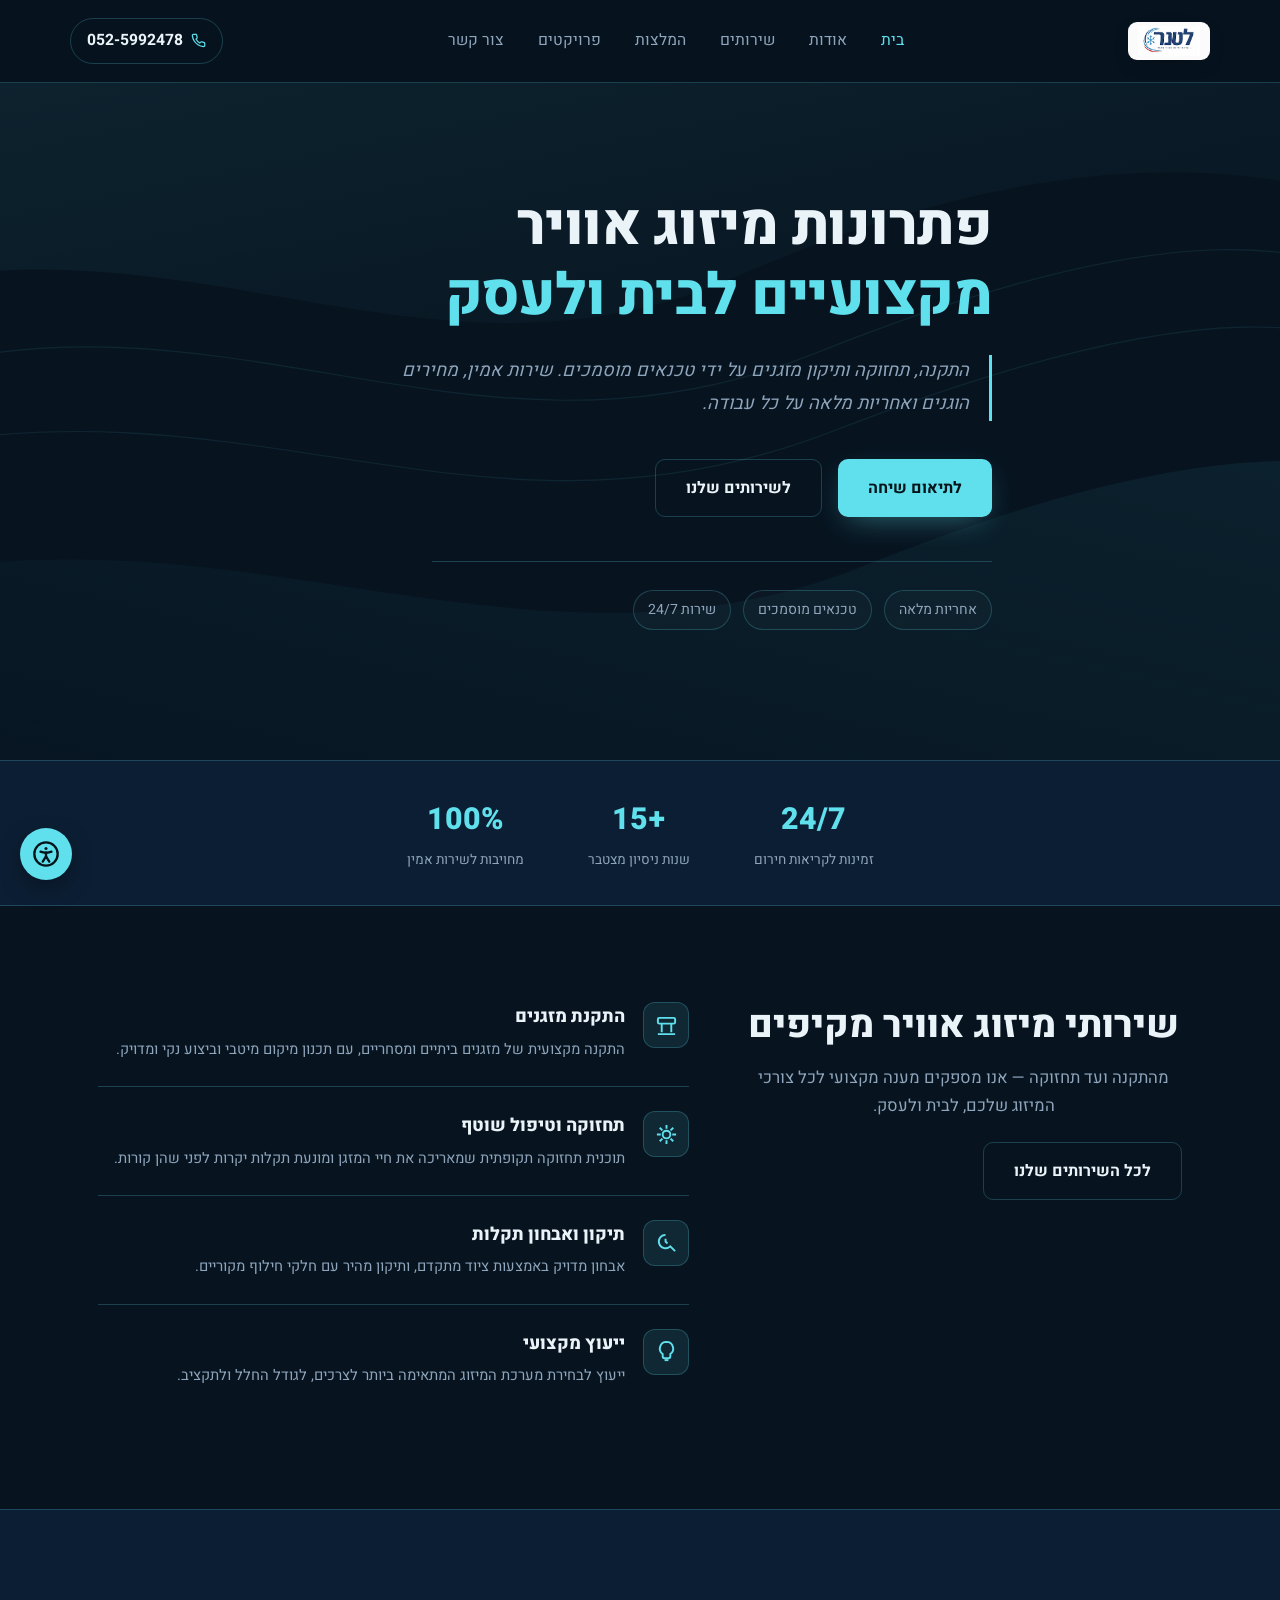
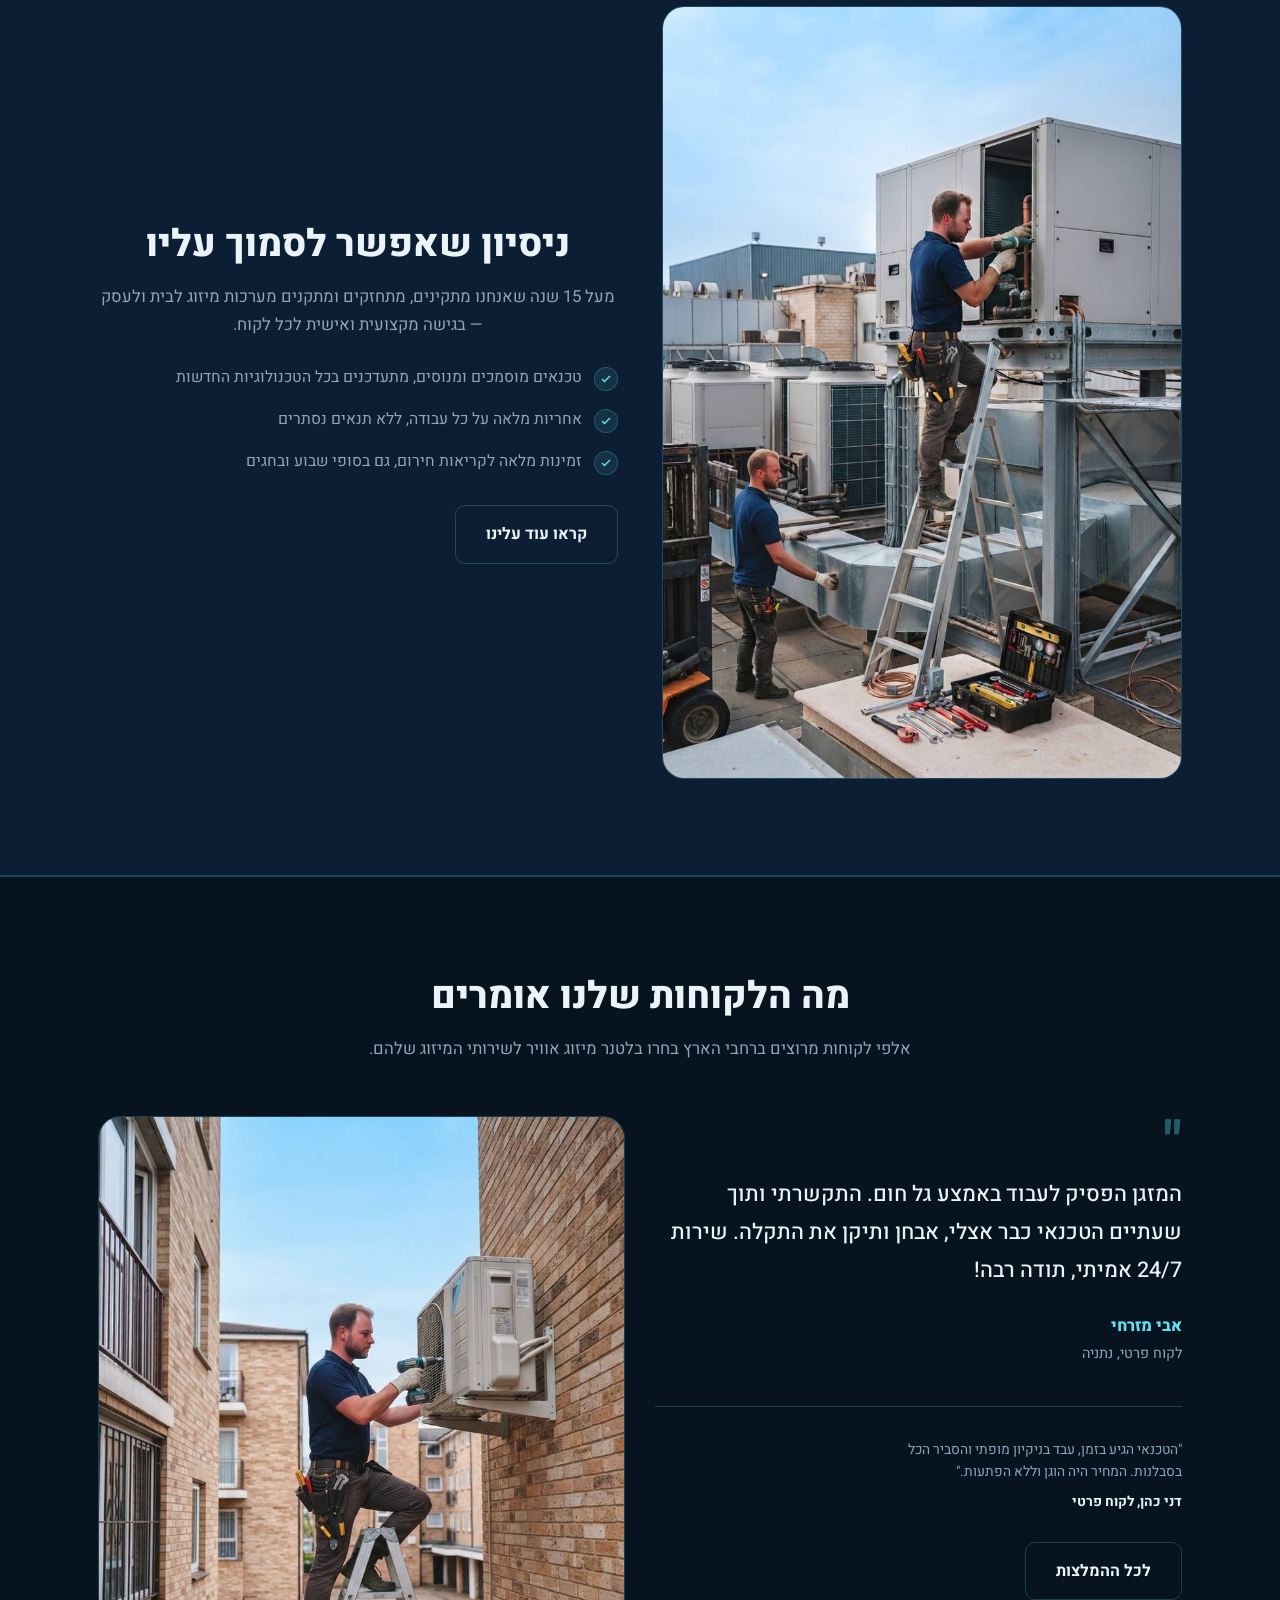
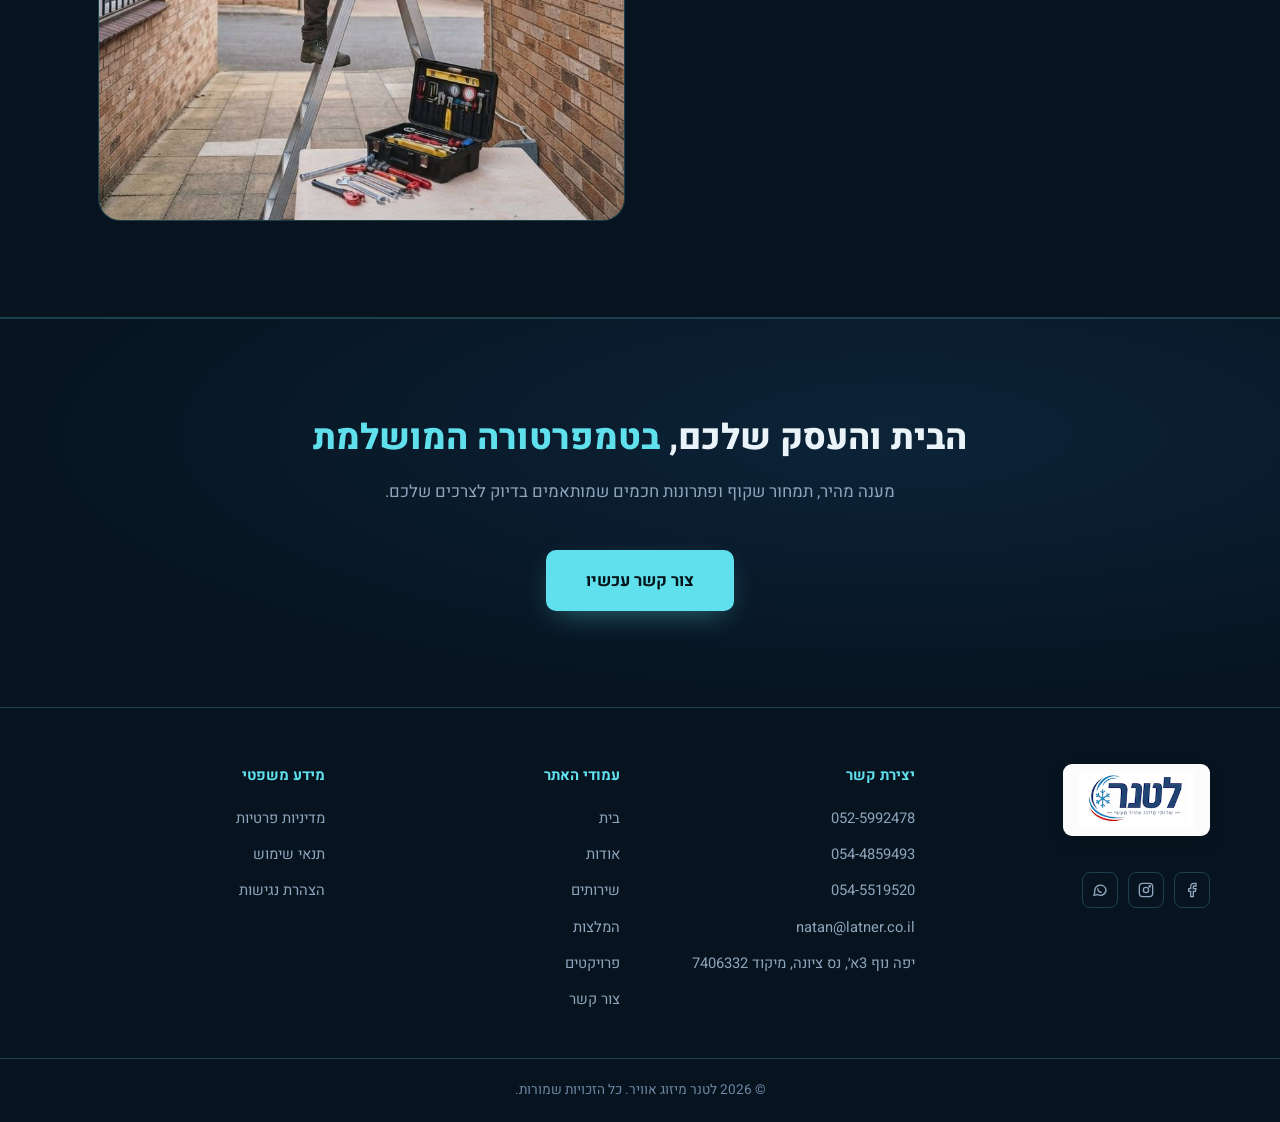
<file: index.html>
<!DOCTYPE html>
<html lang="he" dir="rtl">
<head>
<meta charset="UTF-8">
<meta name="viewport" content="width=device-width, initial-scale=1.0">
<title>לטנר מיזוג אוויר | פתרונות מיזוג מקצועיים לבית ולעסק</title>

<meta name="description" content="לטנר מיזוג אוויר — התקנה, תחזוקה ותיקון מזגנים על ידי טכנאים מוסמכים. שירות אמין, מחירים הוגנים ואחריות מלאה על כל עבודה, לבית ולעסק.">
<meta name="keywords" content="לטנר, מיזוג אוויר, התקנת מזגנים, תחזוקת מזגנים, תיקון מזגנים, מיזוג לעסקים, מערכות מרכזיות, נס ציונה, מרכז והשרון">
<meta name="author" content="לטנר מיזוג אוויר">
<meta name="robots" content="index, follow">
<link rel="canonical" href="https://latner.co.il/index.html">

<meta property="og:type" content="website">
<meta property="og:locale" content="he_IL">
<meta property="og:site_name" content="לטנר מיזוג אוויר">
<meta property="og:title" content="לטנר מיזוג אוויר | פתרונות מיזוג מקצועיים לבית ולעסק">
<meta property="og:description" content="התקנה, תחזוקה ותיקון מזגנים על ידי טכנאים מוסמכים. שירות אמין, מחירים הוגנים ואחריות מלאה על כל עבודה.">
<meta property="og:url" content="https://latner.co.il/index.html">
<meta property="og:image" content="https://latner.co.il/latner-logo-wide.png">

<meta name="twitter:card" content="summary">
<meta name="twitter:title" content="לטנר מיזוג אוויר | פתרונות מיזוג מקצועיים לבית ולעסק">
<meta name="twitter:description" content="התקנה, תחזוקה ותיקון מזגנים על ידי טכנאים מוסמכים. שירות אמין, מחירים הוגנים ואחריות מלאה על כל עבודה.">
<meta name="twitter:image" content="https://latner.co.il/latner-logo-wide.png">

<meta name="theme-color" content="#071420">

<link rel="preload" href="heebo-hebrew-800.woff2" as="font" type="font/woff2" crossorigin>
<link rel="preload" href="heebo-hebrew-400.woff2" as="font" type="font/woff2" crossorigin>
<link rel="stylesheet" href="styles.css">
</head>
<body>
<a href="#main-content" class="skip-link">דלג לתוכן הראשי</a>

<button type="button" class="a11y-btn" id="a11yBtn" aria-label="פתח תפריט נגישות" aria-expanded="false" aria-controls="a11yPanel">
  <svg viewBox="0 0 24 24" fill="none" stroke="currentColor" stroke-width="2" stroke-linecap="round" stroke-linejoin="round" aria-hidden="true">
    <circle cx="12" cy="12" r="10"/>
    <circle cx="12" cy="7.3" r="1.3" fill="currentColor" stroke="none"/>
    <path d="M7.3 10c1.4.6 3 .9 4.7.9s3.3-.3 4.7-.9"/>
    <path d="M12 10.9v3.3"/>
    <path d="M9.2 18.5 12 14l2.8 4.5"/>
  </svg>
</button>

<div class="a11y-panel" id="a11yPanel" role="dialog" aria-label="הגדרות נגישות">
  <h2>הגדרות נגישות</h2>
  <button type="button" id="a11yIncrease">הגדלת טקסט <span>A+</span></button>
  <button type="button" id="a11yDecrease">הקטנת טקסט <span>A-</span></button>
  <button type="button" id="a11yContrast" aria-pressed="false">ניגודיות גבוהה</button>
  <button type="button" id="a11yUnderline" aria-pressed="false">הדגשת קישורים</button>
  <button type="button" class="a11y-reset" id="a11yReset">איפוס הגדרות</button>
</div>

<header id="top">
  <div class="wrap nav-row">
    <a href="index.html" class="brand">
      <span class="logo-chip"><img src="latner-logo-wide.png" alt="לטנר - שירותי מיזוג אוויר מעשי" width="191" height="93"></span>
    </a>
    <nav class="links" aria-label="ניווט ראשי">
      <a href="index.html" class="active" aria-current="page">בית</a>
      <a href="about.html">אודות</a>
      <a href="services.html">שירותים</a>
      <a href="testimonials.html">המלצות</a>
      <a href="projects.html">פרויקטים</a>
      <a href="contact.html">צור קשר</a>
    </nav>
    <div class="header-right">
      <a href="tel:0525992478" class="nav-phone" aria-label="התקשרו אלינו: 052-5992478">
        <svg viewBox="0 0 24 24" fill="none" stroke="currentColor" stroke-width="2" aria-hidden="true"><path d="M22 16.92v3a2 2 0 0 1-2.18 2 19.79 19.79 0 0 1-8.63-3.07 19.5 19.5 0 0 1-6-6 19.79 19.79 0 0 1-3.07-8.67A2 2 0 0 1 4.11 2h3a2 2 0 0 1 2 1.72c.127.96.361 1.903.7 2.81a2 2 0 0 1-.45 2.11L8.09 9.91a16 16 0 0 0 6 6l1.27-1.27a2 2 0 0 1 2.11-.45c.907.339 1.85.573 2.81.7A2 2 0 0 1 22 16.92z"/></svg>
        <span class="txt">052-5992478</span>
      </a>
      <button type="button" class="menu-toggle" id="menuToggle" aria-label="פתח תפריט" aria-expanded="false" aria-controls="mobileMenu">
        <svg viewBox="0 0 24 24" fill="none" stroke="currentColor" stroke-width="2" stroke-linecap="round" aria-hidden="true"><path d="M4 6h16M4 12h16M4 18h16"/></svg>
      </button>
    </div>
  </div>
  <nav class="mobile-menu" id="mobileMenu" aria-label="ניווט נייד">
      <a href="index.html" class="active" aria-current="page">בית</a>
      <a href="about.html">אודות</a>
      <a href="services.html">שירותים</a>
      <a href="testimonials.html">המלצות</a>
      <a href="projects.html">פרויקטים</a>
      <a href="contact.html">צור קשר</a>
      </nav>
</header>

<main id="main-content">

<section class="hero">
  <div class="hero-bg">
    <svg width="100%" height="100%" viewBox="0 0 1440 700" preserveAspectRatio="xMidYMid slice" xmlns="http://www.w3.org/2000/svg" style="position:absolute;inset:0;opacity:0.55;" aria-hidden="true">
      <defs>
        <linearGradient id="g1" x1="0" y1="0" x2="1" y2="1">
          <stop offset="0" stop-color="#5fe0ec" stop-opacity="0.16"/>
          <stop offset="1" stop-color="#5fe0ec" stop-opacity="0"/>
        </linearGradient>
        <linearGradient id="g2" x1="1" y1="0" x2="0" y2="1">
          <stop offset="0" stop-color="#2f8b96" stop-opacity="0.22"/>
          <stop offset="1" stop-color="#2f8b96" stop-opacity="0"/>
        </linearGradient>
      </defs>
      <path d="M -100 220 C 250 120, 500 340, 820 200 S 1400 60, 1600 180 L 1600 -100 L -100 -100 Z" fill="url(#g1)"/>
      <path d="M -100 520 C 300 420, 600 640, 950 500 S 1500 360, 1650 470 L 1650 800 L -100 800 Z" fill="url(#g2)"/>
      <g stroke="#5fe0ec" stroke-opacity="0.16" stroke-width="1.2" fill="none">
        <path d="M -50 300 C 300 200, 550 420, 900 280 S 1450 140, 1550 260"/>
        <path d="M -50 380 C 320 300, 560 500, 920 360 S 1470 220, 1580 340"/>
      </g>
    </svg>
  </div>
  <div class="wrap hero-inner">
    <h1>פתרונות מיזוג אוויר <span>מקצועיים לבית ולעסק</span></h1>
    <blockquote class="hero-quote">התקנה, תחזוקה ותיקון מזגנים על ידי טכנאים מוסמכים. שירות אמין, מחירים הוגנים ואחריות מלאה על כל עבודה.</blockquote>
    <div class="hero-cta">
      <a href="contact.html" class="btn btn-primary">לתיאום שיחה</a>
      <a href="services.html" class="btn btn-ghost">לשירותים שלנו</a>
    </div>
    <div class="hero-divider"></div>
    <div class="hero-tags">
      <span class="hero-tag">אחריות מלאה</span>
      <span class="hero-tag">טכנאים מוסמכים</span>
      <span class="hero-tag">שירות 24/7</span>
    </div>
  </div>
</section>

<section class="trust-bar">
  <div class="trust-item">
    <div class="trust-num">24/7</div>
    <div class="trust-label">זמינות לקריאות חירום</div>
  </div>
  <div class="trust-item">
    <div class="trust-num">+15</div>
    <div class="trust-label">שנות ניסיון מצטבר</div>
  </div>
  <div class="trust-item">
    <div class="trust-num">100%</div>
    <div class="trust-label">מחויבות לשירות אמין</div>
  </div>
</section>

<section class="pad">
  <div class="wrap services-split">
    <div>
      <div class="section-head">
        <h2>שירותי מיזוג אוויר מקיפים</h2>
        <p>מהתקנה ועד תחזוקה — אנו מספקים מענה מקצועי לכל צורכי המיזוג שלכם, לבית ולעסק.</p>
      </div>
      <a href="services.html" class="btn btn-ghost">לכל השירותים שלנו</a>
    </div>
    <ul class="services-list">
      <li class="services-list-item">
        <div class="service-icon">
          <svg viewBox="0 0 24 24" fill="none" stroke="currentColor" stroke-width="2" aria-hidden="true"><rect x="3" y="4" width="18" height="6" rx="1.5"/><path d="M7 10v9M17 10v9M3 21h18M5 7h.01M9 7h.01"/></svg>
        </div>
        <div>
          <h3>התקנת מזגנים</h3>
          <p>התקנה מקצועית של מזגנים ביתיים ומסחריים, עם תכנון מיקום מיטבי וביצוע נקי ומדויק.</p>
        </div>
      </li>
      <li class="services-list-item">
        <div class="service-icon">
          <svg viewBox="0 0 24 24" fill="none" stroke="currentColor" stroke-width="2" aria-hidden="true"><path d="M12 2v4M12 18v4M4.93 4.93l2.83 2.83M16.24 16.24l2.83 2.83M2 12h4M18 12h4M4.93 19.07l2.83-2.83M16.24 7.76l2.83-2.83"/><circle cx="12" cy="12" r="4"/></svg>
        </div>
        <div>
          <h3>תחזוקה וטיפול שוטף</h3>
          <p>תוכנית תחזוקה תקופתית שמאריכה את חיי המזגן ומונעת תקלות יקרות לפני שהן קורות.</p>
        </div>
      </li>
      <li class="services-list-item">
        <div class="service-icon">
          <svg viewBox="0 0 24 24" fill="none" stroke="currentColor" stroke-width="2" aria-hidden="true"><path d="M11 4a7 7 0 1 0 4.9 12L21 21M11 8v3l2 2"/></svg>
        </div>
        <div>
          <h3>תיקון ואבחון תקלות</h3>
          <p>אבחון מדויק באמצעות ציוד מתקדם, ותיקון מהיר עם חלקי חילוף מקוריים.</p>
        </div>
      </li>
      <li class="services-list-item">
        <div class="service-icon">
          <svg viewBox="0 0 24 24" fill="none" stroke="currentColor" stroke-width="2" aria-hidden="true"><path d="M12 2a7 7 0 0 0-4 12.7V17a2 2 0 0 0 2 2h4a2 2 0 0 0 2-2v-2.3A7 7 0 0 0 12 2z"/><path d="M10 21h4"/></svg>
        </div>
        <div>
          <h3>ייעוץ מקצועי</h3>
          <p>ייעוץ לבחירת מערכת המיזוג המתאימה ביותר לצרכים, לגודל החלל ולתקציב.</p>
        </div>
      </li>
    </ul>
  </div>
</section>

<section class="pad" style="background:var(--bg-panel);border-top:1px solid var(--accent-line);border-bottom:1px solid var(--accent-line);">
  <div class="wrap home-split">
    <div class="home-split-photo">
      <img src="latner-install.jpg" alt="טכנאי לטנר מתקינים מערכת מיזוג" width="800" height="1192" loading="lazy">
    </div>
    <div class="home-split-text">
      <div class="section-head">
        <h2>ניסיון שאפשר לסמוך עליו</h2>
        <p>מעל 15 שנה שאנחנו מתקינים, מתחזקים ומתקנים מערכות מיזוג לבית ולעסק — בגישה מקצועית ואישית לכל לקוח.</p>
      </div>
      <ul class="home-split-list">
        <li>
          <span class="check"><svg viewBox="0 0 24 24" fill="none" stroke="currentColor" stroke-width="3" aria-hidden="true"><path d="M20 6 9 17l-5-5"/></svg></span>
          <span class="txt">טכנאים מוסמכים ומנוסים, מתעדכנים בכל הטכנולוגיות החדשות</span>
        </li>
        <li>
          <span class="check"><svg viewBox="0 0 24 24" fill="none" stroke="currentColor" stroke-width="3" aria-hidden="true"><path d="M20 6 9 17l-5-5"/></svg></span>
          <span class="txt">אחריות מלאה על כל עבודה, ללא תנאים נסתרים</span>
        </li>
        <li>
          <span class="check"><svg viewBox="0 0 24 24" fill="none" stroke="currentColor" stroke-width="3" aria-hidden="true"><path d="M20 6 9 17l-5-5"/></svg></span>
          <span class="txt">זמינות מלאה לקריאות חירום, גם בסופי שבוע ובחגים</span>
        </li>
      </ul>
      <a href="about.html" class="btn btn-ghost">קראו עוד עלינו</a>
    </div>
  </div>
</section>

<section class="pad" style="background:var(--bg-deep);border-top:1px solid var(--accent-line);border-bottom:1px solid var(--accent-line);">
  <div class="wrap">
    <div class="section-head">
      <h2>מה הלקוחות שלנו אומרים</h2>
      <p>אלפי לקוחות מרוצים ברחבי הארץ בחרו בלטנר מיזוג אוויר לשירותי המיזוג שלהם.</p>
    </div>
    <div class="contact-split">
      <div class="testimonial-feature" style="text-align:right;margin:0;max-width:none;">
        <div class="quote-mark">"</div>
        <p class="quote">המזגן הפסיק לעבוד באמצע גל חום. התקשרתי ותוך שעתיים הטכנאי כבר אצלי, אבחן ותיקן את התקלה. שירות 24/7 אמיתי, תודה רבה!</p>
        <div class="name">אבי מזרחי</div>
        <div class="role">לקוח פרטי, נתניה</div>

        <div class="testimonial-mini-row" style="justify-content:flex-start;">
          <div class="testimonial-mini" style="text-align:right;">
            <p>"הטכנאי הגיע בזמן, עבד בניקיון מופתי והסביר הכל בסבלנות. המחיר היה הוגן וללא הפתעות."</p>
            <div class="name">דני כהן, לקוח פרטי</div>
          </div>
        </div>

        <a href="testimonials.html" class="btn btn-ghost" style="margin-top:28px;">לכל ההמלצות</a>
      </div>

      <div class="install-illustration">
        <img src="latner-outdoor-install.jpg" alt="טכנאי לטנר מתקין יחידת מיזוג חיצונית" width="800" height="1071" loading="lazy">
      </div>
    </div>
  </div>
</section>

<section class="cta-final pad">
  <div class="wrap">
    <div class="cta-final-inner">
      <h2>הבית והעסק שלכם, <span>בטמפרטורה המושלמת</span></h2>
      <p>מענה מהיר, תמחור שקוף ופתרונות חכמים שמותאמים בדיוק לצרכים שלכם.</p>
      <a href="contact.html" class="btn btn-primary btn-large">צור קשר עכשיו</a>
    </div>
  </div>
</section>

</main>

<footer>
  <nav class="wrap footer-grid" aria-label="ניווט בפוטר">
    <div class="footer-col footer-logo-col">
      <a href="index.html" style="display:flex;align-items:center;margin-bottom:18px;">
        <span class="logo-chip logo-chip-lg"><img src="latner-logo-wide.png" alt="לטנר - שירותי מיזוג אוויר מעשי" width="191" height="93"></span>
      </a>
      <div class="footer-social">
        <a href="#" aria-label="פייסבוק"><svg viewBox="0 0 24 24" fill="none" stroke="currentColor" stroke-width="2" aria-hidden="true"><path d="M18 2h-3a5 5 0 0 0-5 5v3H7v4h3v8h4v-8h3l1-4h-4V7a1 1 0 0 1 1-1h3z"/></svg></a>
        <a href="#" aria-label="אינסטגרם"><svg viewBox="0 0 24 24" fill="none" stroke="currentColor" stroke-width="2" aria-hidden="true"><rect x="2" y="2" width="20" height="20" rx="5"/><circle cx="12" cy="12" r="4"/><circle cx="17.5" cy="6.5" r="1"/></svg></a>
        <a href="#" aria-label="וואטסאפ"><svg viewBox="0 0 24 24" fill="none" stroke="currentColor" stroke-width="2" aria-hidden="true"><path d="M21 11.5a8.5 8.5 0 0 1-12.8 7.3L3 20l1.2-5a8.5 8.5 0 1 1 16.8-3.5z"/><path d="M8.5 9.5c0 3.5 2.5 6 6 6"/></svg></a>
      </div>
    </div>
    <div class="footer-col">
      <h5>יצירת קשר</h5>
      <ul>
        <li><a href="tel:0525992478">052-5992478</a></li>
        <li><a href="tel:0544859493">054-4859493</a></li>
        <li><a href="tel:0545519520">054-5519520</a></li>
        <li><a href="mailto:natan@latner.co.il">natan@latner.co.il</a></li>
        <li>יפה נוף 3א׳, נס ציונה, מיקוד 7406332</li>
      </ul>
    </div>
    <div class="footer-col">
      <h5>עמודי האתר</h5>
      <ul>
        <li><a href="index.html">בית</a></li>
        <li><a href="about.html">אודות</a></li>
        <li><a href="services.html">שירותים</a></li>
        <li><a href="testimonials.html">המלצות</a></li>
        <li><a href="projects.html">פרויקטים</a></li>
        <li><a href="contact.html">צור קשר</a></li>
      </ul>
    </div>
    <div class="footer-col">
      <h5>מידע משפטי</h5>
      <ul>
        <li><a href="privacy-policy.html">מדיניות פרטיות</a></li>
        <li><a href="terms-of-service.html">תנאי שימוש</a></li>
        <li><a href="accessibility-statement.html">הצהרת נגישות</a></li>
      </ul>
    </div>
  </nav>
  <div class="footer-bottom">© 2026 לטנר מיזוג אוויר. כל הזכויות שמורות.</div>
</footer>

<script>
  (function(){
    var toggle = document.getElementById('menuToggle');
    var menu = document.getElementById('mobileMenu');
    if(!toggle || !menu) return;
    toggle.addEventListener('click', function(){
      var isOpen = menu.classList.toggle('open');
      toggle.setAttribute('aria-expanded', isOpen ? 'true' : 'false');
    });
    menu.querySelectorAll('a').forEach(function(a){
      a.addEventListener('click', function(){
        menu.classList.remove('open');
        toggle.setAttribute('aria-expanded', 'false');
      });
    });
  })();
</script>
<script>
  (function(){
    try{
      var btn = document.getElementById('a11yBtn');
      var panel = document.getElementById('a11yPanel');
      var root = document.documentElement;
      if(!btn || !panel) return;
      var incBtn = document.getElementById('a11yIncrease');
      var decBtn = document.getElementById('a11yDecrease');
      var contrastBtn = document.getElementById('a11yContrast');
      var underlineBtn = document.getElementById('a11yUnderline');
      var resetBtn = document.getElementById('a11yReset');

      function apply(){
        var scale = parseFloat(localStorage.getItem('a11y-scale') || '1');
        root.style.fontSize = (scale*100) + '%';
        var contrast = localStorage.getItem('a11y-contrast') === '1';
        root.classList.toggle('a11y-contrast', contrast);
        var underline = localStorage.getItem('a11y-underline') === '1';
        root.classList.toggle('a11y-underline', underline);
        contrastBtn.setAttribute('aria-pressed', contrast ? 'true' : 'false');
        underlineBtn.setAttribute('aria-pressed', underline ? 'true' : 'false');
      }

      btn.addEventListener('click', function(){
        var isOpen = panel.classList.toggle('open');
        btn.setAttribute('aria-expanded', isOpen ? 'true' : 'false');
      });
      incBtn.addEventListener('click', function(){
        var scale = Math.min(1.5, parseFloat(localStorage.getItem('a11y-scale') || '1') + 0.1);
        localStorage.setItem('a11y-scale', scale);
        apply();
      });
      decBtn.addEventListener('click', function(){
        var scale = Math.max(0.8, parseFloat(localStorage.getItem('a11y-scale') || '1') - 0.1);
        localStorage.setItem('a11y-scale', scale);
        apply();
      });
      contrastBtn.addEventListener('click', function(){
        var contrast = localStorage.getItem('a11y-contrast') === '1';
        localStorage.setItem('a11y-contrast', contrast ? '0' : '1');
        apply();
      });
      underlineBtn.addEventListener('click', function(){
        var underline = localStorage.getItem('a11y-underline') === '1';
        localStorage.setItem('a11y-underline', underline ? '0' : '1');
        apply();
      });
      resetBtn.addEventListener('click', function(){
        localStorage.removeItem('a11y-scale');
        localStorage.removeItem('a11y-contrast');
        localStorage.removeItem('a11y-underline');
        apply();
      });

      apply();
    }catch(e){}
  })();
</script>
</body>
</html>
</file>
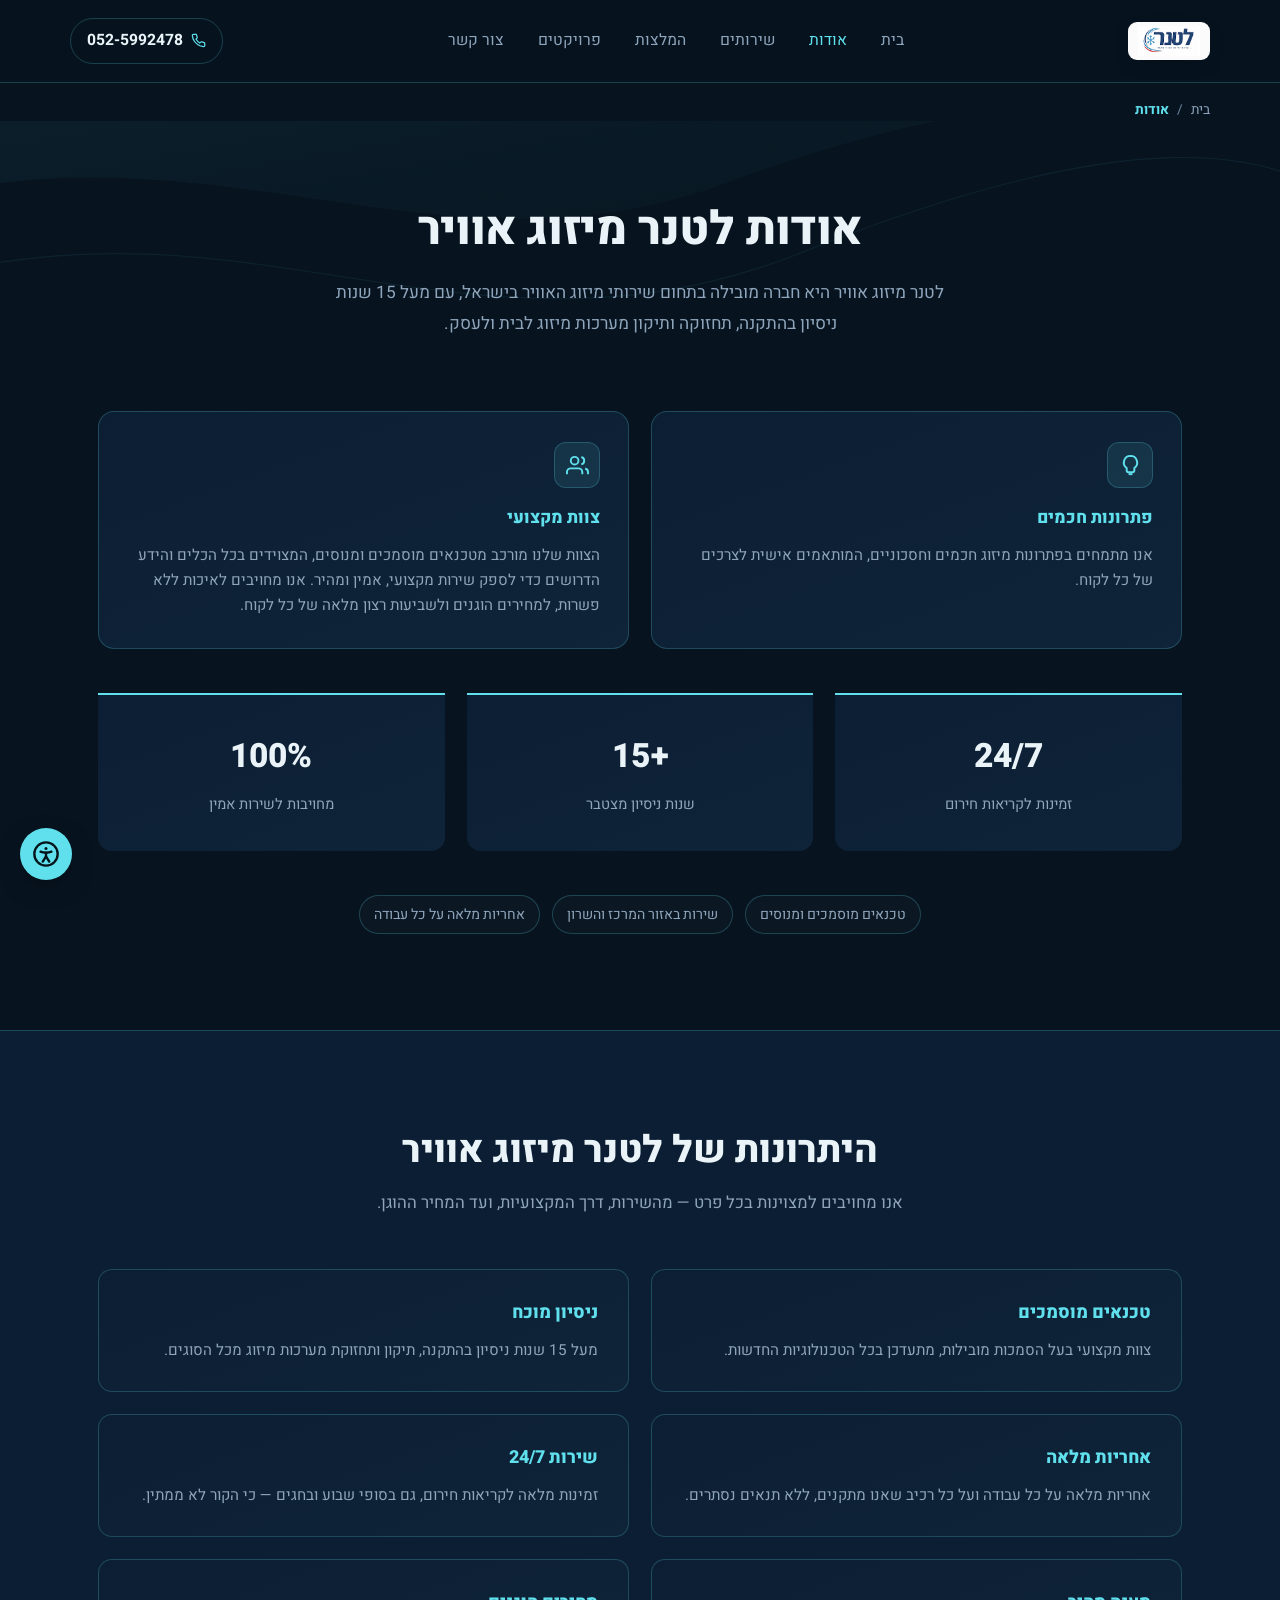
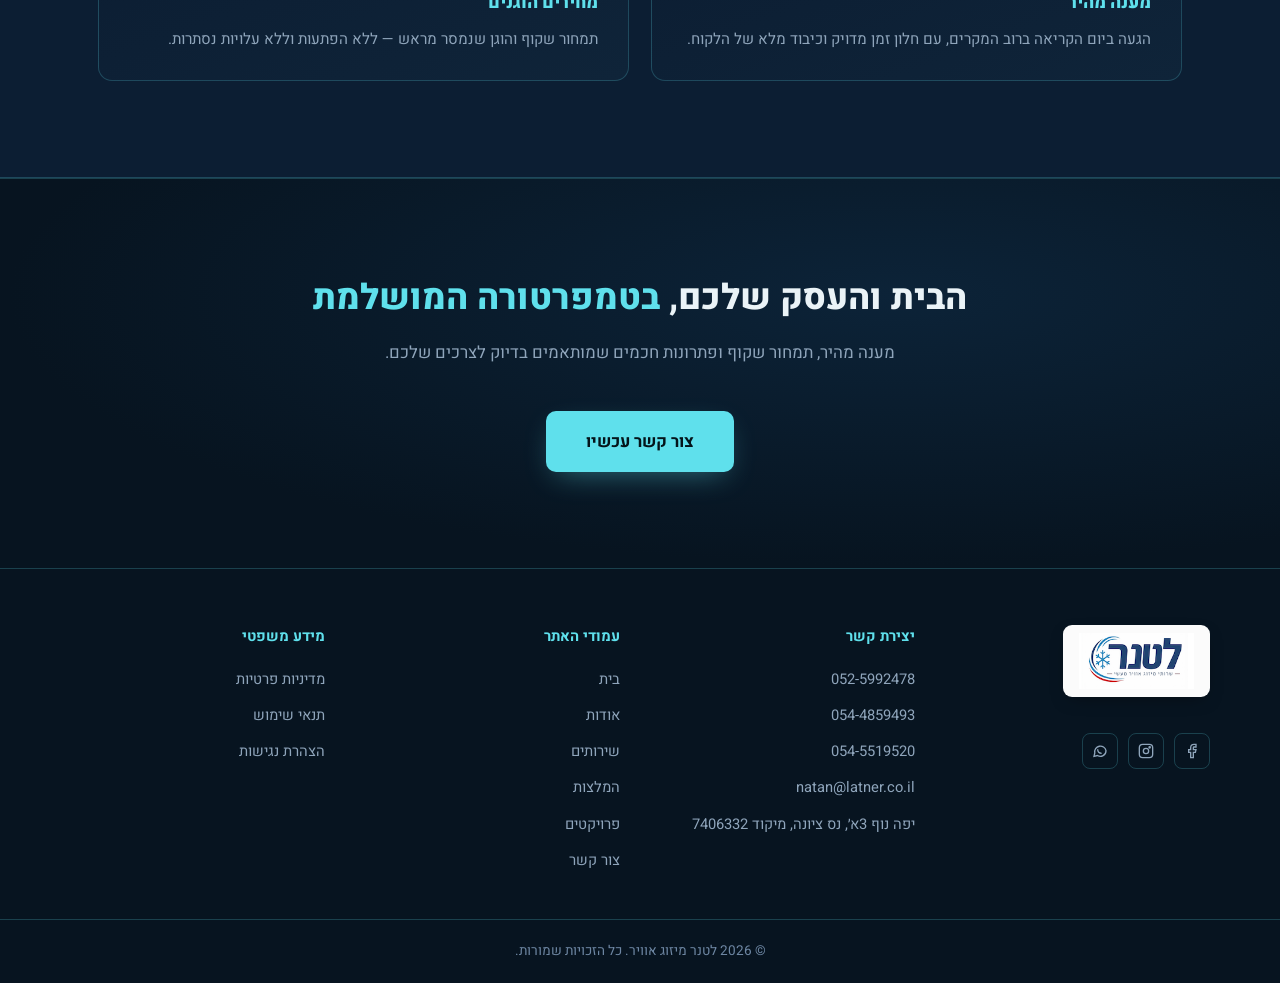
<file: about.html>
<!DOCTYPE html>
<html lang="he" dir="rtl">
<head>
<meta charset="UTF-8">
<meta name="viewport" content="width=device-width, initial-scale=1.0">
<title>אודות | לטנר מיזוג אוויר</title>

<meta name="description" content="אודות לטנר מיזוג אוויר — מעל 15 שנות ניסיון בהתקנה, תחזוקה ותיקון מערכות מיזוג לבית ולעסק באזור המרכז והשרון.">
<meta name="keywords" content="לטנר, מיזוג אוויר, אודות, ניסיון, טכנאים מוסמכים, נס ציונה, מרכז והשרון">
<meta name="author" content="לטנר מיזוג אוויר">
<meta name="robots" content="index, follow">
<link rel="canonical" href="https://latner.co.il/about.html">

<meta property="og:type" content="website">
<meta property="og:locale" content="he_IL">
<meta property="og:site_name" content="לטנר מיזוג אוויר">
<meta property="og:title" content="אודות | לטנר מיזוג אוויר">
<meta property="og:description" content="מעל 15 שנות ניסיון בהתקנה, תחזוקה ותיקון מערכות מיזוג לבית ולעסק.">
<meta property="og:url" content="https://latner.co.il/about.html">
<meta property="og:image" content="https://latner.co.il/latner-logo-wide.png">

<meta name="twitter:card" content="summary">
<meta name="twitter:title" content="אודות | לטנר מיזוג אוויר">
<meta name="twitter:description" content="מעל 15 שנות ניסיון בהתקנה, תחזוקה ותיקון מערכות מיזוג לבית ולעסק.">
<meta name="twitter:image" content="https://latner.co.il/latner-logo-wide.png">

<meta name="theme-color" content="#071420">

<link rel="preload" href="heebo-hebrew-800.woff2" as="font" type="font/woff2" crossorigin>
<link rel="preload" href="heebo-hebrew-400.woff2" as="font" type="font/woff2" crossorigin>
<link rel="stylesheet" href="styles.css">
<script type="application/ld+json">
{
  "@context": "https://schema.org",
  "@type": "BreadcrumbList",
  "itemListElement": [
    {"@type": "ListItem", "position": 1, "name": "בית", "item": "https://latner.co.il/index.html"},
    {"@type": "ListItem", "position": 2, "name": "אודות", "item": "https://latner.co.il/about.html"}
  ]
}
</script>
</head>
<body>
<a href="#main-content" class="skip-link">דלג לתוכן הראשי</a>

<button type="button" class="a11y-btn" id="a11yBtn" aria-label="פתח תפריט נגישות" aria-expanded="false" aria-controls="a11yPanel">
  <svg viewBox="0 0 24 24" fill="none" stroke="currentColor" stroke-width="2" stroke-linecap="round" stroke-linejoin="round" aria-hidden="true">
    <circle cx="12" cy="12" r="10"/>
    <circle cx="12" cy="7.3" r="1.3" fill="currentColor" stroke="none"/>
    <path d="M7.3 10c1.4.6 3 .9 4.7.9s3.3-.3 4.7-.9"/>
    <path d="M12 10.9v3.3"/>
    <path d="M9.2 18.5 12 14l2.8 4.5"/>
  </svg>
</button>

<div class="a11y-panel" id="a11yPanel" role="dialog" aria-label="הגדרות נגישות">
  <h2>הגדרות נגישות</h2>
  <button type="button" id="a11yIncrease">הגדלת טקסט <span>A+</span></button>
  <button type="button" id="a11yDecrease">הקטנת טקסט <span>A-</span></button>
  <button type="button" id="a11yContrast" aria-pressed="false">ניגודיות גבוהה</button>
  <button type="button" id="a11yUnderline" aria-pressed="false">הדגשת קישורים</button>
  <button type="button" class="a11y-reset" id="a11yReset">איפוס הגדרות</button>
</div>

<header id="top">
  <div class="wrap nav-row">
    <a href="index.html" class="brand">
      <span class="logo-chip"><img src="latner-logo-wide.png" alt="לטנר - שירותי מיזוג אוויר מעשי" width="191" height="93"></span>
    </a>
    <nav class="links" aria-label="ניווט ראשי">
      <a href="index.html">בית</a>
      <a href="about.html" class="active" aria-current="page">אודות</a>
      <a href="services.html">שירותים</a>
      <a href="testimonials.html">המלצות</a>
      <a href="projects.html">פרויקטים</a>
      <a href="contact.html">צור קשר</a>
    </nav>
    <div class="header-right">
      <a href="tel:0525992478" class="nav-phone" aria-label="התקשרו אלינו: 052-5992478">
        <svg viewBox="0 0 24 24" fill="none" stroke="currentColor" stroke-width="2" aria-hidden="true"><path d="M22 16.92v3a2 2 0 0 1-2.18 2 19.79 19.79 0 0 1-8.63-3.07 19.5 19.5 0 0 1-6-6 19.79 19.79 0 0 1-3.07-8.67A2 2 0 0 1 4.11 2h3a2 2 0 0 1 2 1.72c.127.96.361 1.903.7 2.81a2 2 0 0 1-.45 2.11L8.09 9.91a16 16 0 0 0 6 6l1.27-1.27a2 2 0 0 1 2.11-.45c.907.339 1.85.573 2.81.7A2 2 0 0 1 22 16.92z"/></svg>
        <span class="txt">052-5992478</span>
      </a>
      <button type="button" class="menu-toggle" id="menuToggle" aria-label="פתח תפריט" aria-expanded="false" aria-controls="mobileMenu">
        <svg viewBox="0 0 24 24" fill="none" stroke="currentColor" stroke-width="2" stroke-linecap="round" aria-hidden="true"><path d="M4 6h16M4 12h16M4 18h16"/></svg>
      </button>
    </div>
  </div>
  <nav class="mobile-menu" id="mobileMenu" aria-label="ניווט נייד">
      <a href="index.html">בית</a>
      <a href="about.html" class="active" aria-current="page">אודות</a>
      <a href="services.html">שירותים</a>
      <a href="testimonials.html">המלצות</a>
      <a href="projects.html">פרויקטים</a>
      <a href="contact.html">צור קשר</a>
      </nav>
</header>

<main id="main-content">

<div class="wrap breadcrumbs">
  <a href="index.html">בית</a>
  <span class="sep">/</span>
  <span class="current">אודות</span>
</div>

<section class="page-hero">
  <div class="page-hero-bg">
    <svg width="100%" height="100%" viewBox="0 0 1440 500" preserveAspectRatio="xMidYMid slice" xmlns="http://www.w3.org/2000/svg" style="position:absolute;inset:0;opacity:0.5;" aria-hidden="true">
      <defs>
        <linearGradient id="g1" x1="0" y1="0" x2="1" y2="1">
          <stop offset="0" stop-color="#5fe0ec" stop-opacity="0.16"/>
          <stop offset="1" stop-color="#5fe0ec" stop-opacity="0"/>
        </linearGradient>
      </defs>
      <path d="M -100 180 C 250 90, 500 280, 820 160 S 1400 40, 1600 140 L 1600 -100 L -100 -100 Z" fill="url(#g1)"/>
      <g stroke="#5fe0ec" stroke-opacity="0.14" stroke-width="1.2" fill="none">
        <path d="M -50 260 C 300 180, 550 380, 900 240 S 1450 100, 1550 220"/>
      </g>
    </svg>
  </div>
  <div class="wrap page-hero-inner">
    <h1>אודות לטנר מיזוג אוויר</h1>
    <p class="lead">לטנר מיזוג אוויר היא חברה מובילה בתחום שירותי מיזוג האוויר בישראל, עם מעל 15 שנות ניסיון בהתקנה, תחזוקה ותיקון מערכות מיזוג לבית ולעסק.</p>
  </div>
</section>

<section class="pad" style="padding-top:0;">
  <div class="wrap">
    <div class="about-features">
      <div class="about-feature-card">
        <div class="service-icon">
          <svg viewBox="0 0 24 24" fill="none" stroke="currentColor" stroke-width="2" aria-hidden="true"><path d="M12 2a7 7 0 0 0-4 12.7V17a2 2 0 0 0 2 2h4a2 2 0 0 0 2-2v-2.3A7 7 0 0 0 12 2z"/><path d="M10 21h4"/></svg>
        </div>
        <h4>פתרונות חכמים</h4>
        <p>אנו מתמחים בפתרונות מיזוג חכמים וחסכוניים, המותאמים אישית לצרכים של כל לקוח.</p>
      </div>
      <div class="about-feature-card">
        <div class="service-icon">
          <svg viewBox="0 0 24 24" fill="none" stroke="currentColor" stroke-width="2" aria-hidden="true"><path d="M17 21v-2a4 4 0 0 0-4-4H5a4 4 0 0 0-4 4v2"/><circle cx="9" cy="7" r="4"/><path d="M23 21v-2a4 4 0 0 0-3-3.87"/><path d="M16 3.13a4 4 0 0 1 0 7.75"/></svg>
        </div>
        <h4>צוות מקצועי</h4>
        <p>הצוות שלנו מורכב מטכנאים מוסמכים ומנוסים, המצוידים בכל הכלים והידע הדרושים כדי לספק שירות מקצועי, אמין ומהיר. אנו מחויבים לאיכות ללא פשרות, למחירים הוגנים ולשביעות רצון מלאה של כל לקוח.</p>
      </div>
    </div>

    <div class="stats-grid">
      <div class="stat-card">
        <div class="stat-num">24/7</div>
        <div class="stat-label">זמינות לקריאות חירום</div>
      </div>
      <div class="stat-card">
        <div class="stat-num">+15</div>
        <div class="stat-label">שנות ניסיון מצטבר</div>
      </div>
      <div class="stat-card">
        <div class="stat-num">100%</div>
        <div class="stat-label">מחויבות לשירות אמין</div>
      </div>
    </div>

    <div class="hero-tags" style="justify-content:center;margin-top:44px;">
      <span class="hero-tag">טכנאים מוסמכים ומנוסים</span>
      <span class="hero-tag">שירות באזור המרכז והשרון</span>
      <span class="hero-tag">אחריות מלאה על כל עבודה</span>
    </div>
  </div>
</section>

<section class="pad" style="background:var(--bg-panel);border-top:1px solid var(--accent-line);border-bottom:1px solid var(--accent-line);">
  <div class="wrap">
    <div class="section-head">
      <h2>היתרונות של לטנר מיזוג אוויר</h2>
      <p>אנו מחויבים למצוינות בכל פרט — מהשירות, דרך המקצועיות, ועד המחיר ההוגן.</p>
    </div>
    <div class="why-grid" style="margin-top:36px;">
      <div class="why-card">
        <h4>טכנאים מוסמכים</h4>
        <p>צוות מקצועי בעל הסמכות מובילות, מתעדכן בכל הטכנולוגיות החדשות.</p>
      </div>
      <div class="why-card">
        <h4>ניסיון מוכח</h4>
        <p>מעל 15 שנות ניסיון בהתקנה, תיקון ותחזוקת מערכות מיזוג מכל הסוגים.</p>
      </div>
      <div class="why-card">
        <h4>אחריות מלאה</h4>
        <p>אחריות מלאה על כל עבודה ועל כל רכיב שאנו מתקנים, ללא תנאים נסתרים.</p>
      </div>
      <div class="why-card">
        <h4>שירות 24/7</h4>
        <p>זמינות מלאה לקריאות חירום, גם בסופי שבוע ובחגים — כי הקור לא ממתין.</p>
      </div>
      <div class="why-card">
        <h4>מענה מהיר</h4>
        <p>הגעה ביום הקריאה ברוב המקרים, עם חלון זמן מדויק וכיבוד מלא של הלקוח.</p>
      </div>
      <div class="why-card">
        <h4>מחירים הוגנים</h4>
        <p>תמחור שקוף והוגן שנמסר מראש — ללא הפתעות וללא עלויות נסתרות.</p>
      </div>
    </div>
  </div>
</section>

<section class="cta-final pad">
  <div class="wrap">
    <div class="cta-final-inner">
      <h2>הבית והעסק שלכם, <span>בטמפרטורה המושלמת</span></h2>
      <p>מענה מהיר, תמחור שקוף ופתרונות חכמים שמותאמים בדיוק לצרכים שלכם.</p>
      <a href="contact.html" class="btn btn-primary btn-large">צור קשר עכשיו</a>
    </div>
  </div>
</section>

</main>

<footer>
  <nav class="wrap footer-grid" aria-label="ניווט בפוטר">
    <div class="footer-col footer-logo-col">
      <a href="index.html" style="display:flex;align-items:center;margin-bottom:18px;">
        <span class="logo-chip logo-chip-lg"><img src="latner-logo-wide.png" alt="לטנר - שירותי מיזוג אוויר מעשי" width="191" height="93"></span>
      </a>
      <div class="footer-social">
        <a href="#" aria-label="פייסבוק"><svg viewBox="0 0 24 24" fill="none" stroke="currentColor" stroke-width="2" aria-hidden="true"><path d="M18 2h-3a5 5 0 0 0-5 5v3H7v4h3v8h4v-8h3l1-4h-4V7a1 1 0 0 1 1-1h3z"/></svg></a>
        <a href="#" aria-label="אינסטגרם"><svg viewBox="0 0 24 24" fill="none" stroke="currentColor" stroke-width="2" aria-hidden="true"><rect x="2" y="2" width="20" height="20" rx="5"/><circle cx="12" cy="12" r="4"/><circle cx="17.5" cy="6.5" r="1"/></svg></a>
        <a href="#" aria-label="וואטסאפ"><svg viewBox="0 0 24 24" fill="none" stroke="currentColor" stroke-width="2" aria-hidden="true"><path d="M21 11.5a8.5 8.5 0 0 1-12.8 7.3L3 20l1.2-5a8.5 8.5 0 1 1 16.8-3.5z"/><path d="M8.5 9.5c0 3.5 2.5 6 6 6"/></svg></a>
      </div>
    </div>
    <div class="footer-col">
      <h5>יצירת קשר</h5>
      <ul>
        <li><a href="tel:0525992478">052-5992478</a></li>
        <li><a href="tel:0544859493">054-4859493</a></li>
        <li><a href="tel:0545519520">054-5519520</a></li>
        <li><a href="mailto:natan@latner.co.il">natan@latner.co.il</a></li>
        <li>יפה נוף 3א׳, נס ציונה, מיקוד 7406332</li>
      </ul>
    </div>
    <div class="footer-col">
      <h5>עמודי האתר</h5>
      <ul>
        <li><a href="index.html">בית</a></li>
        <li><a href="about.html">אודות</a></li>
        <li><a href="services.html">שירותים</a></li>
        <li><a href="testimonials.html">המלצות</a></li>
        <li><a href="projects.html">פרויקטים</a></li>
        <li><a href="contact.html">צור קשר</a></li>
      </ul>
    </div>
    <div class="footer-col">
      <h5>מידע משפטי</h5>
      <ul>
        <li><a href="privacy-policy.html">מדיניות פרטיות</a></li>
        <li><a href="terms-of-service.html">תנאי שימוש</a></li>
        <li><a href="accessibility-statement.html">הצהרת נגישות</a></li>
      </ul>
    </div>
  </nav>
  <div class="footer-bottom">© 2026 לטנר מיזוג אוויר. כל הזכויות שמורות.</div>
</footer>

<script>
  (function(){
    var toggle = document.getElementById('menuToggle');
    var menu = document.getElementById('mobileMenu');
    if(!toggle || !menu) return;
    toggle.addEventListener('click', function(){
      var isOpen = menu.classList.toggle('open');
      toggle.setAttribute('aria-expanded', isOpen ? 'true' : 'false');
    });
    menu.querySelectorAll('a').forEach(function(a){
      a.addEventListener('click', function(){
        menu.classList.remove('open');
        toggle.setAttribute('aria-expanded', 'false');
      });
    });
  })();
</script>
<script>
  (function(){
    try{
      var btn = document.getElementById('a11yBtn');
      var panel = document.getElementById('a11yPanel');
      var root = document.documentElement;
      if(!btn || !panel) return;
      var incBtn = document.getElementById('a11yIncrease');
      var decBtn = document.getElementById('a11yDecrease');
      var contrastBtn = document.getElementById('a11yContrast');
      var underlineBtn = document.getElementById('a11yUnderline');
      var resetBtn = document.getElementById('a11yReset');

      function apply(){
        var scale = parseFloat(localStorage.getItem('a11y-scale') || '1');
        root.style.fontSize = (scale*100) + '%';
        var contrast = localStorage.getItem('a11y-contrast') === '1';
        root.classList.toggle('a11y-contrast', contrast);
        var underline = localStorage.getItem('a11y-underline') === '1';
        root.classList.toggle('a11y-underline', underline);
        contrastBtn.setAttribute('aria-pressed', contrast ? 'true' : 'false');
        underlineBtn.setAttribute('aria-pressed', underline ? 'true' : 'false');
      }

      btn.addEventListener('click', function(){
        var isOpen = panel.classList.toggle('open');
        btn.setAttribute('aria-expanded', isOpen ? 'true' : 'false');
      });
      incBtn.addEventListener('click', function(){
        var scale = Math.min(1.5, parseFloat(localStorage.getItem('a11y-scale') || '1') + 0.1);
        localStorage.setItem('a11y-scale', scale);
        apply();
      });
      decBtn.addEventListener('click', function(){
        var scale = Math.max(0.8, parseFloat(localStorage.getItem('a11y-scale') || '1') - 0.1);
        localStorage.setItem('a11y-scale', scale);
        apply();
      });
      contrastBtn.addEventListener('click', function(){
        var contrast = localStorage.getItem('a11y-contrast') === '1';
        localStorage.setItem('a11y-contrast', contrast ? '0' : '1');
        apply();
      });
      underlineBtn.addEventListener('click', function(){
        var underline = localStorage.getItem('a11y-underline') === '1';
        localStorage.setItem('a11y-underline', underline ? '0' : '1');
        apply();
      });
      resetBtn.addEventListener('click', function(){
        localStorage.removeItem('a11y-scale');
        localStorage.removeItem('a11y-contrast');
        localStorage.removeItem('a11y-underline');
        apply();
      });

      apply();
    }catch(e){}
  })();
</script>
</body>
</html>
</file>
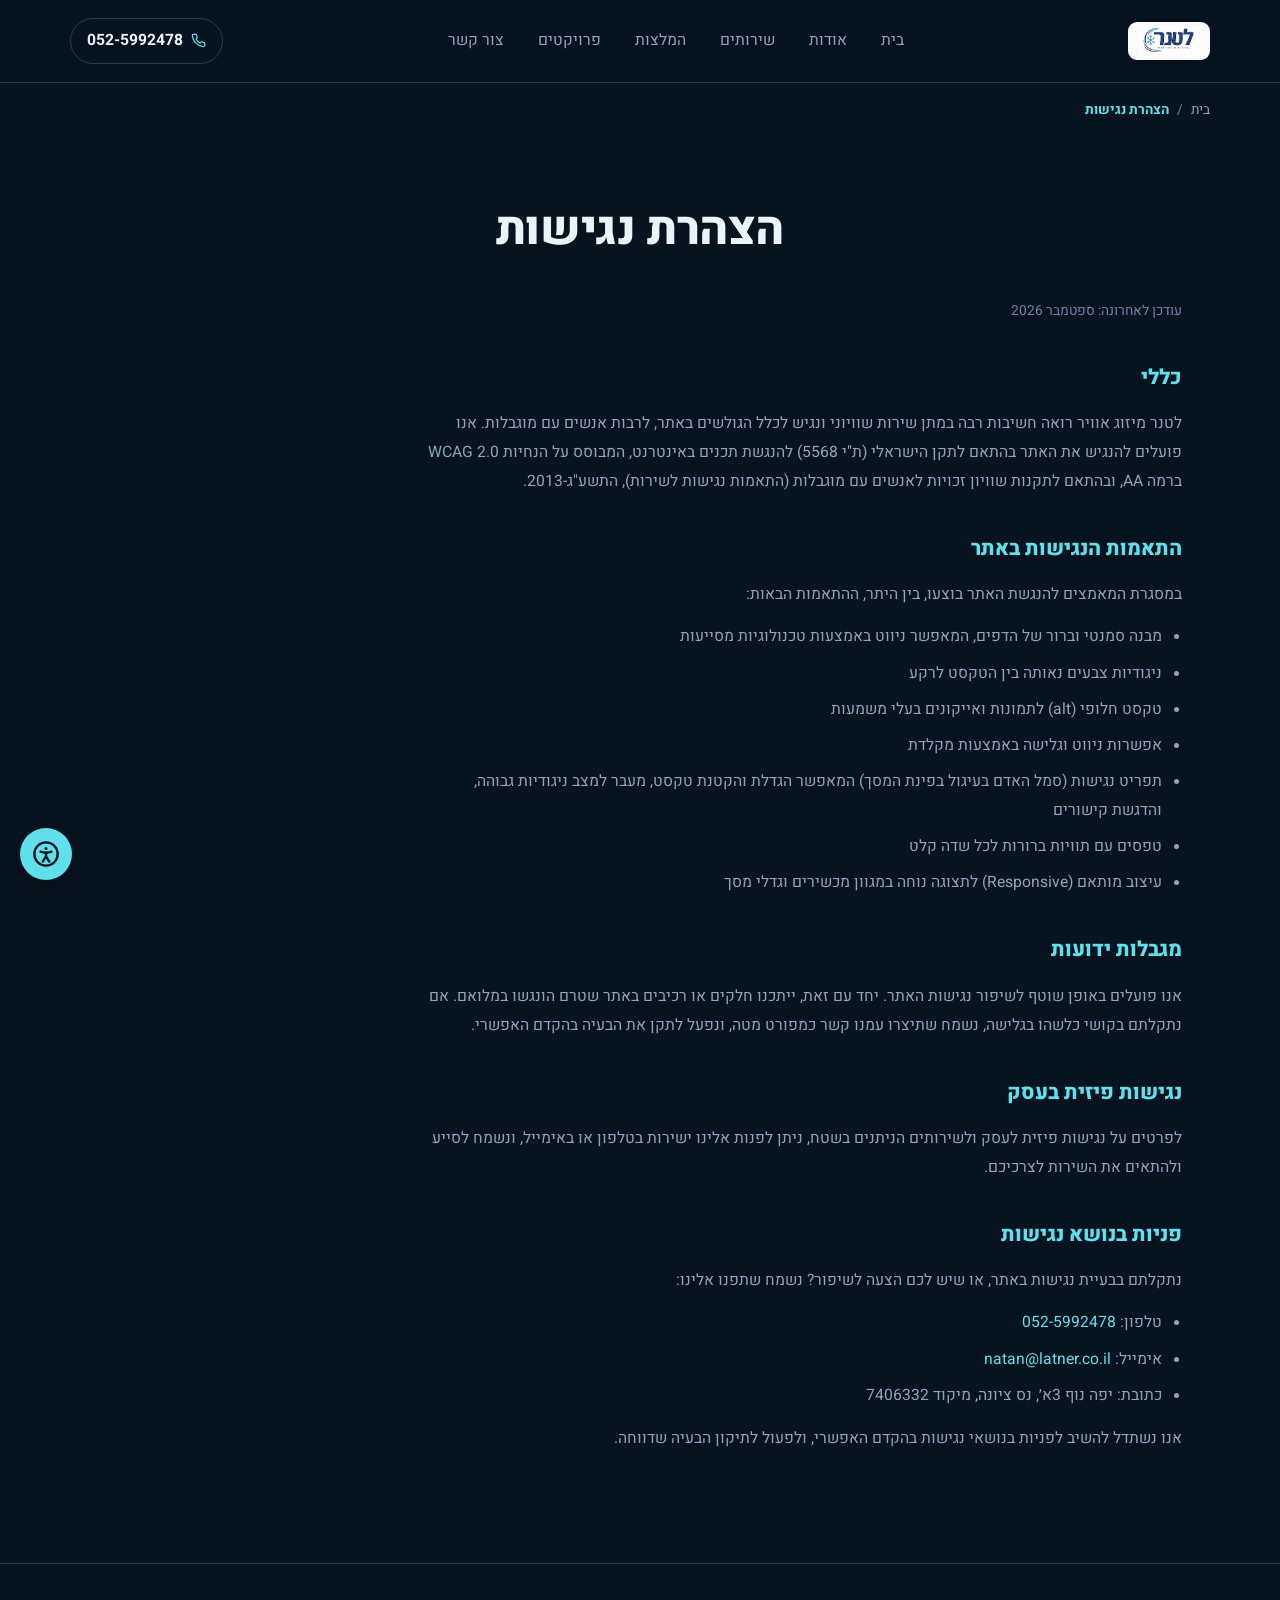
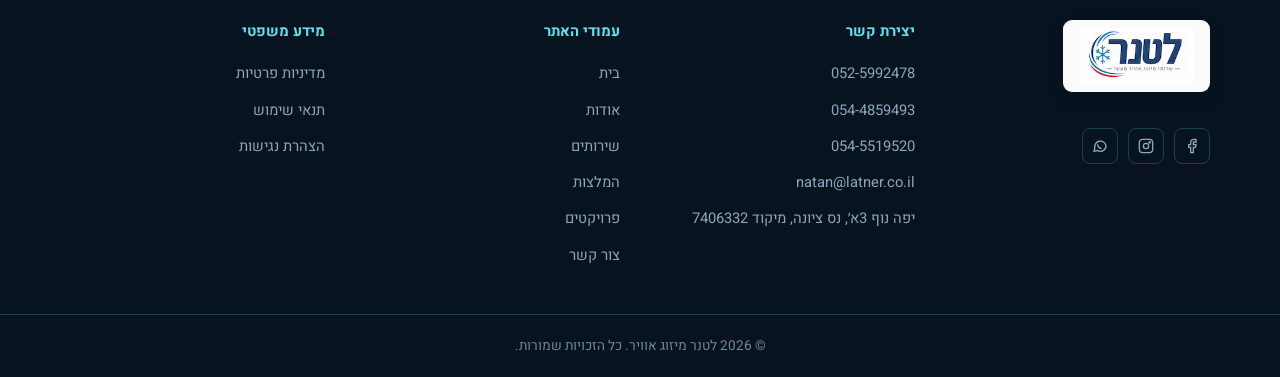
<file: accessibility-statement.html>
<!DOCTYPE html>
<html lang="he" dir="rtl">
<head>
<meta charset="UTF-8">
<meta name="viewport" content="width=device-width, initial-scale=1.0">
<title>הצהרת נגישות | לטנר מיזוג אוויר</title>

<meta name="description" content="הצהרת הנגישות של אתר לטנר מיזוג אוויר — המאמצים וההתאמות שבוצעו כדי להנגיש את האתר לכלל המשתמשים.">
<meta name="keywords" content="לטנר, מיזוג אוויר, הצהרת נגישות, נגישות">
<meta name="author" content="לטנר מיזוג אוויר">
<meta name="robots" content="index, follow">
<link rel="canonical" href="https://latner.co.il/accessibility-statement.html">

<meta property="og:type" content="website">
<meta property="og:locale" content="he_IL">
<meta property="og:site_name" content="לטנר מיזוג אוויר">
<meta property="og:title" content="הצהרת נגישות | לטנר מיזוג אוויר">
<meta property="og:description" content="המאמצים וההתאמות שבוצעו כדי להנגיש את אתר לטנר מיזוג אוויר לכלל המשתמשים.">
<meta property="og:url" content="https://latner.co.il/accessibility-statement.html">
<meta property="og:image" content="https://latner.co.il/latner-logo-wide.png">

<meta name="twitter:card" content="summary">
<meta name="twitter:title" content="הצהרת נגישות | לטנר מיזוג אוויר">
<meta name="twitter:description" content="המאמצים וההתאמות שבוצעו כדי להנגיש את אתר לטנר מיזוג אוויר לכלל המשתמשים.">
<meta name="twitter:image" content="https://latner.co.il/latner-logo-wide.png">

<meta name="theme-color" content="#071420">

<link rel="preload" href="heebo-hebrew-800.woff2" as="font" type="font/woff2" crossorigin>
<link rel="preload" href="heebo-hebrew-400.woff2" as="font" type="font/woff2" crossorigin>
<link rel="stylesheet" href="styles.css">
<script type="application/ld+json">
{
  "@context": "https://schema.org",
  "@type": "BreadcrumbList",
  "itemListElement": [
    {"@type": "ListItem", "position": 1, "name": "בית", "item": "https://latner.co.il/index.html"},
    {"@type": "ListItem", "position": 2, "name": "הצהרת נגישות", "item": "https://latner.co.il/accessibility-statement.html"}
  ]
}
</script>
</head>
<body>
<a href="#main-content" class="skip-link">דלג לתוכן הראשי</a>

<button type="button" class="a11y-btn" id="a11yBtn" aria-label="פתח תפריט נגישות" aria-expanded="false" aria-controls="a11yPanel">
  <svg viewBox="0 0 24 24" fill="none" stroke="currentColor" stroke-width="2" stroke-linecap="round" stroke-linejoin="round" aria-hidden="true">
    <circle cx="12" cy="12" r="10"/>
    <circle cx="12" cy="7.3" r="1.3" fill="currentColor" stroke="none"/>
    <path d="M7.3 10c1.4.6 3 .9 4.7.9s3.3-.3 4.7-.9"/>
    <path d="M12 10.9v3.3"/>
    <path d="M9.2 18.5 12 14l2.8 4.5"/>
  </svg>
</button>

<div class="a11y-panel" id="a11yPanel" role="dialog" aria-label="הגדרות נגישות">
  <h2>הגדרות נגישות</h2>
  <button type="button" id="a11yIncrease">הגדלת טקסט <span>A+</span></button>
  <button type="button" id="a11yDecrease">הקטנת טקסט <span>A-</span></button>
  <button type="button" id="a11yContrast" aria-pressed="false">ניגודיות גבוהה</button>
  <button type="button" id="a11yUnderline" aria-pressed="false">הדגשת קישורים</button>
  <button type="button" class="a11y-reset" id="a11yReset">איפוס הגדרות</button>
</div>

<header id="top">
  <div class="wrap nav-row">
    <a href="index.html" class="brand">
      <span class="logo-chip"><img src="latner-logo-wide.png" alt="לטנר - שירותי מיזוג אוויר מעשי" width="191" height="93"></span>
    </a>
    <nav class="links" aria-label="ניווט ראשי">
      <a href="index.html">בית</a>
      <a href="about.html">אודות</a>
      <a href="services.html">שירותים</a>
      <a href="testimonials.html">המלצות</a>
      <a href="projects.html">פרויקטים</a>
      <a href="contact.html">צור קשר</a>
    </nav>
    <div class="header-right">
      <a href="tel:0525992478" class="nav-phone" aria-label="התקשרו אלינו: 052-5992478">
        <svg viewBox="0 0 24 24" fill="none" stroke="currentColor" stroke-width="2" aria-hidden="true"><path d="M22 16.92v3a2 2 0 0 1-2.18 2 19.79 19.79 0 0 1-8.63-3.07 19.5 19.5 0 0 1-6-6 19.79 19.79 0 0 1-3.07-8.67A2 2 0 0 1 4.11 2h3a2 2 0 0 1 2 1.72c.127.96.361 1.903.7 2.81a2 2 0 0 1-.45 2.11L8.09 9.91a16 16 0 0 0 6 6l1.27-1.27a2 2 0 0 1 2.11-.45c.907.339 1.85.573 2.81.7A2 2 0 0 1 22 16.92z"/></svg>
        <span class="txt">052-5992478</span>
      </a>
      <button type="button" class="menu-toggle" id="menuToggle" aria-label="פתח תפריט" aria-expanded="false" aria-controls="mobileMenu">
        <svg viewBox="0 0 24 24" fill="none" stroke="currentColor" stroke-width="2" stroke-linecap="round" aria-hidden="true"><path d="M4 6h16M4 12h16M4 18h16"/></svg>
      </button>
    </div>
  </div>
  <nav class="mobile-menu" id="mobileMenu" aria-label="ניווט נייד">
      <a href="index.html">בית</a>
      <a href="about.html">אודות</a>
      <a href="services.html">שירותים</a>
      <a href="testimonials.html">המלצות</a>
      <a href="projects.html">פרויקטים</a>
      <a href="contact.html">צור קשר</a>
      </nav>
</header>

<main id="main-content">

<div class="wrap breadcrumbs">
  <a href="index.html">בית</a>
  <span class="sep">/</span>
  <span class="current">הצהרת נגישות</span>
</div>

<section class="page-hero" style="padding-bottom:20px;">
  <div class="wrap page-hero-inner">
    <h1>הצהרת נגישות</h1>
  </div>
</section>

<section class="pad" style="padding-top:20px;">
  <div class="wrap">
    <div class="legal-content">
      <p class="updated">עודכן לאחרונה: ספטמבר 2026</p>

      <h2>כללי</h2>
      <p>לטנר מיזוג אוויר רואה חשיבות רבה במתן שירות שוויוני ונגיש לכלל הגולשים באתר, לרבות אנשים עם מוגבלות. אנו פועלים להנגיש את האתר בהתאם לתקן הישראלי (ת"י 5568) להנגשת תכנים באינטרנט, המבוסס על הנחיות WCAG 2.0 ברמה AA, ובהתאם לתקנות שוויון זכויות לאנשים עם מוגבלות (התאמות נגישות לשירות), התשע"ג-2013.</p>

      <h2>התאמות הנגישות באתר</h2>
      <p>במסגרת המאמצים להנגשת האתר בוצעו, בין היתר, ההתאמות הבאות:</p>
      <ul>
        <li>מבנה סמנטי וברור של הדפים, המאפשר ניווט באמצעות טכנולוגיות מסייעות</li>
        <li>ניגודיות צבעים נאותה בין הטקסט לרקע</li>
        <li>טקסט חלופי (alt) לתמונות ואייקונים בעלי משמעות</li>
        <li>אפשרות ניווט וגלישה באמצעות מקלדת</li>
        <li>תפריט נגישות (סמל האדם בעיגול בפינת המסך) המאפשר הגדלת והקטנת טקסט, מעבר למצב ניגודיות גבוהה, והדגשת קישורים</li>
        <li>טפסים עם תוויות ברורות לכל שדה קלט</li>
        <li>עיצוב מותאם (Responsive) לתצוגה נוחה במגוון מכשירים וגדלי מסך</li>
      </ul>

      <h2>מגבלות ידועות</h2>
      <p>אנו פועלים באופן שוטף לשיפור נגישות האתר. יחד עם זאת, ייתכנו חלקים או רכיבים באתר שטרם הונגשו במלואם. אם נתקלתם בקושי כלשהו בגלישה, נשמח שתיצרו עמנו קשר כמפורט מטה, ונפעל לתקן את הבעיה בהקדם האפשרי.</p>

      <h2>נגישות פיזית בעסק</h2>
      <p>לפרטים על נגישות פיזית לעסק ולשירותים הניתנים בשטח, ניתן לפנות אלינו ישירות בטלפון או באימייל, ונשמח לסייע ולהתאים את השירות לצרכיכם.</p>

      <h2>פניות בנושא נגישות</h2>
      <p>נתקלתם בבעיית נגישות באתר, או שיש לכם הצעה לשיפור? נשמח שתפנו אלינו:</p>
      <ul>
        <li>טלפון: <a href="tel:0525992478">052-5992478</a></li>
        <li>אימייל: <a href="mailto:natan@latner.co.il">natan@latner.co.il</a></li>
        <li>כתובת: יפה נוף 3א׳, נס ציונה, מיקוד 7406332</li>
      </ul>
      <p>אנו נשתדל להשיב לפניות בנושאי נגישות בהקדם האפשרי, ולפעול לתיקון הבעיה שדווחה.</p>
    </div>
  </div>
</section>

</main>

<footer>
  <nav class="wrap footer-grid" aria-label="ניווט בפוטר">
    <div class="footer-col footer-logo-col">
      <a href="index.html" style="display:flex;align-items:center;margin-bottom:18px;">
        <span class="logo-chip logo-chip-lg"><img src="latner-logo-wide.png" alt="לטנר - שירותי מיזוג אוויר מעשי" width="191" height="93"></span>
      </a>
      <div class="footer-social">
        <a href="#" aria-label="פייסבוק"><svg viewBox="0 0 24 24" fill="none" stroke="currentColor" stroke-width="2" aria-hidden="true"><path d="M18 2h-3a5 5 0 0 0-5 5v3H7v4h3v8h4v-8h3l1-4h-4V7a1 1 0 0 1 1-1h3z"/></svg></a>
        <a href="#" aria-label="אינסטגרם"><svg viewBox="0 0 24 24" fill="none" stroke="currentColor" stroke-width="2" aria-hidden="true"><rect x="2" y="2" width="20" height="20" rx="5"/><circle cx="12" cy="12" r="4"/><circle cx="17.5" cy="6.5" r="1"/></svg></a>
        <a href="#" aria-label="וואטסאפ"><svg viewBox="0 0 24 24" fill="none" stroke="currentColor" stroke-width="2" aria-hidden="true"><path d="M21 11.5a8.5 8.5 0 0 1-12.8 7.3L3 20l1.2-5a8.5 8.5 0 1 1 16.8-3.5z"/><path d="M8.5 9.5c0 3.5 2.5 6 6 6"/></svg></a>
      </div>
    </div>
    <div class="footer-col">
      <h5>יצירת קשר</h5>
      <ul>
        <li><a href="tel:0525992478">052-5992478</a></li>
        <li><a href="tel:0544859493">054-4859493</a></li>
        <li><a href="tel:0545519520">054-5519520</a></li>
        <li><a href="mailto:natan@latner.co.il">natan@latner.co.il</a></li>
        <li>יפה נוף 3א׳, נס ציונה, מיקוד 7406332</li>
      </ul>
    </div>
    <div class="footer-col">
      <h5>עמודי האתר</h5>
      <ul>
        <li><a href="index.html">בית</a></li>
        <li><a href="about.html">אודות</a></li>
        <li><a href="services.html">שירותים</a></li>
        <li><a href="testimonials.html">המלצות</a></li>
        <li><a href="projects.html">פרויקטים</a></li>
        <li><a href="contact.html">צור קשר</a></li>
      </ul>
    </div>
    <div class="footer-col">
      <h5>מידע משפטי</h5>
      <ul>
        <li><a href="privacy-policy.html">מדיניות פרטיות</a></li>
        <li><a href="terms-of-service.html">תנאי שימוש</a></li>
        <li><a href="accessibility-statement.html">הצהרת נגישות</a></li>
      </ul>
    </div>
  </nav>
  <div class="footer-bottom">© 2026 לטנר מיזוג אוויר. כל הזכויות שמורות.</div>
</footer>

<script>
  (function(){
    var toggle = document.getElementById('menuToggle');
    var menu = document.getElementById('mobileMenu');
    if(!toggle || !menu) return;
    toggle.addEventListener('click', function(){
      var isOpen = menu.classList.toggle('open');
      toggle.setAttribute('aria-expanded', isOpen ? 'true' : 'false');
    });
    menu.querySelectorAll('a').forEach(function(a){
      a.addEventListener('click', function(){
        menu.classList.remove('open');
        toggle.setAttribute('aria-expanded', 'false');
      });
    });
  })();
</script>
<script>
  (function(){
    try{
      var btn = document.getElementById('a11yBtn');
      var panel = document.getElementById('a11yPanel');
      var root = document.documentElement;
      if(!btn || !panel) return;
      var incBtn = document.getElementById('a11yIncrease');
      var decBtn = document.getElementById('a11yDecrease');
      var contrastBtn = document.getElementById('a11yContrast');
      var underlineBtn = document.getElementById('a11yUnderline');
      var resetBtn = document.getElementById('a11yReset');

      function apply(){
        var scale = parseFloat(localStorage.getItem('a11y-scale') || '1');
        root.style.fontSize = (scale*100) + '%';
        var contrast = localStorage.getItem('a11y-contrast') === '1';
        root.classList.toggle('a11y-contrast', contrast);
        var underline = localStorage.getItem('a11y-underline') === '1';
        root.classList.toggle('a11y-underline', underline);
        contrastBtn.setAttribute('aria-pressed', contrast ? 'true' : 'false');
        underlineBtn.setAttribute('aria-pressed', underline ? 'true' : 'false');
      }

      btn.addEventListener('click', function(){
        var isOpen = panel.classList.toggle('open');
        btn.setAttribute('aria-expanded', isOpen ? 'true' : 'false');
      });
      incBtn.addEventListener('click', function(){
        var scale = Math.min(1.5, parseFloat(localStorage.getItem('a11y-scale') || '1') + 0.1);
        localStorage.setItem('a11y-scale', scale);
        apply();
      });
      decBtn.addEventListener('click', function(){
        var scale = Math.max(0.8, parseFloat(localStorage.getItem('a11y-scale') || '1') - 0.1);
        localStorage.setItem('a11y-scale', scale);
        apply();
      });
      contrastBtn.addEventListener('click', function(){
        var contrast = localStorage.getItem('a11y-contrast') === '1';
        localStorage.setItem('a11y-contrast', contrast ? '0' : '1');
        apply();
      });
      underlineBtn.addEventListener('click', function(){
        var underline = localStorage.getItem('a11y-underline') === '1';
        localStorage.setItem('a11y-underline', underline ? '0' : '1');
        apply();
      });
      resetBtn.addEventListener('click', function(){
        localStorage.removeItem('a11y-scale');
        localStorage.removeItem('a11y-contrast');
        localStorage.removeItem('a11y-underline');
        apply();
      });

      apply();
    }catch(e){}
  })();
</script>
</body>
</html>
</file>
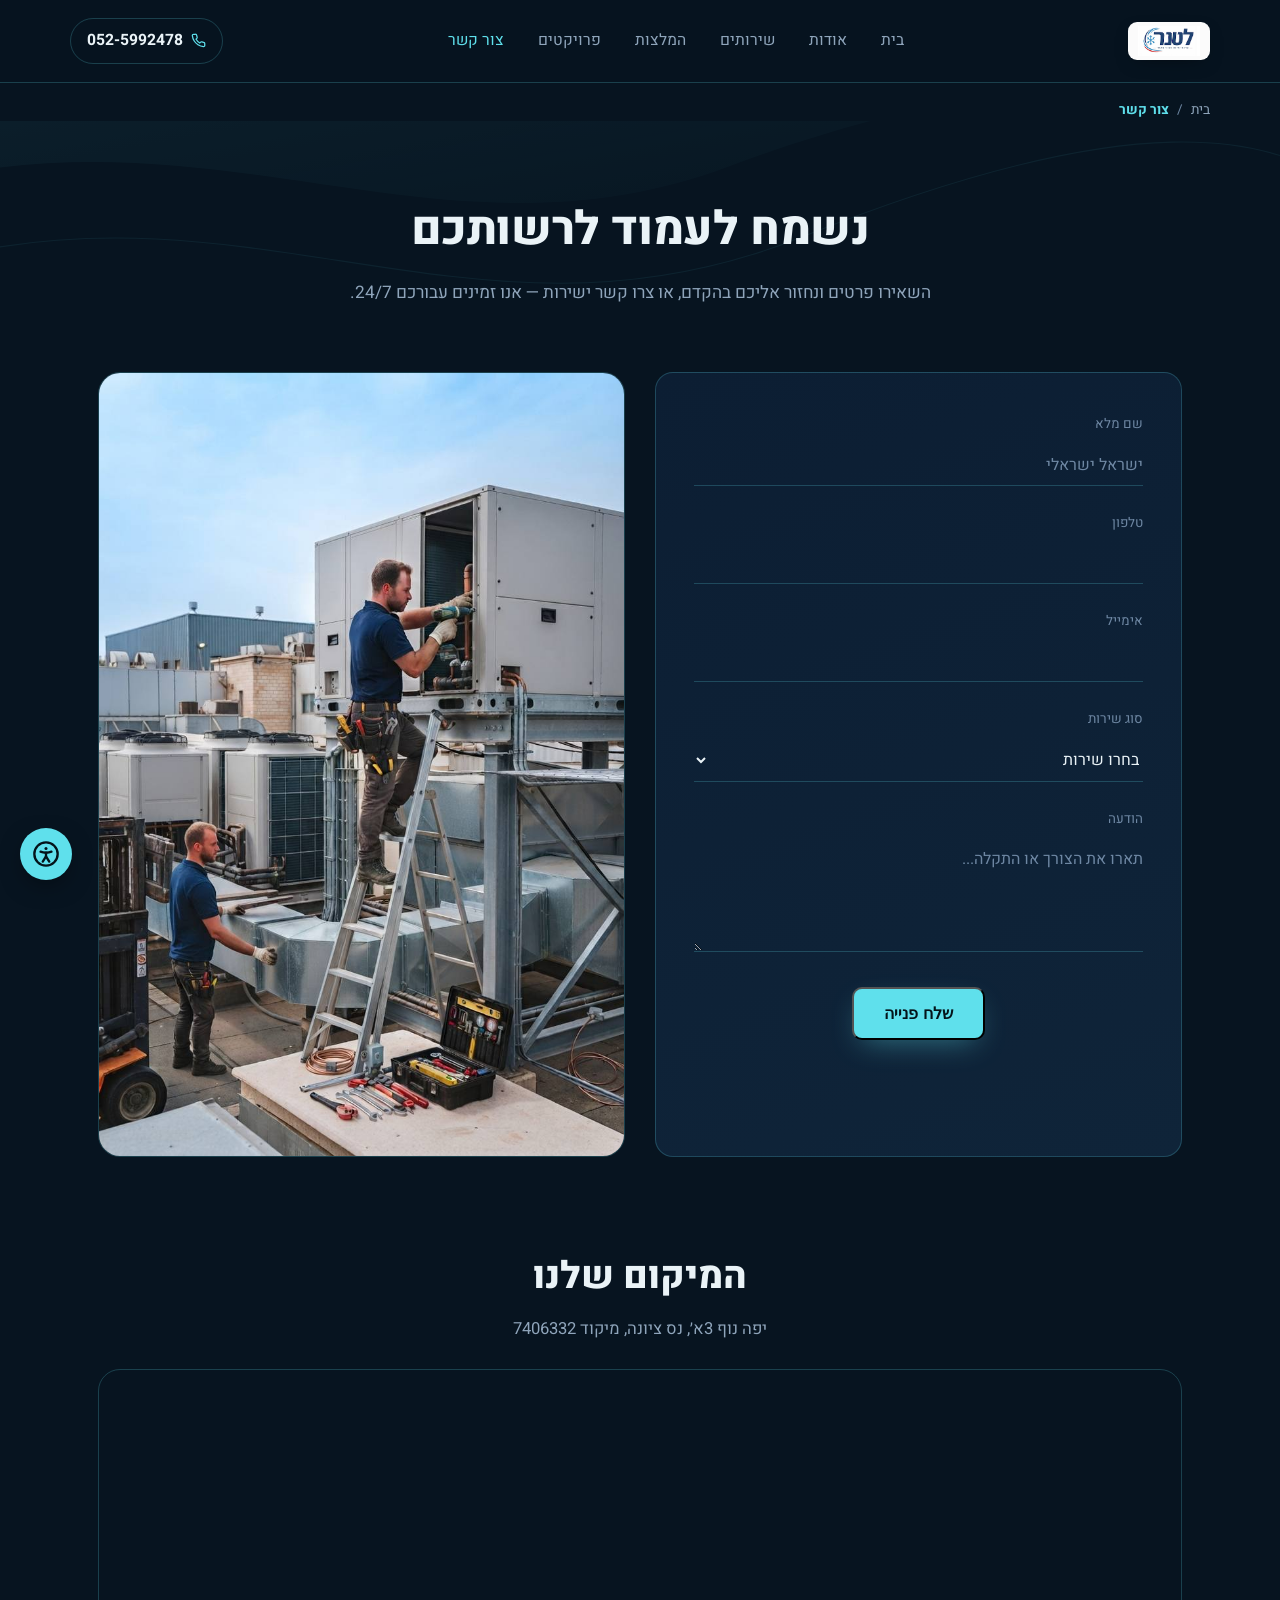
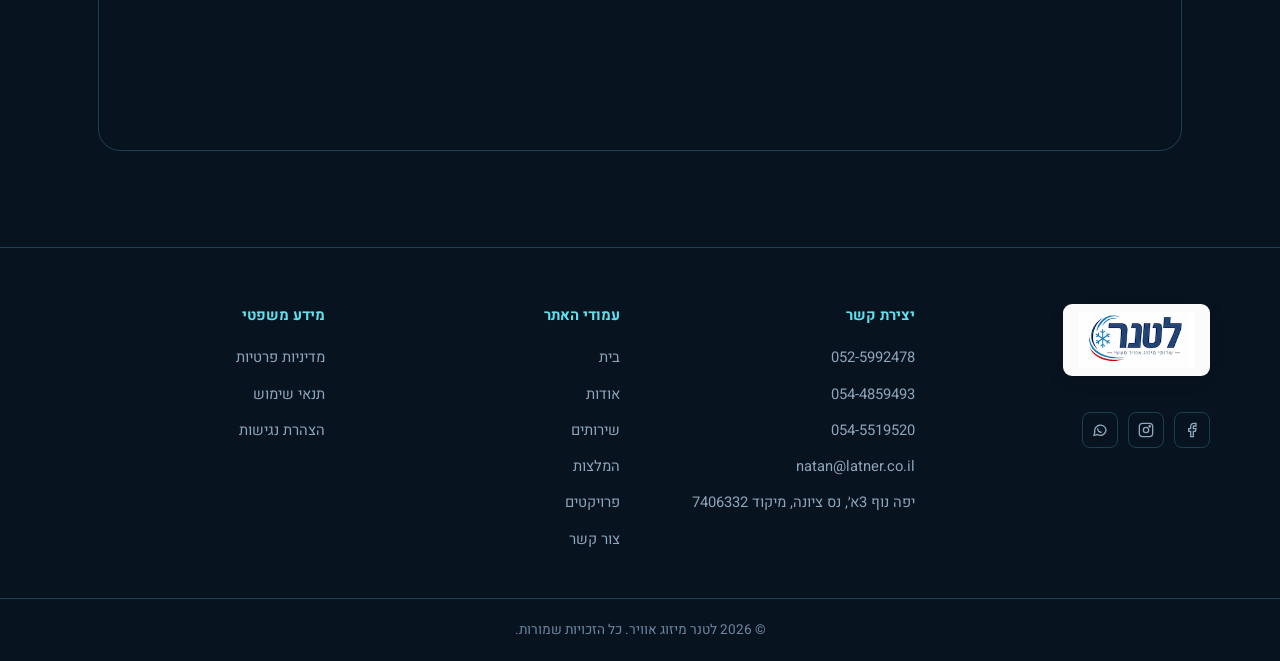
<file: contact.html>
<!DOCTYPE html>
<html lang="he" dir="rtl">
<head>
<meta charset="UTF-8">
<meta name="viewport" content="width=device-width, initial-scale=1.0">
<title>צור קשר | לטנר מיזוג אוויר</title>

<meta name="description" content="צרו קשר עם לטנר מיזוג אוויר — התקנה, תחזוקה ותיקון מזגנים באזור המרכז והשרון. השאירו פרטים או התקשרו עכשיו, אנחנו זמינים עבורכם 24/7.">
<meta name="keywords" content="לטנר, מיזוג אוויר, התקנת מזגנים, תחזוקת מזגנים, תיקון מזגנים, נס ציונה, מרכז והשרון, יצירת קשר">
<meta name="author" content="לטנר מיזוג אוויר">
<meta name="robots" content="index, follow">
<link rel="canonical" href="https://latner.co.il/contact.html">

<meta property="og:type" content="website">
<meta property="og:locale" content="he_IL">
<meta property="og:site_name" content="לטנר מיזוג אוויר">
<meta property="og:title" content="צור קשר | לטנר מיזוג אוויר">
<meta property="og:description" content="השאירו פרטים ונחזור אליכם בהקדם, או צרו קשר ישירות — אנו זמינים עבורכם 24/7.">
<meta property="og:url" content="https://latner.co.il/contact.html">
<meta property="og:image" content="https://latner.co.il/latner-logo-wide.png">

<meta name="twitter:card" content="summary">
<meta name="twitter:title" content="צור קשר | לטנר מיזוג אוויר">
<meta name="twitter:description" content="השאירו פרטים ונחזור אליכם בהקדם, או צרו קשר ישירות — אנו זמינים עבורכם 24/7.">
<meta name="twitter:image" content="https://latner.co.il/latner-logo-wide.png">

<meta name="theme-color" content="#071420">
<link rel="preload" href="heebo-hebrew-800.woff2" as="font" type="font/woff2" crossorigin>
<link rel="preload" href="heebo-hebrew-400.woff2" as="font" type="font/woff2" crossorigin>
<link rel="stylesheet" href="styles.css">
<script type="application/ld+json">
{
  "@context": "https://schema.org",
  "@type": "BreadcrumbList",
  "itemListElement": [
    {"@type": "ListItem", "position": 1, "name": "בית", "item": "https://latner.co.il/index.html"},
    {"@type": "ListItem", "position": 2, "name": "צור קשר", "item": "https://latner.co.il/contact.html"}
  ]
}
</script>
</head>
<body>
<a href="#main-content" class="skip-link">דלג לתוכן הראשי</a>

<button type="button" class="a11y-btn" id="a11yBtn" aria-label="פתח תפריט נגישות" aria-expanded="false" aria-controls="a11yPanel">
  <svg viewBox="0 0 24 24" fill="none" stroke="currentColor" stroke-width="2" stroke-linecap="round" stroke-linejoin="round" aria-hidden="true">
    <circle cx="12" cy="12" r="10"/>
    <circle cx="12" cy="7.3" r="1.3" fill="currentColor" stroke="none"/>
    <path d="M7.3 10c1.4.6 3 .9 4.7.9s3.3-.3 4.7-.9"/>
    <path d="M12 10.9v3.3"/>
    <path d="M9.2 18.5 12 14l2.8 4.5"/>
  </svg>
</button>

<div class="a11y-panel" id="a11yPanel" role="dialog" aria-label="הגדרות נגישות">
  <h2>הגדרות נגישות</h2>
  <button type="button" id="a11yIncrease">הגדלת טקסט <span>A+</span></button>
  <button type="button" id="a11yDecrease">הקטנת טקסט <span>A-</span></button>
  <button type="button" id="a11yContrast" aria-pressed="false">ניגודיות גבוהה</button>
  <button type="button" id="a11yUnderline" aria-pressed="false">הדגשת קישורים</button>
  <button type="button" class="a11y-reset" id="a11yReset">איפוס הגדרות</button>
</div>

<header id="top">
  <div class="wrap nav-row">
    <a href="index.html" class="brand">
      <span class="logo-chip"><img src="latner-logo-wide.png" alt="לטנר - שירותי מיזוג אוויר מעשי" width="191" height="93"></span>
    </a>
    <nav class="links" aria-label="ניווט ראשי">
      <a href="index.html">בית</a>
      <a href="about.html">אודות</a>
      <a href="services.html">שירותים</a>
      <a href="testimonials.html">המלצות</a>
      <a href="projects.html">פרויקטים</a>
      <a href="contact.html" class="active" aria-current="page">צור קשר</a>
    </nav>
    <div class="header-right">
      <a href="tel:0525992478" class="nav-phone" aria-label="התקשרו אלינו: 052-5992478">
        <svg viewBox="0 0 24 24" fill="none" stroke="currentColor" stroke-width="2" aria-hidden="true"><path d="M22 16.92v3a2 2 0 0 1-2.18 2 19.79 19.79 0 0 1-8.63-3.07 19.5 19.5 0 0 1-6-6 19.79 19.79 0 0 1-3.07-8.67A2 2 0 0 1 4.11 2h3a2 2 0 0 1 2 1.72c.127.96.361 1.903.7 2.81a2 2 0 0 1-.45 2.11L8.09 9.91a16 16 0 0 0 6 6l1.27-1.27a2 2 0 0 1 2.11-.45c.907.339 1.85.573 2.81.7A2 2 0 0 1 22 16.92z"/></svg>
        <span class="txt">052-5992478</span>
      </a>
      <button type="button" class="menu-toggle" id="menuToggle" aria-label="פתח תפריט" aria-expanded="false" aria-controls="mobileMenu">
        <svg viewBox="0 0 24 24" fill="none" stroke="currentColor" stroke-width="2" stroke-linecap="round" aria-hidden="true"><path d="M4 6h16M4 12h16M4 18h16"/></svg>
      </button>
    </div>
  </div>
  <nav class="mobile-menu" id="mobileMenu" aria-label="ניווט נייד">
      <a href="index.html">בית</a>
      <a href="about.html">אודות</a>
      <a href="services.html">שירותים</a>
      <a href="testimonials.html">המלצות</a>
      <a href="projects.html">פרויקטים</a>
      <a href="contact.html" class="active" aria-current="page">צור קשר</a>
      </nav>
</header>

<main id="main-content">

<div class="wrap breadcrumbs">
  <a href="index.html">בית</a>
  <span class="sep">/</span>
  <span class="current">צור קשר</span>
</div>

<section class="page-hero">
  <div class="page-hero-bg">
    <svg width="100%" height="100%" viewBox="0 0 1440 500" preserveAspectRatio="xMidYMid slice" xmlns="http://www.w3.org/2000/svg" style="position:absolute;inset:0;opacity:0.5;" aria-hidden="true">
      <defs>
        <linearGradient id="g1" x1="0" y1="0" x2="1" y2="1">
          <stop offset="0" stop-color="#5fe0ec" stop-opacity="0.16"/>
          <stop offset="1" stop-color="#5fe0ec" stop-opacity="0"/>
        </linearGradient>
      </defs>
      <path d="M -100 180 C 250 90, 500 280, 820 160 S 1400 40, 1600 140 L 1600 -100 L -100 -100 Z" fill="url(#g1)"/>
      <g stroke="#5fe0ec" stroke-opacity="0.14" stroke-width="1.2" fill="none">
        <path d="M -50 260 C 300 180, 550 380, 900 240 S 1450 100, 1550 220"/>
      </g>
    </svg>
  </div>
  <div class="wrap page-hero-inner">
    <h1>נשמח לעמוד לרשותכם</h1>
    <p class="lead">השאירו פרטים ונחזור אליכם בהקדם, או צרו קשר ישירות — אנו זמינים עבורכם 24/7.</p>
  </div>
</section>

<section class="pad" style="padding-top:0;">
  <div class="wrap">
    <div class="contact-split">
      <form class="contact-form" id="contactForm">
        <div class="form-row two">
          <div class="field">
            <label for="cf-name">שם מלא</label>
            <input id="cf-name" type="text" name="name" placeholder="ישראל ישראלי" required>
          </div>
          <div class="field">
            <label for="cf-phone">טלפון</label>
            <input id="cf-phone" type="tel" name="phone" required>
          </div>
        </div>
        <div class="form-row two">
          <div class="field">
            <label for="cf-email">אימייל</label>
            <input id="cf-email" type="email" name="email">
          </div>
          <div class="field">
            <label for="cf-service">סוג שירות</label>
            <select id="cf-service" name="service">
              <option value="">בחרו שירות</option>
              <option>התקנת מזגן</option>
              <option>תחזוקה וטיפול שוטף</option>
              <option>ייעוץ מקצועי</option>
              <option>תיקון ואבחון תקלות</option>
              <option>מיזוג לעסקים / מערכות מרכזיות</option>
              <option>אחר</option>
            </select>
          </div>
        </div>
        <div class="field">
          <label for="cf-message">הודעה</label>
          <textarea id="cf-message" name="message" rows="4" placeholder="תארו את הצורך או התקלה..."></textarea>
        </div>
        <div class="form-submit-row">
          <button type="submit" class="btn btn-primary">שלח פנייה</button>
          <span class="form-note" id="cf-note" role="status" aria-live="polite"></span>
        </div>
      </form>

      <div class="install-illustration">
        <img src="latner-install.jpg" alt="טכנאי לטנר מתקינים מערכת מיזוג" width="800" height="1192" loading="lazy">
      </div>
    </div>
  </div>
</section>

<section class="pad" style="padding-top:0;">
  <div class="wrap">
    <div class="section-head" style="margin-bottom:26px;">
      <h2>המיקום שלנו</h2>
      <p>יפה נוף 3א׳, נס ציונה, מיקוד 7406332</p>
    </div>
    <div class="map-wrap">
      <iframe
        title="מפת גוגל - מיקום לטנר מיזוג אוויר, יפה נוף 3א׳ נס ציונה"
        src="https://www.google.com/maps?q=%D7%99%D7%A4%D7%94%20%D7%A0%D7%95%D7%A3%203%D7%90%2C%20%D7%A0%D7%A1%20%D7%A6%D7%99%D7%95%D7%A0%D7%94%207406332&output=embed"
        loading="lazy"
        referrerpolicy="no-referrer-when-downgrade"
        allowfullscreen>
      </iframe>
    </div>
  </div>
</section>

</main>

<footer>
  <nav class="wrap footer-grid" aria-label="ניווט בפוטר">
    <div class="footer-col footer-logo-col">
      <a href="index.html" style="display:flex;align-items:center;margin-bottom:18px;">
        <span class="logo-chip logo-chip-lg"><img src="latner-logo-wide.png" alt="לטנר - שירותי מיזוג אוויר מעשי" width="191" height="93"></span>
      </a>
      <div class="footer-social">
        <a href="#" aria-label="פייסבוק"><svg viewBox="0 0 24 24" fill="none" stroke="currentColor" stroke-width="2" aria-hidden="true"><path d="M18 2h-3a5 5 0 0 0-5 5v3H7v4h3v8h4v-8h3l1-4h-4V7a1 1 0 0 1 1-1h3z"/></svg></a>
        <a href="#" aria-label="אינסטגרם"><svg viewBox="0 0 24 24" fill="none" stroke="currentColor" stroke-width="2" aria-hidden="true"><rect x="2" y="2" width="20" height="20" rx="5"/><circle cx="12" cy="12" r="4"/><circle cx="17.5" cy="6.5" r="1"/></svg></a>
        <a href="#" aria-label="וואטסאפ"><svg viewBox="0 0 24 24" fill="none" stroke="currentColor" stroke-width="2" aria-hidden="true"><path d="M21 11.5a8.5 8.5 0 0 1-12.8 7.3L3 20l1.2-5a8.5 8.5 0 1 1 16.8-3.5z"/><path d="M8.5 9.5c0 3.5 2.5 6 6 6"/></svg></a>
      </div>
    </div>
    <div class="footer-col">
      <h5>יצירת קשר</h5>
      <ul>
        <li><a href="tel:0525992478">052-5992478</a></li>
        <li><a href="tel:0544859493">054-4859493</a></li>
        <li><a href="tel:0545519520">054-5519520</a></li>
        <li><a href="mailto:natan@latner.co.il">natan@latner.co.il</a></li>
        <li>יפה נוף 3א׳, נס ציונה, מיקוד 7406332</li>
      </ul>
    </div>
    <div class="footer-col">
      <h5>עמודי האתר</h5>
      <ul>
        <li><a href="index.html">בית</a></li>
        <li><a href="about.html">אודות</a></li>
        <li><a href="services.html">שירותים</a></li>
        <li><a href="testimonials.html">המלצות</a></li>
        <li><a href="projects.html">פרויקטים</a></li>
        <li><a href="contact.html">צור קשר</a></li>
      </ul>
    </div>
    <div class="footer-col">
      <h5>מידע משפטי</h5>
      <ul>
        <li><a href="privacy-policy.html">מדיניות פרטיות</a></li>
        <li><a href="terms-of-service.html">תנאי שימוש</a></li>
        <li><a href="accessibility-statement.html">הצהרת נגישות</a></li>
      </ul>
    </div>
  </nav>
  <div class="footer-bottom">© 2026 לטנר מיזוג אוויר. כל הזכויות שמורות.</div>
</footer>

<script>
  document.getElementById('contactForm').addEventListener('submit', function(e){
    e.preventDefault();
    var data = new FormData(this);
    var name = (data.get('name') || '').toString();
    var phone = (data.get('phone') || '').toString();
    var email = (data.get('email') || '').toString();
    var service = (data.get('service') || '').toString();
    var message = (data.get('message') || '').toString();

    var subject = encodeURIComponent('פנייה חדשה מהאתר' + (name ? ' – ' + name : ''));
    var bodyLines = [
      'שם: ' + name,
      'טלפון: ' + phone,
      'אימייל: ' + email,
      'סוג שירות: ' + service,
      '',
      'הודעה:',
      message
    ];
    var body = encodeURIComponent(bodyLines.join('\n'));

    window.location.href = 'mailto:natan@latner.co.il?subject=' + subject + '&body=' + body;

    var note = document.getElementById('cf-note');
    if(note){ note.textContent = 'נפתח כעת חלון מייל לשליחת הפנייה...'; }
  });
</script>

<script>
  (function(){
    var toggle = document.getElementById('menuToggle');
    var menu = document.getElementById('mobileMenu');
    if(!toggle || !menu) return;
    toggle.addEventListener('click', function(){
      var isOpen = menu.classList.toggle('open');
      toggle.setAttribute('aria-expanded', isOpen ? 'true' : 'false');
    });
    menu.querySelectorAll('a').forEach(function(a){
      a.addEventListener('click', function(){
        menu.classList.remove('open');
        toggle.setAttribute('aria-expanded', 'false');
      });
    });
  })();
</script>
<script>
  (function(){
    try{
      var btn = document.getElementById('a11yBtn');
      var panel = document.getElementById('a11yPanel');
      var root = document.documentElement;
      if(!btn || !panel) return;
      var incBtn = document.getElementById('a11yIncrease');
      var decBtn = document.getElementById('a11yDecrease');
      var contrastBtn = document.getElementById('a11yContrast');
      var underlineBtn = document.getElementById('a11yUnderline');
      var resetBtn = document.getElementById('a11yReset');

      function apply(){
        var scale = parseFloat(localStorage.getItem('a11y-scale') || '1');
        root.style.fontSize = (scale*100) + '%';
        var contrast = localStorage.getItem('a11y-contrast') === '1';
        root.classList.toggle('a11y-contrast', contrast);
        var underline = localStorage.getItem('a11y-underline') === '1';
        root.classList.toggle('a11y-underline', underline);
        contrastBtn.setAttribute('aria-pressed', contrast ? 'true' : 'false');
        underlineBtn.setAttribute('aria-pressed', underline ? 'true' : 'false');
      }

      btn.addEventListener('click', function(){
        var isOpen = panel.classList.toggle('open');
        btn.setAttribute('aria-expanded', isOpen ? 'true' : 'false');
      });
      incBtn.addEventListener('click', function(){
        var scale = Math.min(1.5, parseFloat(localStorage.getItem('a11y-scale') || '1') + 0.1);
        localStorage.setItem('a11y-scale', scale);
        apply();
      });
      decBtn.addEventListener('click', function(){
        var scale = Math.max(0.8, parseFloat(localStorage.getItem('a11y-scale') || '1') - 0.1);
        localStorage.setItem('a11y-scale', scale);
        apply();
      });
      contrastBtn.addEventListener('click', function(){
        var contrast = localStorage.getItem('a11y-contrast') === '1';
        localStorage.setItem('a11y-contrast', contrast ? '0' : '1');
        apply();
      });
      underlineBtn.addEventListener('click', function(){
        var underline = localStorage.getItem('a11y-underline') === '1';
        localStorage.setItem('a11y-underline', underline ? '0' : '1');
        apply();
      });
      resetBtn.addEventListener('click', function(){
        localStorage.removeItem('a11y-scale');
        localStorage.removeItem('a11y-contrast');
        localStorage.removeItem('a11y-underline');
        apply();
      });

      apply();
    }catch(e){}
  })();
</script>
</body>
</html>
</file>
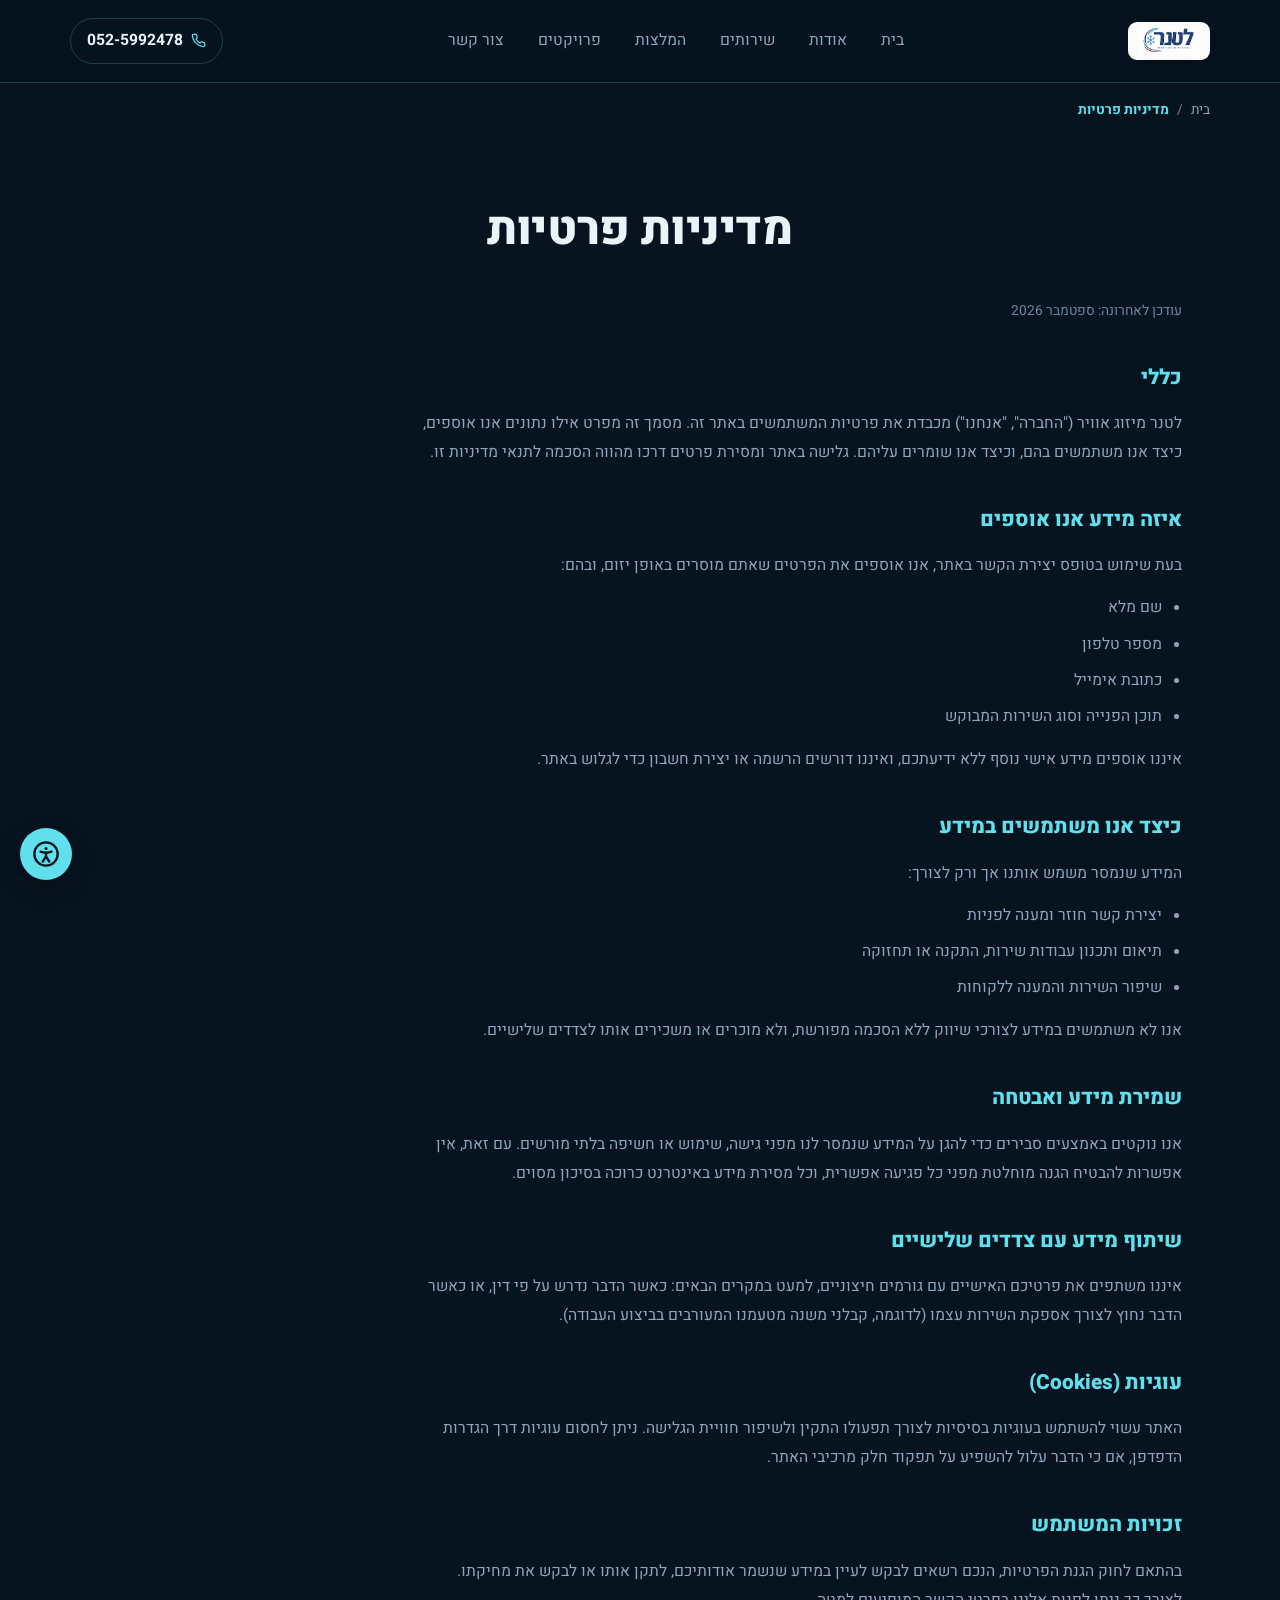
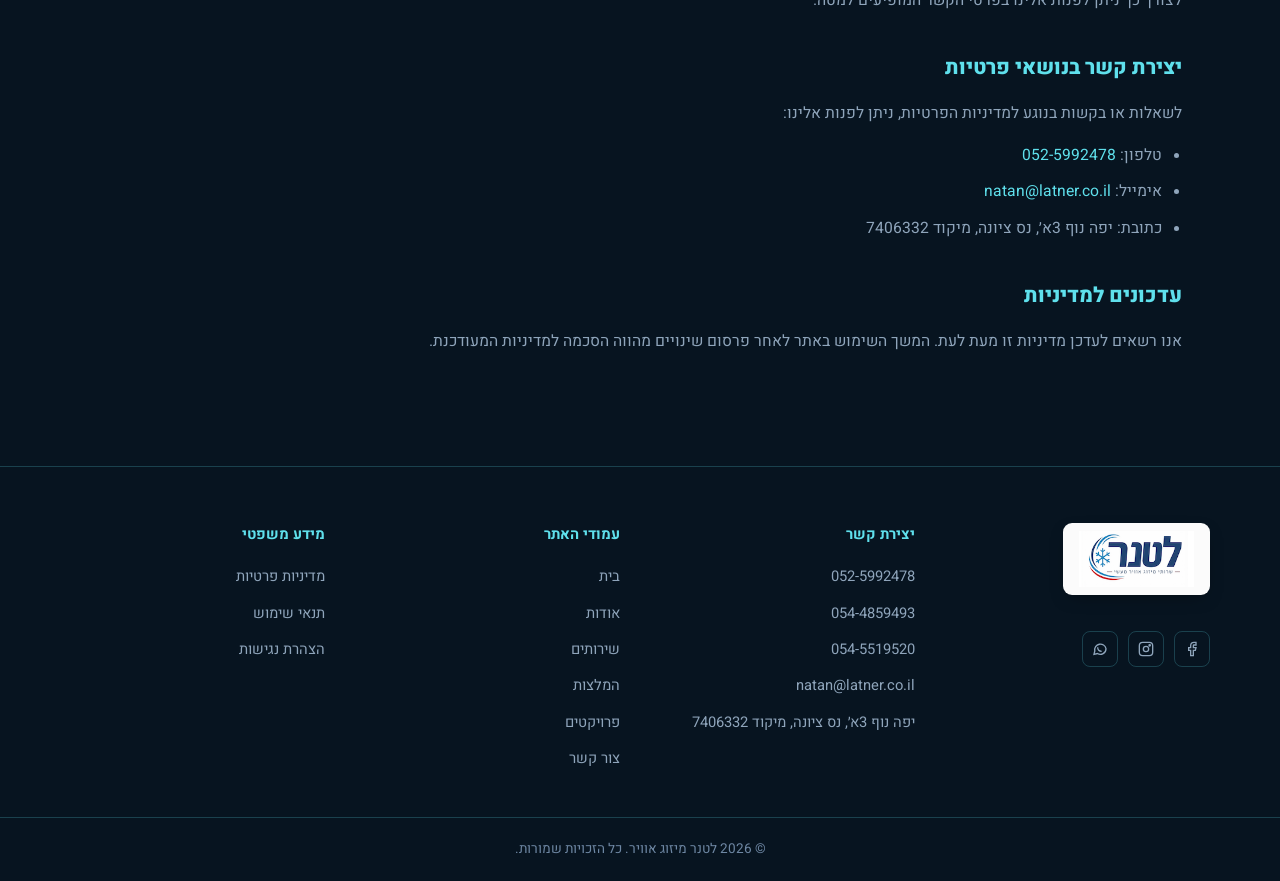
<file: privacy-policy.html>
<!DOCTYPE html>
<html lang="he" dir="rtl">
<head>
<meta charset="UTF-8">
<meta name="viewport" content="width=device-width, initial-scale=1.0">
<title>מדיניות פרטיות | לטנר מיזוג אוויר</title>

<meta name="description" content="מדיניות הפרטיות של לטנר מיזוג אוויר — כיצד אנו אוספים, משתמשים ושומרים על המידע האישי שלכם.">
<meta name="keywords" content="לטנר, מיזוג אוויר, מדיניות פרטיות, פרטיות">
<meta name="author" content="לטנר מיזוג אוויר">
<meta name="robots" content="index, follow">
<link rel="canonical" href="https://latner.co.il/privacy-policy.html">

<meta property="og:type" content="website">
<meta property="og:locale" content="he_IL">
<meta property="og:site_name" content="לטנר מיזוג אוויר">
<meta property="og:title" content="מדיניות פרטיות | לטנר מיזוג אוויר">
<meta property="og:description" content="כיצד לטנר מיזוג אוויר אוספת, משתמשת ושומרת על המידע האישי שלכם.">
<meta property="og:url" content="https://latner.co.il/privacy-policy.html">
<meta property="og:image" content="https://latner.co.il/latner-logo-wide.png">

<meta name="twitter:card" content="summary">
<meta name="twitter:title" content="מדיניות פרטיות | לטנר מיזוג אוויר">
<meta name="twitter:description" content="כיצד לטנר מיזוג אוויר אוספת, משתמשת ושומרת על המידע האישי שלכם.">
<meta name="twitter:image" content="https://latner.co.il/latner-logo-wide.png">

<meta name="theme-color" content="#071420">

<link rel="preload" href="heebo-hebrew-800.woff2" as="font" type="font/woff2" crossorigin>
<link rel="preload" href="heebo-hebrew-400.woff2" as="font" type="font/woff2" crossorigin>
<link rel="stylesheet" href="styles.css">
<script type="application/ld+json">
{
  "@context": "https://schema.org",
  "@type": "BreadcrumbList",
  "itemListElement": [
    {"@type": "ListItem", "position": 1, "name": "בית", "item": "https://latner.co.il/index.html"},
    {"@type": "ListItem", "position": 2, "name": "מדיניות פרטיות", "item": "https://latner.co.il/privacy-policy.html"}
  ]
}
</script>
</head>
<body>
<a href="#main-content" class="skip-link">דלג לתוכן הראשי</a>

<button type="button" class="a11y-btn" id="a11yBtn" aria-label="פתח תפריט נגישות" aria-expanded="false" aria-controls="a11yPanel">
  <svg viewBox="0 0 24 24" fill="none" stroke="currentColor" stroke-width="2" stroke-linecap="round" stroke-linejoin="round" aria-hidden="true">
    <circle cx="12" cy="12" r="10"/>
    <circle cx="12" cy="7.3" r="1.3" fill="currentColor" stroke="none"/>
    <path d="M7.3 10c1.4.6 3 .9 4.7.9s3.3-.3 4.7-.9"/>
    <path d="M12 10.9v3.3"/>
    <path d="M9.2 18.5 12 14l2.8 4.5"/>
  </svg>
</button>

<div class="a11y-panel" id="a11yPanel" role="dialog" aria-label="הגדרות נגישות">
  <h2>הגדרות נגישות</h2>
  <button type="button" id="a11yIncrease">הגדלת טקסט <span>A+</span></button>
  <button type="button" id="a11yDecrease">הקטנת טקסט <span>A-</span></button>
  <button type="button" id="a11yContrast" aria-pressed="false">ניגודיות גבוהה</button>
  <button type="button" id="a11yUnderline" aria-pressed="false">הדגשת קישורים</button>
  <button type="button" class="a11y-reset" id="a11yReset">איפוס הגדרות</button>
</div>

<header id="top">
  <div class="wrap nav-row">
    <a href="index.html" class="brand">
      <span class="logo-chip"><img src="latner-logo-wide.png" alt="לטנר - שירותי מיזוג אוויר מעשי" width="191" height="93"></span>
    </a>
    <nav class="links" aria-label="ניווט ראשי">
      <a href="index.html">בית</a>
      <a href="about.html">אודות</a>
      <a href="services.html">שירותים</a>
      <a href="testimonials.html">המלצות</a>
      <a href="projects.html">פרויקטים</a>
      <a href="contact.html">צור קשר</a>
    </nav>
    <div class="header-right">
      <a href="tel:0525992478" class="nav-phone" aria-label="התקשרו אלינו: 052-5992478">
        <svg viewBox="0 0 24 24" fill="none" stroke="currentColor" stroke-width="2" aria-hidden="true"><path d="M22 16.92v3a2 2 0 0 1-2.18 2 19.79 19.79 0 0 1-8.63-3.07 19.5 19.5 0 0 1-6-6 19.79 19.79 0 0 1-3.07-8.67A2 2 0 0 1 4.11 2h3a2 2 0 0 1 2 1.72c.127.96.361 1.903.7 2.81a2 2 0 0 1-.45 2.11L8.09 9.91a16 16 0 0 0 6 6l1.27-1.27a2 2 0 0 1 2.11-.45c.907.339 1.85.573 2.81.7A2 2 0 0 1 22 16.92z"/></svg>
        <span class="txt">052-5992478</span>
      </a>
      <button type="button" class="menu-toggle" id="menuToggle" aria-label="פתח תפריט" aria-expanded="false" aria-controls="mobileMenu">
        <svg viewBox="0 0 24 24" fill="none" stroke="currentColor" stroke-width="2" stroke-linecap="round" aria-hidden="true"><path d="M4 6h16M4 12h16M4 18h16"/></svg>
      </button>
    </div>
  </div>
  <nav class="mobile-menu" id="mobileMenu" aria-label="ניווט נייד">
      <a href="index.html">בית</a>
      <a href="about.html">אודות</a>
      <a href="services.html">שירותים</a>
      <a href="testimonials.html">המלצות</a>
      <a href="projects.html">פרויקטים</a>
      <a href="contact.html">צור קשר</a>
      </nav>
</header>

<main id="main-content">

<div class="wrap breadcrumbs">
  <a href="index.html">בית</a>
  <span class="sep">/</span>
  <span class="current">מדיניות פרטיות</span>
</div>

<section class="page-hero" style="padding-bottom:20px;">
  <div class="wrap page-hero-inner">
    <h1>מדיניות פרטיות</h1>
  </div>
</section>

<section class="pad" style="padding-top:20px;">
  <div class="wrap">
    <div class="legal-content">
      <p class="updated">עודכן לאחרונה: ספטמבר 2026</p>

      <h2>כללי</h2>
      <p>לטנר מיזוג אוויר ("החברה", "אנחנו") מכבדת את פרטיות המשתמשים באתר זה. מסמך זה מפרט אילו נתונים אנו אוספים, כיצד אנו משתמשים בהם, וכיצד אנו שומרים עליהם. גלישה באתר ומסירת פרטים דרכו מהווה הסכמה לתנאי מדיניות זו.</p>

      <h2>איזה מידע אנו אוספים</h2>
      <p>בעת שימוש בטופס יצירת הקשר באתר, אנו אוספים את הפרטים שאתם מוסרים באופן יזום, ובהם:</p>
      <ul>
        <li>שם מלא</li>
        <li>מספר טלפון</li>
        <li>כתובת אימייל</li>
        <li>תוכן הפנייה וסוג השירות המבוקש</li>
      </ul>
      <p>איננו אוספים מידע אישי נוסף ללא ידיעתכם, ואיננו דורשים הרשמה או יצירת חשבון כדי לגלוש באתר.</p>

      <h2>כיצד אנו משתמשים במידע</h2>
      <p>המידע שנמסר משמש אותנו אך ורק לצורך:</p>
      <ul>
        <li>יצירת קשר חוזר ומענה לפניות</li>
        <li>תיאום ותכנון עבודות שירות, התקנה או תחזוקה</li>
        <li>שיפור השירות והמענה ללקוחות</li>
      </ul>
      <p>אנו לא משתמשים במידע לצורכי שיווק ללא הסכמה מפורשת, ולא מוכרים או משכירים אותו לצדדים שלישיים.</p>

      <h2>שמירת מידע ואבטחה</h2>
      <p>אנו נוקטים באמצעים סבירים כדי להגן על המידע שנמסר לנו מפני גישה, שימוש או חשיפה בלתי מורשים. עם זאת, אין אפשרות להבטיח הגנה מוחלטת מפני כל פגיעה אפשרית, וכל מסירת מידע באינטרנט כרוכה בסיכון מסוים.</p>

      <h2>שיתוף מידע עם צדדים שלישיים</h2>
      <p>איננו משתפים את פרטיכם האישיים עם גורמים חיצוניים, למעט במקרים הבאים: כאשר הדבר נדרש על פי דין, או כאשר הדבר נחוץ לצורך אספקת השירות עצמו (לדוגמה, קבלני משנה מטעמנו המעורבים בביצוע העבודה).</p>

      <h2>עוגיות (Cookies)</h2>
      <p>האתר עשוי להשתמש בעוגיות בסיסיות לצורך תפעולו התקין ולשיפור חוויית הגלישה. ניתן לחסום עוגיות דרך הגדרות הדפדפן, אם כי הדבר עלול להשפיע על תפקוד חלק מרכיבי האתר.</p>

      <h2>זכויות המשתמש</h2>
      <p>בהתאם לחוק הגנת הפרטיות, הנכם רשאים לבקש לעיין במידע שנשמר אודותיכם, לתקן אותו או לבקש את מחיקתו. לצורך כך ניתן לפנות אלינו בפרטי הקשר המופיעים למטה.</p>

      <h2>יצירת קשר בנושאי פרטיות</h2>
      <p>לשאלות או בקשות בנוגע למדיניות הפרטיות, ניתן לפנות אלינו:</p>
      <ul>
        <li>טלפון: <a href="tel:0525992478">052-5992478</a></li>
        <li>אימייל: <a href="mailto:natan@latner.co.il">natan@latner.co.il</a></li>
        <li>כתובת: יפה נוף 3א׳, נס ציונה, מיקוד 7406332</li>
      </ul>

      <h2>עדכונים למדיניות</h2>
      <p>אנו רשאים לעדכן מדיניות זו מעת לעת. המשך השימוש באתר לאחר פרסום שינויים מהווה הסכמה למדיניות המעודכנת.</p>
    </div>
  </div>
</section>

</main>

<footer>
  <nav class="wrap footer-grid" aria-label="ניווט בפוטר">
    <div class="footer-col footer-logo-col">
      <a href="index.html" style="display:flex;align-items:center;margin-bottom:18px;">
        <span class="logo-chip logo-chip-lg"><img src="latner-logo-wide.png" alt="לטנר - שירותי מיזוג אוויר מעשי" width="191" height="93"></span>
      </a>
      <div class="footer-social">
        <a href="#" aria-label="פייסבוק"><svg viewBox="0 0 24 24" fill="none" stroke="currentColor" stroke-width="2" aria-hidden="true"><path d="M18 2h-3a5 5 0 0 0-5 5v3H7v4h3v8h4v-8h3l1-4h-4V7a1 1 0 0 1 1-1h3z"/></svg></a>
        <a href="#" aria-label="אינסטגרם"><svg viewBox="0 0 24 24" fill="none" stroke="currentColor" stroke-width="2" aria-hidden="true"><rect x="2" y="2" width="20" height="20" rx="5"/><circle cx="12" cy="12" r="4"/><circle cx="17.5" cy="6.5" r="1"/></svg></a>
        <a href="#" aria-label="וואטסאפ"><svg viewBox="0 0 24 24" fill="none" stroke="currentColor" stroke-width="2" aria-hidden="true"><path d="M21 11.5a8.5 8.5 0 0 1-12.8 7.3L3 20l1.2-5a8.5 8.5 0 1 1 16.8-3.5z"/><path d="M8.5 9.5c0 3.5 2.5 6 6 6"/></svg></a>
      </div>
    </div>
    <div class="footer-col">
      <h5>יצירת קשר</h5>
      <ul>
        <li><a href="tel:0525992478">052-5992478</a></li>
        <li><a href="tel:0544859493">054-4859493</a></li>
        <li><a href="tel:0545519520">054-5519520</a></li>
        <li><a href="mailto:natan@latner.co.il">natan@latner.co.il</a></li>
        <li>יפה נוף 3א׳, נס ציונה, מיקוד 7406332</li>
      </ul>
    </div>
    <div class="footer-col">
      <h5>עמודי האתר</h5>
      <ul>
        <li><a href="index.html">בית</a></li>
        <li><a href="about.html">אודות</a></li>
        <li><a href="services.html">שירותים</a></li>
        <li><a href="testimonials.html">המלצות</a></li>
        <li><a href="projects.html">פרויקטים</a></li>
        <li><a href="contact.html">צור קשר</a></li>
      </ul>
    </div>
    <div class="footer-col">
      <h5>מידע משפטי</h5>
      <ul>
        <li><a href="privacy-policy.html">מדיניות פרטיות</a></li>
        <li><a href="terms-of-service.html">תנאי שימוש</a></li>
        <li><a href="accessibility-statement.html">הצהרת נגישות</a></li>
      </ul>
    </div>
  </nav>
  <div class="footer-bottom">© 2026 לטנר מיזוג אוויר. כל הזכויות שמורות.</div>
</footer>

<script>
  (function(){
    var toggle = document.getElementById('menuToggle');
    var menu = document.getElementById('mobileMenu');
    if(!toggle || !menu) return;
    toggle.addEventListener('click', function(){
      var isOpen = menu.classList.toggle('open');
      toggle.setAttribute('aria-expanded', isOpen ? 'true' : 'false');
    });
    menu.querySelectorAll('a').forEach(function(a){
      a.addEventListener('click', function(){
        menu.classList.remove('open');
        toggle.setAttribute('aria-expanded', 'false');
      });
    });
  })();
</script>
<script>
  (function(){
    try{
      var btn = document.getElementById('a11yBtn');
      var panel = document.getElementById('a11yPanel');
      var root = document.documentElement;
      if(!btn || !panel) return;
      var incBtn = document.getElementById('a11yIncrease');
      var decBtn = document.getElementById('a11yDecrease');
      var contrastBtn = document.getElementById('a11yContrast');
      var underlineBtn = document.getElementById('a11yUnderline');
      var resetBtn = document.getElementById('a11yReset');

      function apply(){
        var scale = parseFloat(localStorage.getItem('a11y-scale') || '1');
        root.style.fontSize = (scale*100) + '%';
        var contrast = localStorage.getItem('a11y-contrast') === '1';
        root.classList.toggle('a11y-contrast', contrast);
        var underline = localStorage.getItem('a11y-underline') === '1';
        root.classList.toggle('a11y-underline', underline);
        contrastBtn.setAttribute('aria-pressed', contrast ? 'true' : 'false');
        underlineBtn.setAttribute('aria-pressed', underline ? 'true' : 'false');
      }

      btn.addEventListener('click', function(){
        var isOpen = panel.classList.toggle('open');
        btn.setAttribute('aria-expanded', isOpen ? 'true' : 'false');
      });
      incBtn.addEventListener('click', function(){
        var scale = Math.min(1.5, parseFloat(localStorage.getItem('a11y-scale') || '1') + 0.1);
        localStorage.setItem('a11y-scale', scale);
        apply();
      });
      decBtn.addEventListener('click', function(){
        var scale = Math.max(0.8, parseFloat(localStorage.getItem('a11y-scale') || '1') - 0.1);
        localStorage.setItem('a11y-scale', scale);
        apply();
      });
      contrastBtn.addEventListener('click', function(){
        var contrast = localStorage.getItem('a11y-contrast') === '1';
        localStorage.setItem('a11y-contrast', contrast ? '0' : '1');
        apply();
      });
      underlineBtn.addEventListener('click', function(){
        var underline = localStorage.getItem('a11y-underline') === '1';
        localStorage.setItem('a11y-underline', underline ? '0' : '1');
        apply();
      });
      resetBtn.addEventListener('click', function(){
        localStorage.removeItem('a11y-scale');
        localStorage.removeItem('a11y-contrast');
        localStorage.removeItem('a11y-underline');
        apply();
      });

      apply();
    }catch(e){}
  })();
</script>
</body>
</html>
</file>
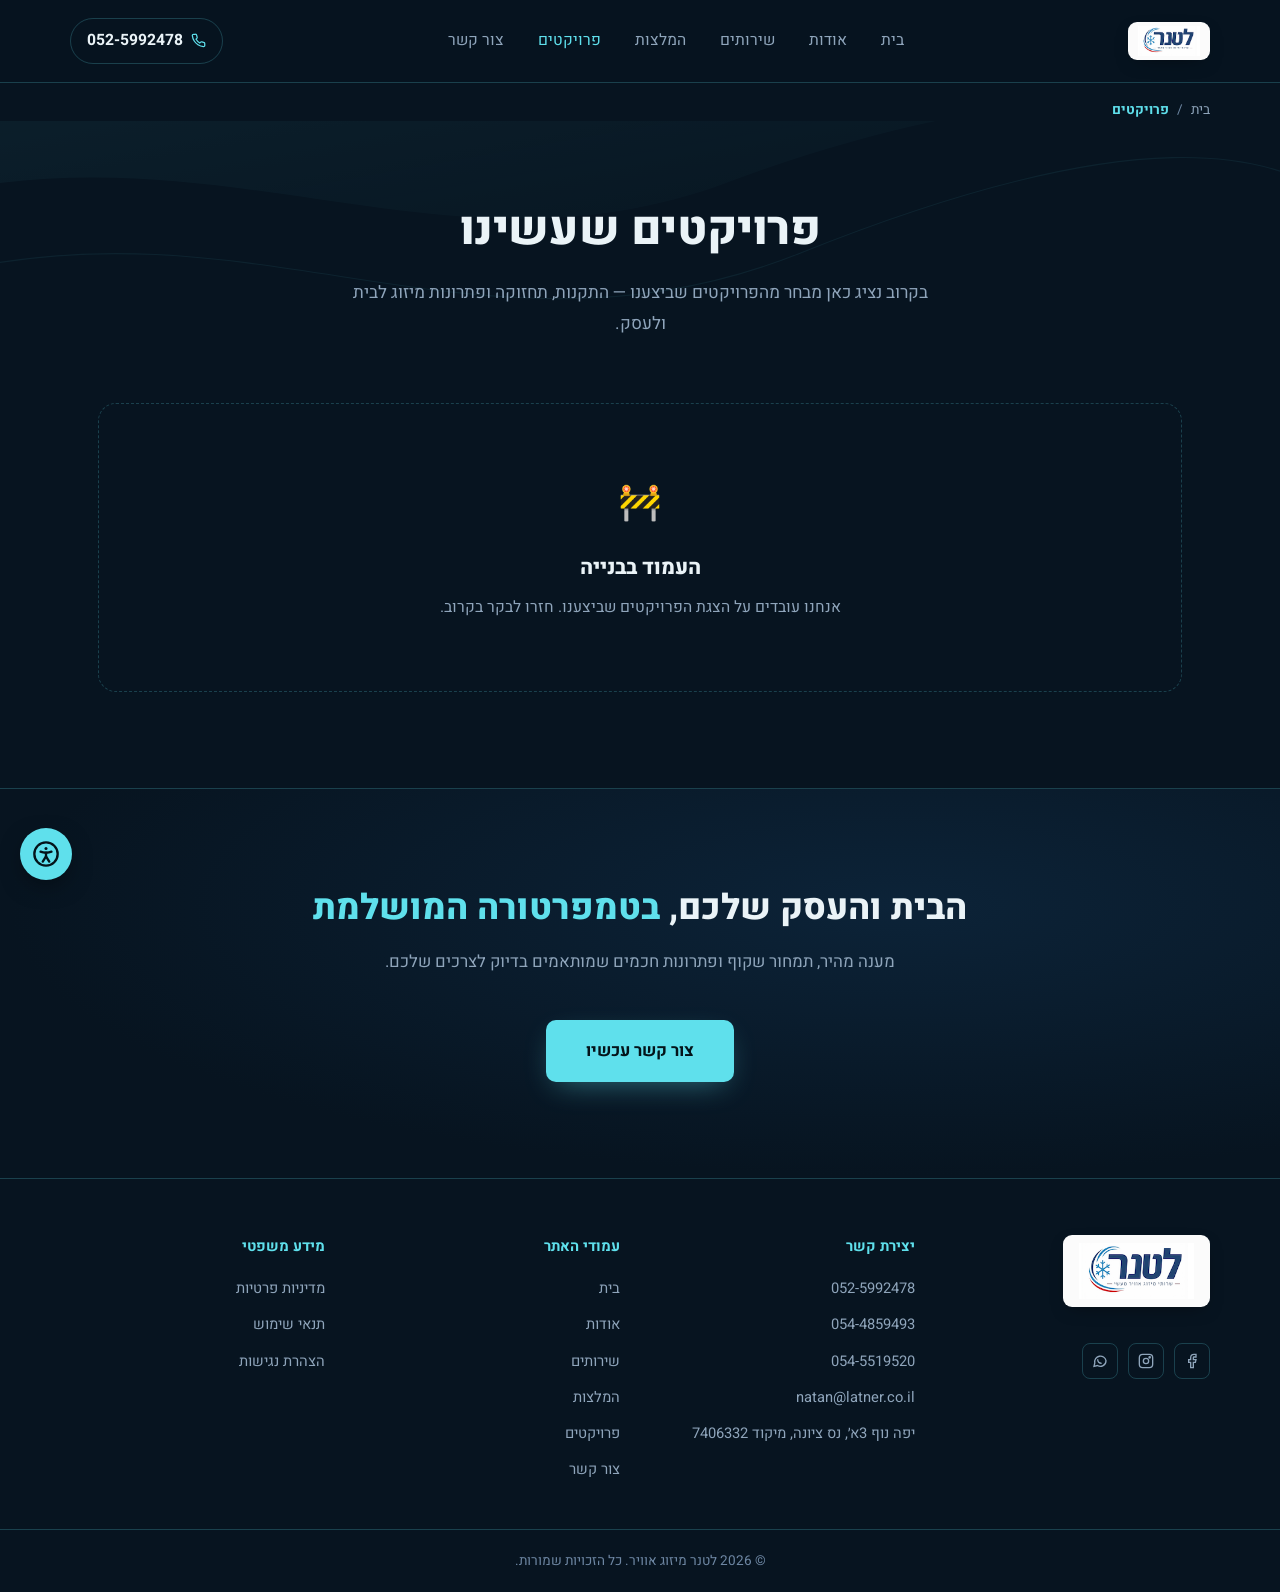
<file: projects.html>
<!DOCTYPE html>
<html lang="he" dir="rtl">
<head>
<meta charset="UTF-8">
<meta name="viewport" content="width=device-width, initial-scale=1.0">
<title>פרויקטים שעשינו | לטנר מיזוג אוויר</title>

<meta name="description" content="פרויקטי התקנה ותחזוקת מיזוג אוויר שביצענו — בקרוב תוכלו לראות כאן מבחר מהעבודות שלנו.">
<meta name="keywords" content="לטנר, מיזוג אוויר, פרויקטים, התקנת מזגנים, נס ציונה, מרכז והשרון">
<meta name="author" content="לטנר מיזוג אוויר">
<meta name="robots" content="index, follow">
<link rel="canonical" href="https://latner.co.il/projects.html">

<meta property="og:type" content="website">
<meta property="og:locale" content="he_IL">
<meta property="og:site_name" content="לטנר מיזוג אוויר">
<meta property="og:title" content="פרויקטים שעשינו | לטנר מיזוג אוויר">
<meta property="og:description" content="בקרוב נציג כאן מבחר מהפרויקטים שביצענו.">
<meta property="og:url" content="https://latner.co.il/projects.html">
<meta property="og:image" content="https://latner.co.il/latner-logo-wide.png">

<meta name="twitter:card" content="summary">
<meta name="twitter:title" content="פרויקטים שעשינו | לטנר מיזוג אוויר">
<meta name="twitter:description" content="בקרוב נציג כאן מבחר מהפרויקטים שביצענו.">
<meta name="twitter:image" content="https://latner.co.il/latner-logo-wide.png">

<meta name="theme-color" content="#071420">

<link rel="preload" href="heebo-hebrew-800.woff2" as="font" type="font/woff2" crossorigin>
<link rel="preload" href="heebo-hebrew-400.woff2" as="font" type="font/woff2" crossorigin>
<link rel="stylesheet" href="styles.css">
<script type="application/ld+json">
{
  "@context": "https://schema.org",
  "@type": "BreadcrumbList",
  "itemListElement": [
    {"@type": "ListItem", "position": 1, "name": "בית", "item": "https://latner.co.il/index.html"},
    {"@type": "ListItem", "position": 2, "name": "פרויקטים", "item": "https://latner.co.il/projects.html"}
  ]
}
</script>
</head>
<body>
<a href="#main-content" class="skip-link">דלג לתוכן הראשי</a>

<button type="button" class="a11y-btn" id="a11yBtn" aria-label="פתח תפריט נגישות" aria-expanded="false" aria-controls="a11yPanel">
  <svg viewBox="0 0 24 24" fill="none" stroke="currentColor" stroke-width="2" stroke-linecap="round" stroke-linejoin="round" aria-hidden="true">
    <circle cx="12" cy="12" r="10"/>
    <circle cx="12" cy="7.3" r="1.3" fill="currentColor" stroke="none"/>
    <path d="M7.3 10c1.4.6 3 .9 4.7.9s3.3-.3 4.7-.9"/>
    <path d="M12 10.9v3.3"/>
    <path d="M9.2 18.5 12 14l2.8 4.5"/>
  </svg>
</button>

<div class="a11y-panel" id="a11yPanel" role="dialog" aria-label="הגדרות נגישות">
  <h2>הגדרות נגישות</h2>
  <button type="button" id="a11yIncrease">הגדלת טקסט <span>A+</span></button>
  <button type="button" id="a11yDecrease">הקטנת טקסט <span>A-</span></button>
  <button type="button" id="a11yContrast" aria-pressed="false">ניגודיות גבוהה</button>
  <button type="button" id="a11yUnderline" aria-pressed="false">הדגשת קישורים</button>
  <button type="button" class="a11y-reset" id="a11yReset">איפוס הגדרות</button>
</div>

<header id="top">
  <div class="wrap nav-row">
    <a href="index.html" class="brand">
      <span class="logo-chip"><img src="latner-logo-wide.png" alt="לטנר - שירותי מיזוג אוויר מעשי" width="191" height="93"></span>
    </a>
    <nav class="links" aria-label="ניווט ראשי">
      <a href="index.html">בית</a>
      <a href="about.html">אודות</a>
      <a href="services.html">שירותים</a>
      <a href="testimonials.html">המלצות</a>
      <a href="projects.html" class="active" aria-current="page">פרויקטים</a>
      <a href="contact.html">צור קשר</a>
    </nav>
    <div class="header-right">
      <a href="tel:0525992478" class="nav-phone" aria-label="התקשרו אלינו: 052-5992478">
        <svg viewBox="0 0 24 24" fill="none" stroke="currentColor" stroke-width="2" aria-hidden="true"><path d="M22 16.92v3a2 2 0 0 1-2.18 2 19.79 19.79 0 0 1-8.63-3.07 19.5 19.5 0 0 1-6-6 19.79 19.79 0 0 1-3.07-8.67A2 2 0 0 1 4.11 2h3a2 2 0 0 1 2 1.72c.127.96.361 1.903.7 2.81a2 2 0 0 1-.45 2.11L8.09 9.91a16 16 0 0 0 6 6l1.27-1.27a2 2 0 0 1 2.11-.45c.907.339 1.85.573 2.81.7A2 2 0 0 1 22 16.92z"/></svg>
        <span class="txt">052-5992478</span>
      </a>
      <button type="button" class="menu-toggle" id="menuToggle" aria-label="פתח תפריט" aria-expanded="false" aria-controls="mobileMenu">
        <svg viewBox="0 0 24 24" fill="none" stroke="currentColor" stroke-width="2" stroke-linecap="round" aria-hidden="true"><path d="M4 6h16M4 12h16M4 18h16"/></svg>
      </button>
    </div>
  </div>
  <nav class="mobile-menu" id="mobileMenu" aria-label="ניווט נייד">
      <a href="index.html">בית</a>
      <a href="about.html">אודות</a>
      <a href="services.html">שירותים</a>
      <a href="testimonials.html">המלצות</a>
      <a href="projects.html" class="active" aria-current="page">פרויקטים</a>
      <a href="contact.html">צור קשר</a>
      </nav>
</header>

<main id="main-content">

<div class="wrap breadcrumbs">
  <a href="index.html">בית</a>
  <span class="sep">/</span>
  <span class="current">פרויקטים</span>
</div>

<section class="page-hero">
  <div class="page-hero-bg">
    <svg width="100%" height="100%" viewBox="0 0 1440 500" preserveAspectRatio="xMidYMid slice" xmlns="http://www.w3.org/2000/svg" style="position:absolute;inset:0;opacity:0.5;" aria-hidden="true">
      <defs>
        <linearGradient id="g1" x1="0" y1="0" x2="1" y2="1">
          <stop offset="0" stop-color="#5fe0ec" stop-opacity="0.16"/>
          <stop offset="1" stop-color="#5fe0ec" stop-opacity="0"/>
        </linearGradient>
      </defs>
      <path d="M -100 180 C 250 90, 500 280, 820 160 S 1400 40, 1600 140 L 1600 -100 L -100 -100 Z" fill="url(#g1)"/>
      <g stroke="#5fe0ec" stroke-opacity="0.14" stroke-width="1.2" fill="none">
        <path d="M -50 260 C 300 180, 550 380, 900 240 S 1450 100, 1550 220"/>
      </g>
    </svg>
  </div>
  <div class="wrap page-hero-inner">
    <h1>פרויקטים שעשינו</h1>
    <p class="lead">בקרוב נציג כאן מבחר מהפרויקטים שביצענו — התקנות, תחזוקה ופתרונות מיזוג לבית ולעסק.</p>
  </div>
</section>

<section class="pad" style="padding-top:0;">
  <div class="wrap">
    <div class="projects-empty">
      <div class="icon">🚧</div>
      <h3>העמוד בבנייה</h3>
      <p>אנחנו עובדים על הצגת הפרויקטים שביצענו. חזרו לבקר בקרוב.</p>
    </div>
  </div>
</section>

<section class="cta-final pad">
  <div class="wrap">
    <div class="cta-final-inner">
      <h2>הבית והעסק שלכם, <span>בטמפרטורה המושלמת</span></h2>
      <p>מענה מהיר, תמחור שקוף ופתרונות חכמים שמותאמים בדיוק לצרכים שלכם.</p>
      <a href="contact.html" class="btn btn-primary btn-large">צור קשר עכשיו</a>
    </div>
  </div>
</section>

</main>

<footer>
  <nav class="wrap footer-grid" aria-label="ניווט בפוטר">
    <div class="footer-col footer-logo-col">
      <a href="index.html" style="display:flex;align-items:center;margin-bottom:18px;">
        <span class="logo-chip logo-chip-lg"><img src="latner-logo-wide.png" alt="לטנר - שירותי מיזוג אוויר מעשי" width="191" height="93"></span>
      </a>
      <div class="footer-social">
        <a href="#" aria-label="פייסבוק"><svg viewBox="0 0 24 24" fill="none" stroke="currentColor" stroke-width="2" aria-hidden="true"><path d="M18 2h-3a5 5 0 0 0-5 5v3H7v4h3v8h4v-8h3l1-4h-4V7a1 1 0 0 1 1-1h3z"/></svg></a>
        <a href="#" aria-label="אינסטגרם"><svg viewBox="0 0 24 24" fill="none" stroke="currentColor" stroke-width="2" aria-hidden="true"><rect x="2" y="2" width="20" height="20" rx="5"/><circle cx="12" cy="12" r="4"/><circle cx="17.5" cy="6.5" r="1"/></svg></a>
        <a href="#" aria-label="וואטסאפ"><svg viewBox="0 0 24 24" fill="none" stroke="currentColor" stroke-width="2" aria-hidden="true"><path d="M21 11.5a8.5 8.5 0 0 1-12.8 7.3L3 20l1.2-5a8.5 8.5 0 1 1 16.8-3.5z"/><path d="M8.5 9.5c0 3.5 2.5 6 6 6"/></svg></a>
      </div>
    </div>
    <div class="footer-col">
      <h5>יצירת קשר</h5>
      <ul>
        <li><a href="tel:0525992478">052-5992478</a></li>
        <li><a href="tel:0544859493">054-4859493</a></li>
        <li><a href="tel:0545519520">054-5519520</a></li>
        <li><a href="mailto:natan@latner.co.il">natan@latner.co.il</a></li>
        <li>יפה נוף 3א׳, נס ציונה, מיקוד 7406332</li>
      </ul>
    </div>
    <div class="footer-col">
      <h5>עמודי האתר</h5>
      <ul>
        <li><a href="index.html">בית</a></li>
        <li><a href="about.html">אודות</a></li>
        <li><a href="services.html">שירותים</a></li>
        <li><a href="testimonials.html">המלצות</a></li>
        <li><a href="projects.html">פרויקטים</a></li>
        <li><a href="contact.html">צור קשר</a></li>
      </ul>
    </div>
    <div class="footer-col">
      <h5>מידע משפטי</h5>
      <ul>
        <li><a href="privacy-policy.html">מדיניות פרטיות</a></li>
        <li><a href="terms-of-service.html">תנאי שימוש</a></li>
        <li><a href="accessibility-statement.html">הצהרת נגישות</a></li>
      </ul>
    </div>
  </nav>
  <div class="footer-bottom">© 2026 לטנר מיזוג אוויר. כל הזכויות שמורות.</div>
</footer>

<script>
  (function(){
    var toggle = document.getElementById('menuToggle');
    var menu = document.getElementById('mobileMenu');
    if(!toggle || !menu) return;
    toggle.addEventListener('click', function(){
      var isOpen = menu.classList.toggle('open');
      toggle.setAttribute('aria-expanded', isOpen ? 'true' : 'false');
    });
    menu.querySelectorAll('a').forEach(function(a){
      a.addEventListener('click', function(){
        menu.classList.remove('open');
        toggle.setAttribute('aria-expanded', 'false');
      });
    });
  })();
</script>
<script>
  (function(){
    try{
      var btn = document.getElementById('a11yBtn');
      var panel = document.getElementById('a11yPanel');
      var root = document.documentElement;
      if(!btn || !panel) return;
      var incBtn = document.getElementById('a11yIncrease');
      var decBtn = document.getElementById('a11yDecrease');
      var contrastBtn = document.getElementById('a11yContrast');
      var underlineBtn = document.getElementById('a11yUnderline');
      var resetBtn = document.getElementById('a11yReset');

      function apply(){
        var scale = parseFloat(localStorage.getItem('a11y-scale') || '1');
        root.style.fontSize = (scale*100) + '%';
        var contrast = localStorage.getItem('a11y-contrast') === '1';
        root.classList.toggle('a11y-contrast', contrast);
        var underline = localStorage.getItem('a11y-underline') === '1';
        root.classList.toggle('a11y-underline', underline);
        contrastBtn.setAttribute('aria-pressed', contrast ? 'true' : 'false');
        underlineBtn.setAttribute('aria-pressed', underline ? 'true' : 'false');
      }

      btn.addEventListener('click', function(){
        var isOpen = panel.classList.toggle('open');
        btn.setAttribute('aria-expanded', isOpen ? 'true' : 'false');
      });
      incBtn.addEventListener('click', function(){
        var scale = Math.min(1.5, parseFloat(localStorage.getItem('a11y-scale') || '1') + 0.1);
        localStorage.setItem('a11y-scale', scale);
        apply();
      });
      decBtn.addEventListener('click', function(){
        var scale = Math.max(0.8, parseFloat(localStorage.getItem('a11y-scale') || '1') - 0.1);
        localStorage.setItem('a11y-scale', scale);
        apply();
      });
      contrastBtn.addEventListener('click', function(){
        var contrast = localStorage.getItem('a11y-contrast') === '1';
        localStorage.setItem('a11y-contrast', contrast ? '0' : '1');
        apply();
      });
      underlineBtn.addEventListener('click', function(){
        var underline = localStorage.getItem('a11y-underline') === '1';
        localStorage.setItem('a11y-underline', underline ? '0' : '1');
        apply();
      });
      resetBtn.addEventListener('click', function(){
        localStorage.removeItem('a11y-scale');
        localStorage.removeItem('a11y-contrast');
        localStorage.removeItem('a11y-underline');
        apply();
      });

      apply();
    }catch(e){}
  })();
</script>
</body>
</html>
</file>
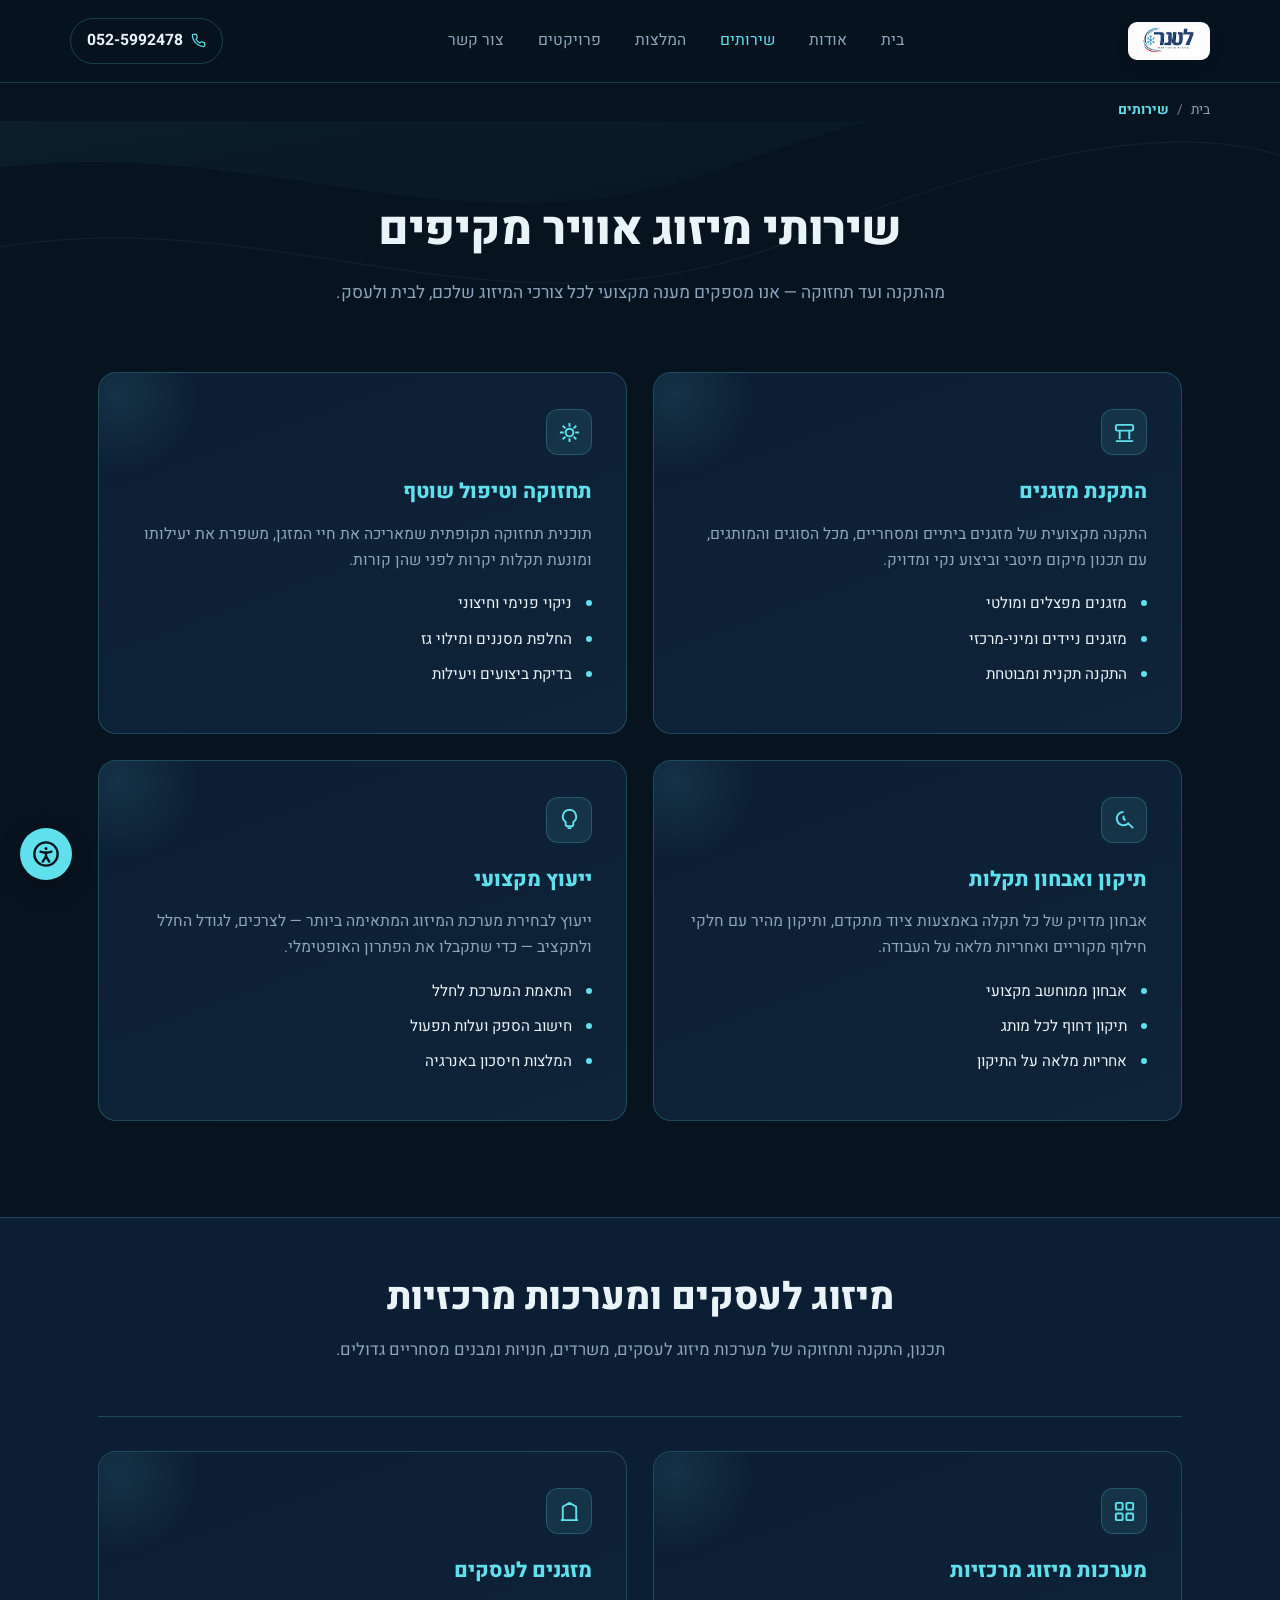
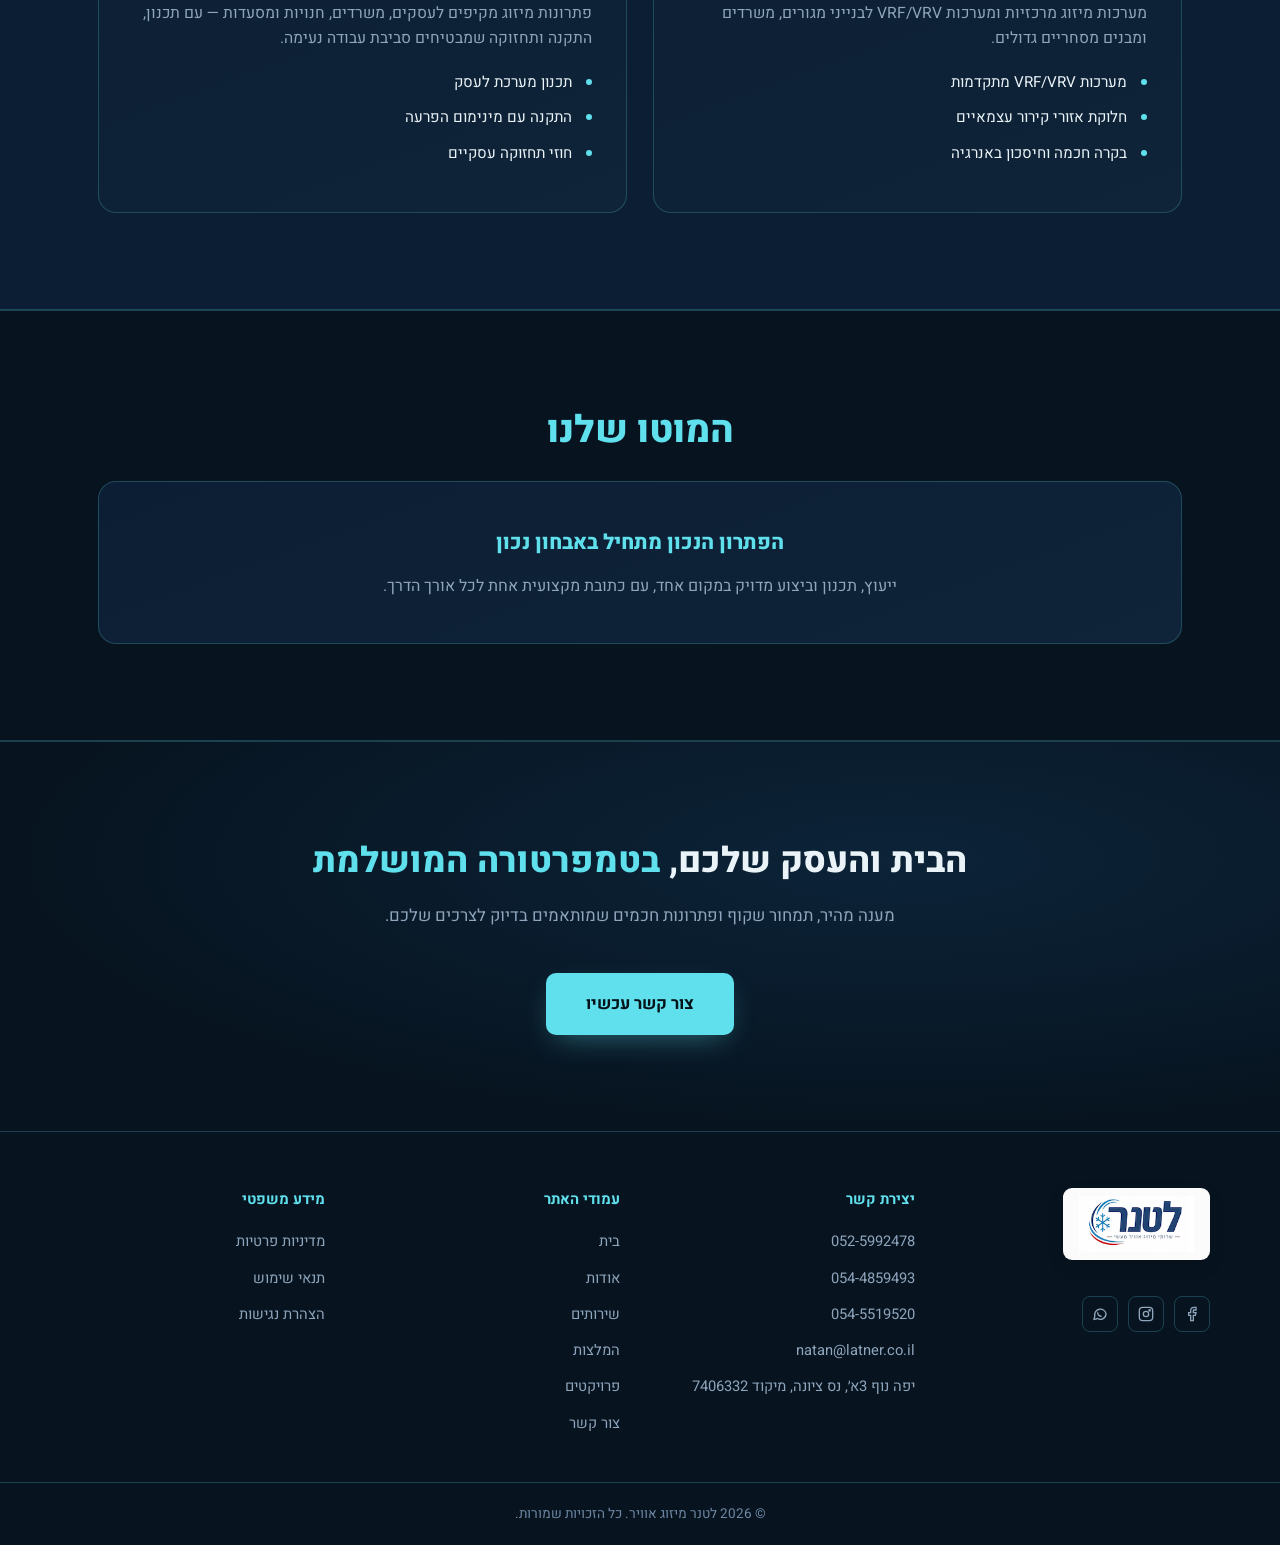
<file: services.html>
<!DOCTYPE html>
<html lang="he" dir="rtl">
<head>
<meta charset="UTF-8">
<meta name="viewport" content="width=device-width, initial-scale=1.0">
<title>שירותים | לטנר מיזוג אוויר</title>

<meta name="description" content="שירותי מיזוג אוויר מקיפים מלטנר — התקנת מזגנים, תחזוקה וטיפול שוטף, תיקון ואבחון תקלות, ייעוץ מקצועי, וגם מיזוג לעסקים ומערכות מרכזיות.">
<meta name="keywords" content="לטנר, מיזוג אוויר, התקנת מזגנים, תחזוקת מזגנים, תיקון מזגנים, מערכות VRF, מיזוג לעסקים, נס ציונה, מרכז והשרון">
<meta name="author" content="לטנר מיזוג אוויר">
<meta name="robots" content="index, follow">
<link rel="canonical" href="https://latner.co.il/services.html">

<meta property="og:type" content="website">
<meta property="og:locale" content="he_IL">
<meta property="og:site_name" content="לטנר מיזוג אוויר">
<meta property="og:title" content="שירותים | לטנר מיזוג אוויר">
<meta property="og:description" content="מהתקנה ועד תחזוקה שוטפת — מענה מקצועי לכל צורכי המיזוג שלכם, לבית ולעסק.">
<meta property="og:url" content="https://latner.co.il/services.html">
<meta property="og:image" content="https://latner.co.il/latner-logo-wide.png">

<meta name="twitter:card" content="summary">
<meta name="twitter:title" content="שירותים | לטנר מיזוג אוויר">
<meta name="twitter:description" content="מהתקנה ועד תחזוקה שוטפת — מענה מקצועי לכל צורכי המיזוג שלכם, לבית ולעסק.">
<meta name="twitter:image" content="https://latner.co.il/latner-logo-wide.png">

<meta name="theme-color" content="#071420">

<link rel="preload" href="heebo-hebrew-800.woff2" as="font" type="font/woff2" crossorigin>
<link rel="preload" href="heebo-hebrew-400.woff2" as="font" type="font/woff2" crossorigin>
<link rel="stylesheet" href="styles.css">
<script type="application/ld+json">
{
  "@context": "https://schema.org",
  "@type": "BreadcrumbList",
  "itemListElement": [
    {"@type": "ListItem", "position": 1, "name": "בית", "item": "https://latner.co.il/index.html"},
    {"@type": "ListItem", "position": 2, "name": "שירותים", "item": "https://latner.co.il/services.html"}
  ]
}
</script>
</head>
<body>
<a href="#main-content" class="skip-link">דלג לתוכן הראשי</a>

<button type="button" class="a11y-btn" id="a11yBtn" aria-label="פתח תפריט נגישות" aria-expanded="false" aria-controls="a11yPanel">
  <svg viewBox="0 0 24 24" fill="none" stroke="currentColor" stroke-width="2" stroke-linecap="round" stroke-linejoin="round" aria-hidden="true">
    <circle cx="12" cy="12" r="10"/>
    <circle cx="12" cy="7.3" r="1.3" fill="currentColor" stroke="none"/>
    <path d="M7.3 10c1.4.6 3 .9 4.7.9s3.3-.3 4.7-.9"/>
    <path d="M12 10.9v3.3"/>
    <path d="M9.2 18.5 12 14l2.8 4.5"/>
  </svg>
</button>

<div class="a11y-panel" id="a11yPanel" role="dialog" aria-label="הגדרות נגישות">
  <h2>הגדרות נגישות</h2>
  <button type="button" id="a11yIncrease">הגדלת טקסט <span>A+</span></button>
  <button type="button" id="a11yDecrease">הקטנת טקסט <span>A-</span></button>
  <button type="button" id="a11yContrast" aria-pressed="false">ניגודיות גבוהה</button>
  <button type="button" id="a11yUnderline" aria-pressed="false">הדגשת קישורים</button>
  <button type="button" class="a11y-reset" id="a11yReset">איפוס הגדרות</button>
</div>

<header id="top">
  <div class="wrap nav-row">
    <a href="index.html" class="brand">
      <span class="logo-chip"><img src="latner-logo-wide.png" alt="לטנר - שירותי מיזוג אוויר מעשי" width="191" height="93"></span>
    </a>
    <nav class="links" aria-label="ניווט ראשי">
      <a href="index.html">בית</a>
      <a href="about.html">אודות</a>
      <a href="services.html" class="active" aria-current="page">שירותים</a>
      <a href="testimonials.html">המלצות</a>
      <a href="projects.html">פרויקטים</a>
      <a href="contact.html">צור קשר</a>
    </nav>
    <div class="header-right">
      <a href="tel:0525992478" class="nav-phone" aria-label="התקשרו אלינו: 052-5992478">
        <svg viewBox="0 0 24 24" fill="none" stroke="currentColor" stroke-width="2" aria-hidden="true"><path d="M22 16.92v3a2 2 0 0 1-2.18 2 19.79 19.79 0 0 1-8.63-3.07 19.5 19.5 0 0 1-6-6 19.79 19.79 0 0 1-3.07-8.67A2 2 0 0 1 4.11 2h3a2 2 0 0 1 2 1.72c.127.96.361 1.903.7 2.81a2 2 0 0 1-.45 2.11L8.09 9.91a16 16 0 0 0 6 6l1.27-1.27a2 2 0 0 1 2.11-.45c.907.339 1.85.573 2.81.7A2 2 0 0 1 22 16.92z"/></svg>
        <span class="txt">052-5992478</span>
      </a>
      <button type="button" class="menu-toggle" id="menuToggle" aria-label="פתח תפריט" aria-expanded="false" aria-controls="mobileMenu">
        <svg viewBox="0 0 24 24" fill="none" stroke="currentColor" stroke-width="2" stroke-linecap="round" aria-hidden="true"><path d="M4 6h16M4 12h16M4 18h16"/></svg>
      </button>
    </div>
  </div>
  <nav class="mobile-menu" id="mobileMenu" aria-label="ניווט נייד">
      <a href="index.html">בית</a>
      <a href="about.html">אודות</a>
      <a href="services.html" class="active" aria-current="page">שירותים</a>
      <a href="testimonials.html">המלצות</a>
      <a href="projects.html">פרויקטים</a>
      <a href="contact.html">צור קשר</a>
      </nav>
</header>

<main id="main-content">

<div class="wrap breadcrumbs">
  <a href="index.html">בית</a>
  <span class="sep">/</span>
  <span class="current">שירותים</span>
</div>

<section class="page-hero">
  <div class="page-hero-bg">
    <svg width="100%" height="100%" viewBox="0 0 1440 500" preserveAspectRatio="xMidYMid slice" xmlns="http://www.w3.org/2000/svg" style="position:absolute;inset:0;opacity:0.5;" aria-hidden="true">
      <defs>
        <linearGradient id="g1" x1="0" y1="0" x2="1" y2="1">
          <stop offset="0" stop-color="#5fe0ec" stop-opacity="0.16"/>
          <stop offset="1" stop-color="#5fe0ec" stop-opacity="0"/>
        </linearGradient>
      </defs>
      <path d="M -100 180 C 250 90, 500 280, 820 160 S 1400 40, 1600 140 L 1600 -100 L -100 -100 Z" fill="url(#g1)"/>
      <g stroke="#5fe0ec" stroke-opacity="0.14" stroke-width="1.2" fill="none">
        <path d="M -50 260 C 300 180, 550 380, 900 240 S 1450 100, 1550 220"/>
      </g>
    </svg>
  </div>
  <div class="wrap page-hero-inner">
    <h1>שירותי מיזוג אוויר מקיפים</h1>
    <p class="lead">מהתקנה ועד תחזוקה — אנו מספקים מענה מקצועי לכל צורכי המיזוג שלכם, לבית ולעסק.</p>
  </div>
</section>

<section class="pad" style="padding-top:0;">
  <div class="wrap">
    <div class="services-grid">

      <div class="service-card">
        <div class="service-icon">
          <svg viewBox="0 0 24 24" fill="none" stroke="currentColor" stroke-width="2" aria-hidden="true"><rect x="3" y="4" width="18" height="6" rx="1.5"/><path d="M7 10v9M17 10v9M3 21h18M5 7h.01M9 7h.01"/></svg>
        </div>
        <h3>התקנת מזגנים</h3>
        <p>התקנה מקצועית של מזגנים ביתיים ומסחריים, מכל הסוגים והמותגים, עם תכנון מיקום מיטבי וביצוע נקי ומדויק.</p>
        <ul>
          <li>מזגנים מפצלים ומולטי</li>
          <li>מזגנים ניידים ומיני-מרכזי</li>
          <li>התקנה תקנית ומבוטחת</li>
        </ul>
      </div>

      <div class="service-card">
        <div class="service-icon">
          <svg viewBox="0 0 24 24" fill="none" stroke="currentColor" stroke-width="2" aria-hidden="true"><path d="M12 2v4M12 18v4M4.93 4.93l2.83 2.83M16.24 16.24l2.83 2.83M2 12h4M18 12h4M4.93 19.07l2.83-2.83M16.24 7.76l2.83-2.83"/><circle cx="12" cy="12" r="4"/></svg>
        </div>
        <h3>תחזוקה וטיפול שוטף</h3>
        <p>תוכנית תחזוקה תקופתית שמאריכה את חיי המזגן, משפרת את יעילותו ומונעת תקלות יקרות לפני שהן קורות.</p>
        <ul>
          <li>ניקוי פנימי וחיצוני</li>
          <li>החלפת מסננים ומילוי גז</li>
          <li>בדיקת ביצועים ויעילות</li>
        </ul>
      </div>

      <div class="service-card">
        <div class="service-icon">
          <svg viewBox="0 0 24 24" fill="none" stroke="currentColor" stroke-width="2" aria-hidden="true"><path d="M11 4a7 7 0 1 0 4.9 12L21 21M11 8v3l2 2"/></svg>
        </div>
        <h3>תיקון ואבחון תקלות</h3>
        <p>אבחון מדויק של כל תקלה באמצעות ציוד מתקדם, ותיקון מהיר עם חלקי חילוף מקוריים ואחריות מלאה על העבודה.</p>
        <ul>
          <li>אבחון ממוחשב מקצועי</li>
          <li>תיקון דחוף לכל מותג</li>
          <li>אחריות מלאה על התיקון</li>
        </ul>
      </div>

      <div class="service-card">
        <div class="service-icon">
          <svg viewBox="0 0 24 24" fill="none" stroke="currentColor" stroke-width="2" aria-hidden="true"><path d="M12 2a7 7 0 0 0-4 12.7V17a2 2 0 0 0 2 2h4a2 2 0 0 0 2-2v-2.3A7 7 0 0 0 12 2z"/><path d="M10 21h4"/></svg>
        </div>
        <h3>ייעוץ מקצועי</h3>
        <p>ייעוץ לבחירת מערכת המיזוג המתאימה ביותר — לצרכים, לגודל החלל ולתקציב — כדי שתקבלו את הפתרון האופטימלי.</p>
        <ul>
          <li>התאמת המערכת לחלל</li>
          <li>חישוב הספק ועלות תפעול</li>
          <li>המלצות חיסכון באנרגיה</li>
        </ul>
      </div>

    </div>
  </div>
</section>

<section class="pad" style="padding-top:56px;background:var(--bg-panel);border-top:1px solid var(--accent-line);border-bottom:1px solid var(--accent-line);">
  <div class="wrap">
    <div class="section-head">
      <h2>מיזוג לעסקים ומערכות מרכזיות</h2>
      <p>תכנון, התקנה ותחזוקה של מערכות מיזוג לעסקים, משרדים, חנויות ומבנים מסחריים גדולים.</p>
    </div>
    <div class="about-divider"></div>
    <div class="services-grid">
      <div class="service-card">
        <div class="service-icon">
          <svg viewBox="0 0 24 24" fill="none" stroke="currentColor" stroke-width="2" aria-hidden="true"><rect x="3" y="3" width="7" height="7" rx="1"/><rect x="14" y="3" width="7" height="7" rx="1"/><rect x="3" y="14" width="7" height="7" rx="1"/><rect x="14" y="14" width="7" height="7" rx="1"/></svg>
        </div>
        <h3>מערכות מיזוג מרכזיות</h3>
        <p>מערכות מיזוג מרכזיות ומערכות VRF/VRV לבנייני מגורים, משרדים ומבנים מסחריים גדולים.</p>
        <ul>
          <li>מערכות VRF/VRV מתקדמות</li>
          <li>חלוקת אזורי קירור עצמאיים</li>
          <li>בקרה חכמה וחיסכון באנרגיה</li>
        </ul>
      </div>
      <div class="service-card">
        <div class="service-icon">
          <svg viewBox="0 0 24 24" fill="none" stroke="currentColor" stroke-width="2" aria-hidden="true"><path d="M3 21h18M5 21V7l7-4 7 4v14M9 9h.01M15 9h.01M9 13h.01M15 13h.01M9 17h.01M15 17h.01"/></svg>
        </div>
        <h3>מזגנים לעסקים</h3>
        <p>פתרונות מיזוג מקיפים לעסקים, משרדים, חנויות ומסעדות — עם תכנון, התקנה ותחזוקה שמבטיחים סביבת עבודה נעימה.</p>
        <ul>
          <li>תכנון מערכת לעסק</li>
          <li>התקנה עם מינימום הפרעה</li>
          <li>חוזי תחזוקה עסקיים</li>
        </ul>
      </div>
    </div>
  </div>
</section>

<section class="pad" style="background:var(--bg-deep);border-top:1px solid var(--accent-line);border-bottom:1px solid var(--accent-line);">
  <div class="wrap">
    <div class="section-head" style="margin-bottom:26px;">
      <h2 style="color:var(--accent);">המוטו שלנו</h2>
    </div>
    <div class="diagnosis-box">
      <h3>הפתרון הנכון מתחיל באבחון נכון</h3>
      <p>ייעוץ, תכנון וביצוע מדויק במקום אחד, עם כתובת מקצועית אחת לכל אורך הדרך.</p>
    </div>
  </div>
</section>

<section class="cta-final pad">
  <div class="wrap">
    <div class="cta-final-inner">
      <h2>הבית והעסק שלכם, <span>בטמפרטורה המושלמת</span></h2>
      <p>מענה מהיר, תמחור שקוף ופתרונות חכמים שמותאמים בדיוק לצרכים שלכם.</p>
      <a href="contact.html" class="btn btn-primary btn-large">צור קשר עכשיו</a>
    </div>
  </div>
</section>

</main>

<footer>
  <nav class="wrap footer-grid" aria-label="ניווט בפוטר">
    <div class="footer-col footer-logo-col">
      <a href="index.html" style="display:flex;align-items:center;margin-bottom:18px;">
        <span class="logo-chip logo-chip-lg"><img src="latner-logo-wide.png" alt="לטנר - שירותי מיזוג אוויר מעשי" width="191" height="93"></span>
      </a>
      <div class="footer-social">
        <a href="#" aria-label="פייסבוק"><svg viewBox="0 0 24 24" fill="none" stroke="currentColor" stroke-width="2" aria-hidden="true"><path d="M18 2h-3a5 5 0 0 0-5 5v3H7v4h3v8h4v-8h3l1-4h-4V7a1 1 0 0 1 1-1h3z"/></svg></a>
        <a href="#" aria-label="אינסטגרם"><svg viewBox="0 0 24 24" fill="none" stroke="currentColor" stroke-width="2" aria-hidden="true"><rect x="2" y="2" width="20" height="20" rx="5"/><circle cx="12" cy="12" r="4"/><circle cx="17.5" cy="6.5" r="1"/></svg></a>
        <a href="#" aria-label="וואטסאפ"><svg viewBox="0 0 24 24" fill="none" stroke="currentColor" stroke-width="2" aria-hidden="true"><path d="M21 11.5a8.5 8.5 0 0 1-12.8 7.3L3 20l1.2-5a8.5 8.5 0 1 1 16.8-3.5z"/><path d="M8.5 9.5c0 3.5 2.5 6 6 6"/></svg></a>
      </div>
    </div>
    <div class="footer-col">
      <h5>יצירת קשר</h5>
      <ul>
        <li><a href="tel:0525992478">052-5992478</a></li>
        <li><a href="tel:0544859493">054-4859493</a></li>
        <li><a href="tel:0545519520">054-5519520</a></li>
        <li><a href="mailto:natan@latner.co.il">natan@latner.co.il</a></li>
        <li>יפה נוף 3א׳, נס ציונה, מיקוד 7406332</li>
      </ul>
    </div>
    <div class="footer-col">
      <h5>עמודי האתר</h5>
      <ul>
        <li><a href="index.html">בית</a></li>
        <li><a href="about.html">אודות</a></li>
        <li><a href="services.html">שירותים</a></li>
        <li><a href="testimonials.html">המלצות</a></li>
        <li><a href="projects.html">פרויקטים</a></li>
        <li><a href="contact.html">צור קשר</a></li>
      </ul>
    </div>
    <div class="footer-col">
      <h5>מידע משפטי</h5>
      <ul>
        <li><a href="privacy-policy.html">מדיניות פרטיות</a></li>
        <li><a href="terms-of-service.html">תנאי שימוש</a></li>
        <li><a href="accessibility-statement.html">הצהרת נגישות</a></li>
      </ul>
    </div>
  </nav>
  <div class="footer-bottom">© 2026 לטנר מיזוג אוויר. כל הזכויות שמורות.</div>
</footer>

<script>
  (function(){
    var toggle = document.getElementById('menuToggle');
    var menu = document.getElementById('mobileMenu');
    if(!toggle || !menu) return;
    toggle.addEventListener('click', function(){
      var isOpen = menu.classList.toggle('open');
      toggle.setAttribute('aria-expanded', isOpen ? 'true' : 'false');
    });
    menu.querySelectorAll('a').forEach(function(a){
      a.addEventListener('click', function(){
        menu.classList.remove('open');
        toggle.setAttribute('aria-expanded', 'false');
      });
    });
  })();
</script>
<script>
  (function(){
    try{
      var btn = document.getElementById('a11yBtn');
      var panel = document.getElementById('a11yPanel');
      var root = document.documentElement;
      if(!btn || !panel) return;
      var incBtn = document.getElementById('a11yIncrease');
      var decBtn = document.getElementById('a11yDecrease');
      var contrastBtn = document.getElementById('a11yContrast');
      var underlineBtn = document.getElementById('a11yUnderline');
      var resetBtn = document.getElementById('a11yReset');

      function apply(){
        var scale = parseFloat(localStorage.getItem('a11y-scale') || '1');
        root.style.fontSize = (scale*100) + '%';
        var contrast = localStorage.getItem('a11y-contrast') === '1';
        root.classList.toggle('a11y-contrast', contrast);
        var underline = localStorage.getItem('a11y-underline') === '1';
        root.classList.toggle('a11y-underline', underline);
        contrastBtn.setAttribute('aria-pressed', contrast ? 'true' : 'false');
        underlineBtn.setAttribute('aria-pressed', underline ? 'true' : 'false');
      }

      btn.addEventListener('click', function(){
        var isOpen = panel.classList.toggle('open');
        btn.setAttribute('aria-expanded', isOpen ? 'true' : 'false');
      });
      incBtn.addEventListener('click', function(){
        var scale = Math.min(1.5, parseFloat(localStorage.getItem('a11y-scale') || '1') + 0.1);
        localStorage.setItem('a11y-scale', scale);
        apply();
      });
      decBtn.addEventListener('click', function(){
        var scale = Math.max(0.8, parseFloat(localStorage.getItem('a11y-scale') || '1') - 0.1);
        localStorage.setItem('a11y-scale', scale);
        apply();
      });
      contrastBtn.addEventListener('click', function(){
        var contrast = localStorage.getItem('a11y-contrast') === '1';
        localStorage.setItem('a11y-contrast', contrast ? '0' : '1');
        apply();
      });
      underlineBtn.addEventListener('click', function(){
        var underline = localStorage.getItem('a11y-underline') === '1';
        localStorage.setItem('a11y-underline', underline ? '0' : '1');
        apply();
      });
      resetBtn.addEventListener('click', function(){
        localStorage.removeItem('a11y-scale');
        localStorage.removeItem('a11y-contrast');
        localStorage.removeItem('a11y-underline');
        apply();
      });

      apply();
    }catch(e){}
  })();
</script>
</body>
</html>
</file>
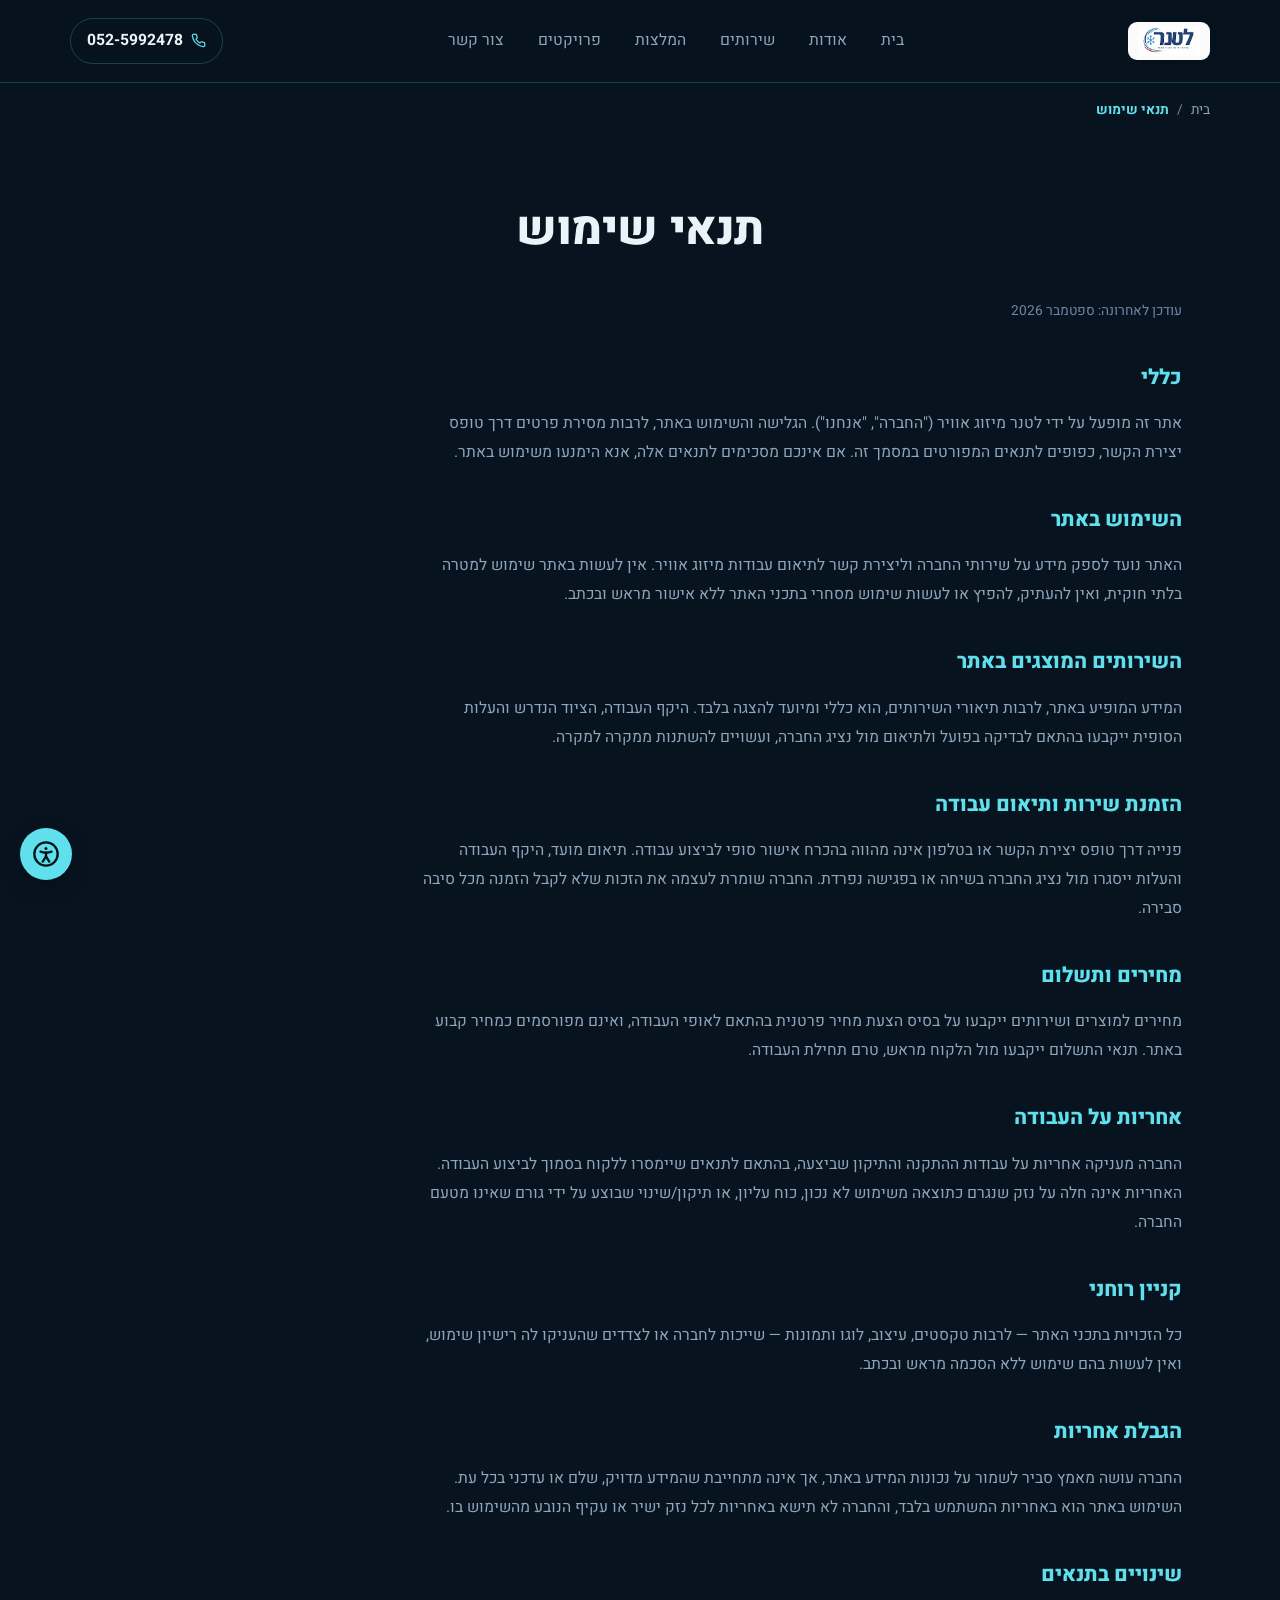
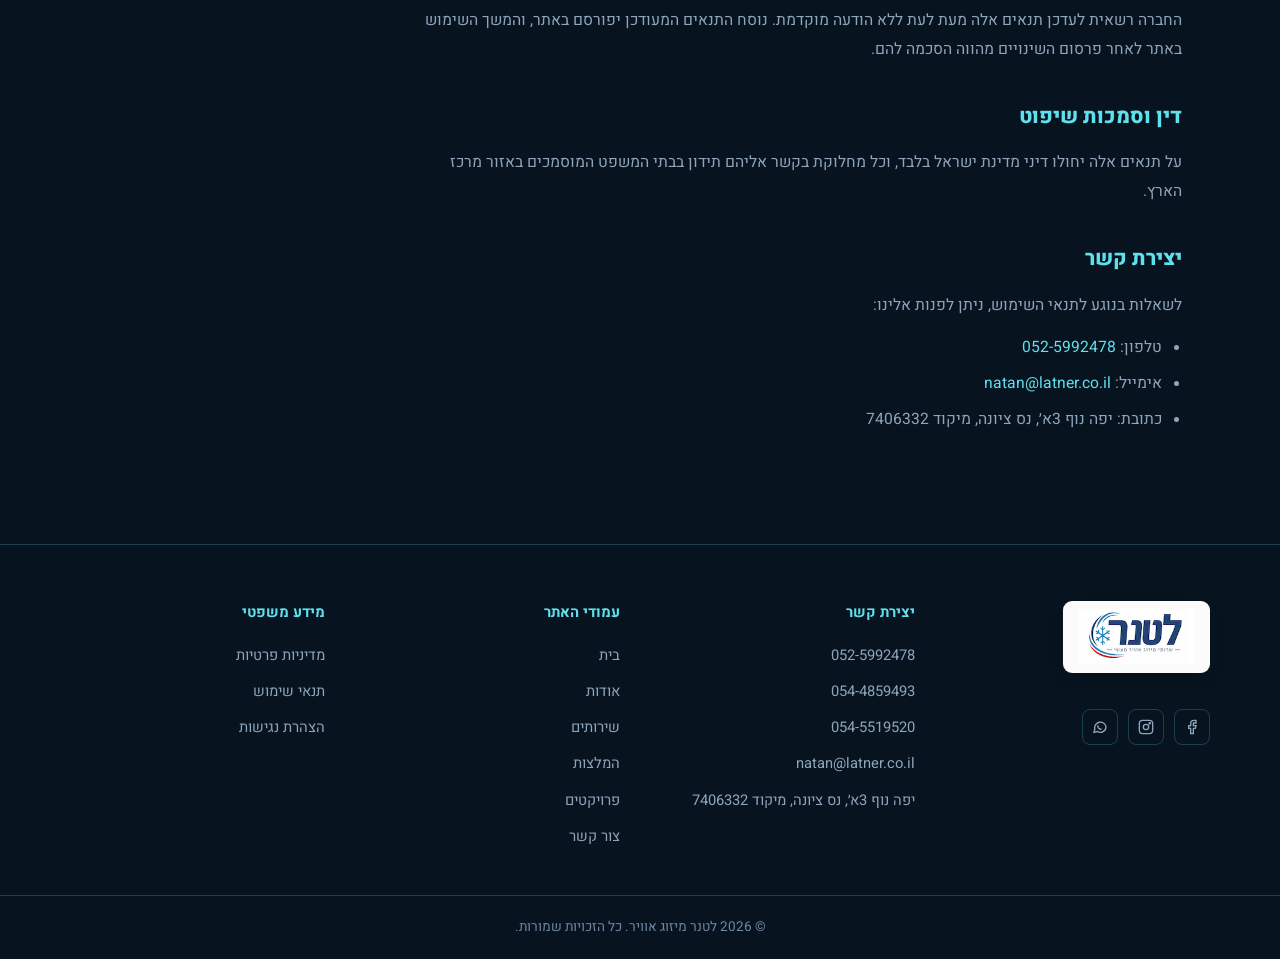
<file: terms-of-service.html>
<!DOCTYPE html>
<html lang="he" dir="rtl">
<head>
<meta charset="UTF-8">
<meta name="viewport" content="width=device-width, initial-scale=1.0">
<title>תנאי שימוש | לטנר מיזוג אוויר</title>

<meta name="description" content="תנאי השימוש באתר לטנר מיזוג אוויר — התקנון המלא לשימוש באתר ולהזמנת שירותים.">
<meta name="keywords" content="לטנר, מיזוג אוויר, תנאי שימוש, תקנון">
<meta name="author" content="לטנר מיזוג אוויר">
<meta name="robots" content="index, follow">
<link rel="canonical" href="https://latner.co.il/terms-of-service.html">

<meta property="og:type" content="website">
<meta property="og:locale" content="he_IL">
<meta property="og:site_name" content="לטנר מיזוג אוויר">
<meta property="og:title" content="תנאי שימוש | לטנר מיזוג אוויר">
<meta property="og:description" content="התקנון המלא לשימוש באתר לטנר מיזוג אוויר ולהזמנת שירותים.">
<meta property="og:url" content="https://latner.co.il/terms-of-service.html">
<meta property="og:image" content="https://latner.co.il/latner-logo-wide.png">

<meta name="twitter:card" content="summary">
<meta name="twitter:title" content="תנאי שימוש | לטנר מיזוג אוויר">
<meta name="twitter:description" content="התקנון המלא לשימוש באתר לטנר מיזוג אוויר ולהזמנת שירותים.">
<meta name="twitter:image" content="https://latner.co.il/latner-logo-wide.png">

<meta name="theme-color" content="#071420">

<link rel="preload" href="heebo-hebrew-800.woff2" as="font" type="font/woff2" crossorigin>
<link rel="preload" href="heebo-hebrew-400.woff2" as="font" type="font/woff2" crossorigin>
<link rel="stylesheet" href="styles.css">
<script type="application/ld+json">
{
  "@context": "https://schema.org",
  "@type": "BreadcrumbList",
  "itemListElement": [
    {"@type": "ListItem", "position": 1, "name": "בית", "item": "https://latner.co.il/index.html"},
    {"@type": "ListItem", "position": 2, "name": "תנאי שימוש", "item": "https://latner.co.il/terms-of-service.html"}
  ]
}
</script>
</head>
<body>
<a href="#main-content" class="skip-link">דלג לתוכן הראשי</a>

<button type="button" class="a11y-btn" id="a11yBtn" aria-label="פתח תפריט נגישות" aria-expanded="false" aria-controls="a11yPanel">
  <svg viewBox="0 0 24 24" fill="none" stroke="currentColor" stroke-width="2" stroke-linecap="round" stroke-linejoin="round" aria-hidden="true">
    <circle cx="12" cy="12" r="10"/>
    <circle cx="12" cy="7.3" r="1.3" fill="currentColor" stroke="none"/>
    <path d="M7.3 10c1.4.6 3 .9 4.7.9s3.3-.3 4.7-.9"/>
    <path d="M12 10.9v3.3"/>
    <path d="M9.2 18.5 12 14l2.8 4.5"/>
  </svg>
</button>

<div class="a11y-panel" id="a11yPanel" role="dialog" aria-label="הגדרות נגישות">
  <h2>הגדרות נגישות</h2>
  <button type="button" id="a11yIncrease">הגדלת טקסט <span>A+</span></button>
  <button type="button" id="a11yDecrease">הקטנת טקסט <span>A-</span></button>
  <button type="button" id="a11yContrast" aria-pressed="false">ניגודיות גבוהה</button>
  <button type="button" id="a11yUnderline" aria-pressed="false">הדגשת קישורים</button>
  <button type="button" class="a11y-reset" id="a11yReset">איפוס הגדרות</button>
</div>

<header id="top">
  <div class="wrap nav-row">
    <a href="index.html" class="brand">
      <span class="logo-chip"><img src="latner-logo-wide.png" alt="לטנר - שירותי מיזוג אוויר מעשי" width="191" height="93"></span>
    </a>
    <nav class="links" aria-label="ניווט ראשי">
      <a href="index.html">בית</a>
      <a href="about.html">אודות</a>
      <a href="services.html">שירותים</a>
      <a href="testimonials.html">המלצות</a>
      <a href="projects.html">פרויקטים</a>
      <a href="contact.html">צור קשר</a>
    </nav>
    <div class="header-right">
      <a href="tel:0525992478" class="nav-phone" aria-label="התקשרו אלינו: 052-5992478">
        <svg viewBox="0 0 24 24" fill="none" stroke="currentColor" stroke-width="2" aria-hidden="true"><path d="M22 16.92v3a2 2 0 0 1-2.18 2 19.79 19.79 0 0 1-8.63-3.07 19.5 19.5 0 0 1-6-6 19.79 19.79 0 0 1-3.07-8.67A2 2 0 0 1 4.11 2h3a2 2 0 0 1 2 1.72c.127.96.361 1.903.7 2.81a2 2 0 0 1-.45 2.11L8.09 9.91a16 16 0 0 0 6 6l1.27-1.27a2 2 0 0 1 2.11-.45c.907.339 1.85.573 2.81.7A2 2 0 0 1 22 16.92z"/></svg>
        <span class="txt">052-5992478</span>
      </a>
      <button type="button" class="menu-toggle" id="menuToggle" aria-label="פתח תפריט" aria-expanded="false" aria-controls="mobileMenu">
        <svg viewBox="0 0 24 24" fill="none" stroke="currentColor" stroke-width="2" stroke-linecap="round" aria-hidden="true"><path d="M4 6h16M4 12h16M4 18h16"/></svg>
      </button>
    </div>
  </div>
  <nav class="mobile-menu" id="mobileMenu" aria-label="ניווט נייד">
      <a href="index.html">בית</a>
      <a href="about.html">אודות</a>
      <a href="services.html">שירותים</a>
      <a href="testimonials.html">המלצות</a>
      <a href="projects.html">פרויקטים</a>
      <a href="contact.html">צור קשר</a>
      </nav>
</header>

<main id="main-content">

<div class="wrap breadcrumbs">
  <a href="index.html">בית</a>
  <span class="sep">/</span>
  <span class="current">תנאי שימוש</span>
</div>

<section class="page-hero" style="padding-bottom:20px;">
  <div class="wrap page-hero-inner">
    <h1>תנאי שימוש</h1>
  </div>
</section>

<section class="pad" style="padding-top:20px;">
  <div class="wrap">
    <div class="legal-content">
      <p class="updated">עודכן לאחרונה: ספטמבר 2026</p>

      <h2>כללי</h2>
      <p>אתר זה מופעל על ידי לטנר מיזוג אוויר ("החברה", "אנחנו"). הגלישה והשימוש באתר, לרבות מסירת פרטים דרך טופס יצירת הקשר, כפופים לתנאים המפורטים במסמך זה. אם אינכם מסכימים לתנאים אלה, אנא הימנעו משימוש באתר.</p>

      <h2>השימוש באתר</h2>
      <p>האתר נועד לספק מידע על שירותי החברה וליצירת קשר לתיאום עבודות מיזוג אוויר. אין לעשות באתר שימוש למטרה בלתי חוקית, ואין להעתיק, להפיץ או לעשות שימוש מסחרי בתכני האתר ללא אישור מראש ובכתב.</p>

      <h2>השירותים המוצגים באתר</h2>
      <p>המידע המופיע באתר, לרבות תיאורי השירותים, הוא כללי ומיועד להצגה בלבד. היקף העבודה, הציוד הנדרש והעלות הסופית ייקבעו בהתאם לבדיקה בפועל ולתיאום מול נציג החברה, ועשויים להשתנות ממקרה למקרה.</p>

      <h2>הזמנת שירות ותיאום עבודה</h2>
      <p>פנייה דרך טופס יצירת הקשר או בטלפון אינה מהווה בהכרח אישור סופי לביצוע עבודה. תיאום מועד, היקף העבודה והעלות ייסגרו מול נציג החברה בשיחה או בפגישה נפרדת. החברה שומרת לעצמה את הזכות שלא לקבל הזמנה מכל סיבה סבירה.</p>

      <h2>מחירים ותשלום</h2>
      <p>מחירים למוצרים ושירותים ייקבעו על בסיס הצעת מחיר פרטנית בהתאם לאופי העבודה, ואינם מפורסמים כמחיר קבוע באתר. תנאי התשלום ייקבעו מול הלקוח מראש, טרם תחילת העבודה.</p>

      <h2>אחריות על העבודה</h2>
      <p>החברה מעניקה אחריות על עבודות ההתקנה והתיקון שביצעה, בהתאם לתנאים שיימסרו ללקוח בסמוך לביצוע העבודה. האחריות אינה חלה על נזק שנגרם כתוצאה משימוש לא נכון, כוח עליון, או תיקון/שינוי שבוצע על ידי גורם שאינו מטעם החברה.</p>

      <h2>קניין רוחני</h2>
      <p>כל הזכויות בתכני האתר — לרבות טקסטים, עיצוב, לוגו ותמונות — שייכות לחברה או לצדדים שהעניקו לה רישיון שימוש, ואין לעשות בהם שימוש ללא הסכמה מראש ובכתב.</p>

      <h2>הגבלת אחריות</h2>
      <p>החברה עושה מאמץ סביר לשמור על נכונות המידע באתר, אך אינה מתחייבת שהמידע מדויק, שלם או עדכני בכל עת. השימוש באתר הוא באחריות המשתמש בלבד, והחברה לא תישא באחריות לכל נזק ישיר או עקיף הנובע מהשימוש בו.</p>

      <h2>שינויים בתנאים</h2>
      <p>החברה רשאית לעדכן תנאים אלה מעת לעת ללא הודעה מוקדמת. נוסח התנאים המעודכן יפורסם באתר, והמשך השימוש באתר לאחר פרסום השינויים מהווה הסכמה להם.</p>

      <h2>דין וסמכות שיפוט</h2>
      <p>על תנאים אלה יחולו דיני מדינת ישראל בלבד, וכל מחלוקת בקשר אליהם תידון בבתי המשפט המוסמכים באזור מרכז הארץ.</p>

      <h2>יצירת קשר</h2>
      <p>לשאלות בנוגע לתנאי השימוש, ניתן לפנות אלינו:</p>
      <ul>
        <li>טלפון: <a href="tel:0525992478">052-5992478</a></li>
        <li>אימייל: <a href="mailto:natan@latner.co.il">natan@latner.co.il</a></li>
        <li>כתובת: יפה נוף 3א׳, נס ציונה, מיקוד 7406332</li>
      </ul>
    </div>
  </div>
</section>

</main>

<footer>
  <nav class="wrap footer-grid" aria-label="ניווט בפוטר">
    <div class="footer-col footer-logo-col">
      <a href="index.html" style="display:flex;align-items:center;margin-bottom:18px;">
        <span class="logo-chip logo-chip-lg"><img src="latner-logo-wide.png" alt="לטנר - שירותי מיזוג אוויר מעשי" width="191" height="93"></span>
      </a>
      <div class="footer-social">
        <a href="#" aria-label="פייסבוק"><svg viewBox="0 0 24 24" fill="none" stroke="currentColor" stroke-width="2" aria-hidden="true"><path d="M18 2h-3a5 5 0 0 0-5 5v3H7v4h3v8h4v-8h3l1-4h-4V7a1 1 0 0 1 1-1h3z"/></svg></a>
        <a href="#" aria-label="אינסטגרם"><svg viewBox="0 0 24 24" fill="none" stroke="currentColor" stroke-width="2" aria-hidden="true"><rect x="2" y="2" width="20" height="20" rx="5"/><circle cx="12" cy="12" r="4"/><circle cx="17.5" cy="6.5" r="1"/></svg></a>
        <a href="#" aria-label="וואטסאפ"><svg viewBox="0 0 24 24" fill="none" stroke="currentColor" stroke-width="2" aria-hidden="true"><path d="M21 11.5a8.5 8.5 0 0 1-12.8 7.3L3 20l1.2-5a8.5 8.5 0 1 1 16.8-3.5z"/><path d="M8.5 9.5c0 3.5 2.5 6 6 6"/></svg></a>
      </div>
    </div>
    <div class="footer-col">
      <h5>יצירת קשר</h5>
      <ul>
        <li><a href="tel:0525992478">052-5992478</a></li>
        <li><a href="tel:0544859493">054-4859493</a></li>
        <li><a href="tel:0545519520">054-5519520</a></li>
        <li><a href="mailto:natan@latner.co.il">natan@latner.co.il</a></li>
        <li>יפה נוף 3א׳, נס ציונה, מיקוד 7406332</li>
      </ul>
    </div>
    <div class="footer-col">
      <h5>עמודי האתר</h5>
      <ul>
        <li><a href="index.html">בית</a></li>
        <li><a href="about.html">אודות</a></li>
        <li><a href="services.html">שירותים</a></li>
        <li><a href="testimonials.html">המלצות</a></li>
        <li><a href="projects.html">פרויקטים</a></li>
        <li><a href="contact.html">צור קשר</a></li>
      </ul>
    </div>
    <div class="footer-col">
      <h5>מידע משפטי</h5>
      <ul>
        <li><a href="privacy-policy.html">מדיניות פרטיות</a></li>
        <li><a href="terms-of-service.html">תנאי שימוש</a></li>
        <li><a href="accessibility-statement.html">הצהרת נגישות</a></li>
      </ul>
    </div>
  </nav>
  <div class="footer-bottom">© 2026 לטנר מיזוג אוויר. כל הזכויות שמורות.</div>
</footer>

<script>
  (function(){
    var toggle = document.getElementById('menuToggle');
    var menu = document.getElementById('mobileMenu');
    if(!toggle || !menu) return;
    toggle.addEventListener('click', function(){
      var isOpen = menu.classList.toggle('open');
      toggle.setAttribute('aria-expanded', isOpen ? 'true' : 'false');
    });
    menu.querySelectorAll('a').forEach(function(a){
      a.addEventListener('click', function(){
        menu.classList.remove('open');
        toggle.setAttribute('aria-expanded', 'false');
      });
    });
  })();
</script>
<script>
  (function(){
    try{
      var btn = document.getElementById('a11yBtn');
      var panel = document.getElementById('a11yPanel');
      var root = document.documentElement;
      if(!btn || !panel) return;
      var incBtn = document.getElementById('a11yIncrease');
      var decBtn = document.getElementById('a11yDecrease');
      var contrastBtn = document.getElementById('a11yContrast');
      var underlineBtn = document.getElementById('a11yUnderline');
      var resetBtn = document.getElementById('a11yReset');

      function apply(){
        var scale = parseFloat(localStorage.getItem('a11y-scale') || '1');
        root.style.fontSize = (scale*100) + '%';
        var contrast = localStorage.getItem('a11y-contrast') === '1';
        root.classList.toggle('a11y-contrast', contrast);
        var underline = localStorage.getItem('a11y-underline') === '1';
        root.classList.toggle('a11y-underline', underline);
        contrastBtn.setAttribute('aria-pressed', contrast ? 'true' : 'false');
        underlineBtn.setAttribute('aria-pressed', underline ? 'true' : 'false');
      }

      btn.addEventListener('click', function(){
        var isOpen = panel.classList.toggle('open');
        btn.setAttribute('aria-expanded', isOpen ? 'true' : 'false');
      });
      incBtn.addEventListener('click', function(){
        var scale = Math.min(1.5, parseFloat(localStorage.getItem('a11y-scale') || '1') + 0.1);
        localStorage.setItem('a11y-scale', scale);
        apply();
      });
      decBtn.addEventListener('click', function(){
        var scale = Math.max(0.8, parseFloat(localStorage.getItem('a11y-scale') || '1') - 0.1);
        localStorage.setItem('a11y-scale', scale);
        apply();
      });
      contrastBtn.addEventListener('click', function(){
        var contrast = localStorage.getItem('a11y-contrast') === '1';
        localStorage.setItem('a11y-contrast', contrast ? '0' : '1');
        apply();
      });
      underlineBtn.addEventListener('click', function(){
        var underline = localStorage.getItem('a11y-underline') === '1';
        localStorage.setItem('a11y-underline', underline ? '0' : '1');
        apply();
      });
      resetBtn.addEventListener('click', function(){
        localStorage.removeItem('a11y-scale');
        localStorage.removeItem('a11y-contrast');
        localStorage.removeItem('a11y-underline');
        apply();
      });

      apply();
    }catch(e){}
  })();
</script>
</body>
</html>
</file>
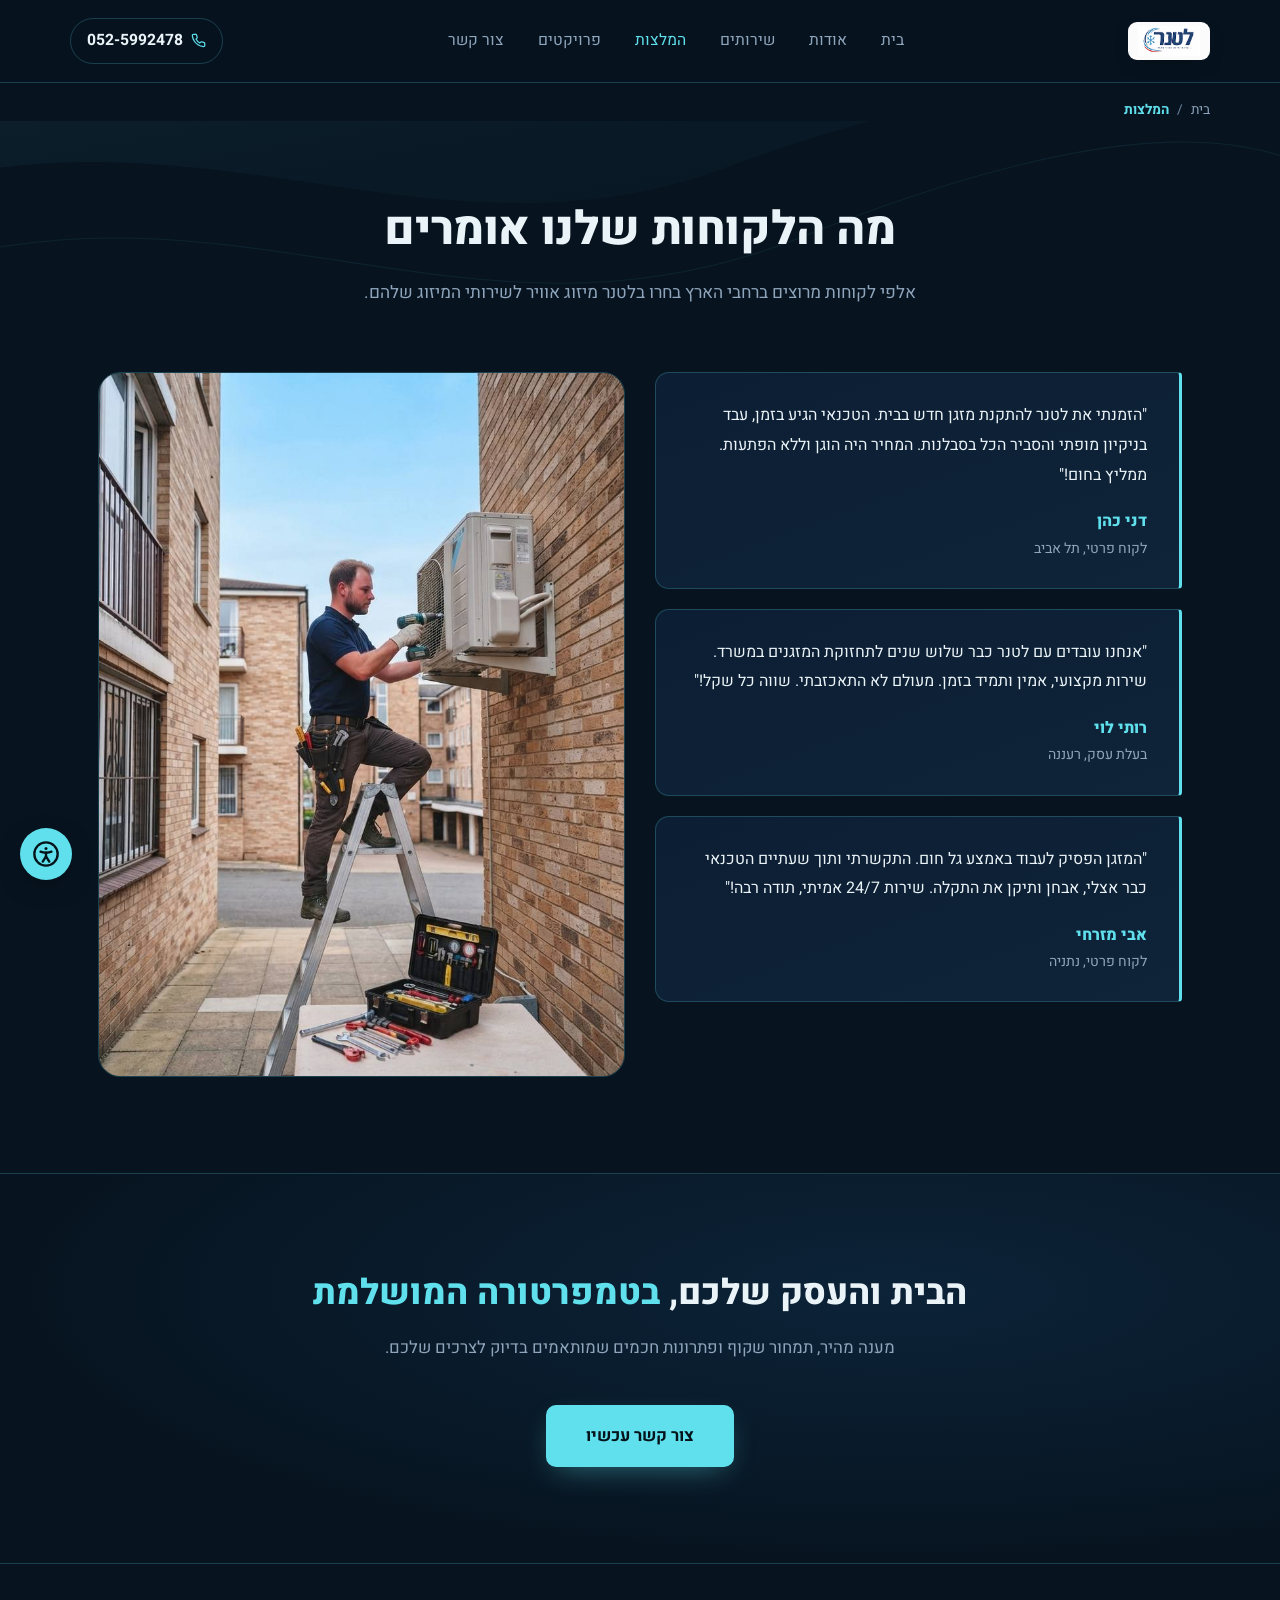
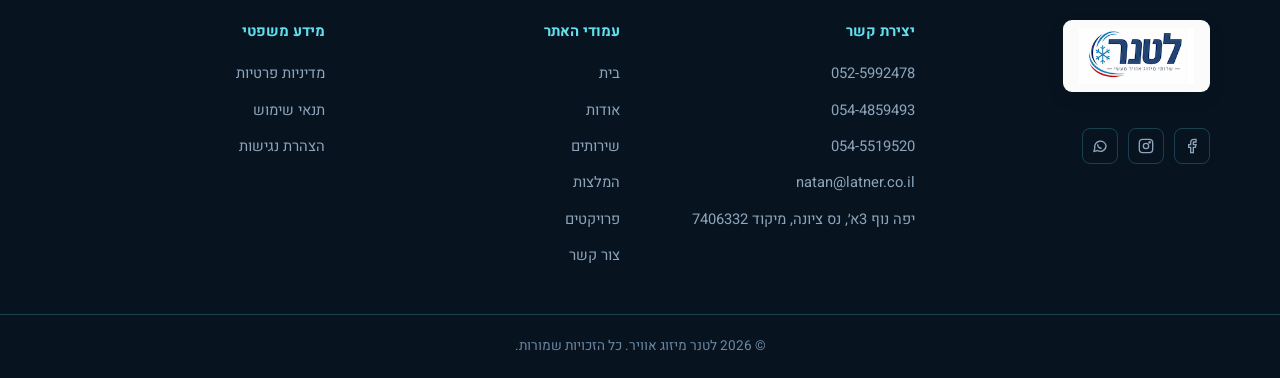
<file: testimonials.html>
<!DOCTYPE html>
<html lang="he" dir="rtl">
<head>
<meta charset="UTF-8">
<meta name="viewport" content="width=device-width, initial-scale=1.0">
<title>המלצות | לטנר מיזוג אוויר</title>

<meta name="description" content="מה הלקוחות של לטנר מיזוג אוויר אומרים — המלצות אמיתיות על התקנה, תחזוקה ותיקון מזגנים באזור המרכז והשרון.">
<meta name="keywords" content="לטנר, מיזוג אוויר, המלצות, ביקורות לקוחות, מזגנים, נס ציונה, מרכז והשרון">
<meta name="author" content="לטנר מיזוג אוויר">
<meta name="robots" content="index, follow">
<link rel="canonical" href="https://latner.co.il/testimonials.html">

<meta property="og:type" content="website">
<meta property="og:locale" content="he_IL">
<meta property="og:site_name" content="לטנר מיזוג אוויר">
<meta property="og:title" content="המלצות | לטנר מיזוג אוויר">
<meta property="og:description" content="אלפי לקוחות מרוצים ברחבי הארץ בחרו בלטנר מיזוג אוויר לשירותי המיזוג שלהם.">
<meta property="og:url" content="https://latner.co.il/testimonials.html">
<meta property="og:image" content="https://latner.co.il/latner-logo-wide.png">

<meta name="twitter:card" content="summary">
<meta name="twitter:title" content="המלצות | לטנר מיזוג אוויר">
<meta name="twitter:description" content="אלפי לקוחות מרוצים ברחבי הארץ בחרו בלטנר מיזוג אוויר לשירותי המיזוג שלהם.">
<meta name="twitter:image" content="https://latner.co.il/latner-logo-wide.png">

<meta name="theme-color" content="#071420">

<link rel="preload" href="heebo-hebrew-800.woff2" as="font" type="font/woff2" crossorigin>
<link rel="preload" href="heebo-hebrew-400.woff2" as="font" type="font/woff2" crossorigin>
<link rel="stylesheet" href="styles.css">
<script type="application/ld+json">
{
  "@context": "https://schema.org",
  "@type": "BreadcrumbList",
  "itemListElement": [
    {"@type": "ListItem", "position": 1, "name": "בית", "item": "https://latner.co.il/index.html"},
    {"@type": "ListItem", "position": 2, "name": "המלצות", "item": "https://latner.co.il/testimonials.html"}
  ]
}
</script>
</head>
<body>
<a href="#main-content" class="skip-link">דלג לתוכן הראשי</a>

<button type="button" class="a11y-btn" id="a11yBtn" aria-label="פתח תפריט נגישות" aria-expanded="false" aria-controls="a11yPanel">
  <svg viewBox="0 0 24 24" fill="none" stroke="currentColor" stroke-width="2" stroke-linecap="round" stroke-linejoin="round" aria-hidden="true">
    <circle cx="12" cy="12" r="10"/>
    <circle cx="12" cy="7.3" r="1.3" fill="currentColor" stroke="none"/>
    <path d="M7.3 10c1.4.6 3 .9 4.7.9s3.3-.3 4.7-.9"/>
    <path d="M12 10.9v3.3"/>
    <path d="M9.2 18.5 12 14l2.8 4.5"/>
  </svg>
</button>

<div class="a11y-panel" id="a11yPanel" role="dialog" aria-label="הגדרות נגישות">
  <h2>הגדרות נגישות</h2>
  <button type="button" id="a11yIncrease">הגדלת טקסט <span>A+</span></button>
  <button type="button" id="a11yDecrease">הקטנת טקסט <span>A-</span></button>
  <button type="button" id="a11yContrast" aria-pressed="false">ניגודיות גבוהה</button>
  <button type="button" id="a11yUnderline" aria-pressed="false">הדגשת קישורים</button>
  <button type="button" class="a11y-reset" id="a11yReset">איפוס הגדרות</button>
</div>

<header id="top">
  <div class="wrap nav-row">
    <a href="index.html" class="brand">
      <span class="logo-chip"><img src="latner-logo-wide.png" alt="לטנר - שירותי מיזוג אוויר מעשי" width="191" height="93"></span>
    </a>
    <nav class="links" aria-label="ניווט ראשי">
      <a href="index.html">בית</a>
      <a href="about.html">אודות</a>
      <a href="services.html">שירותים</a>
      <a href="testimonials.html" class="active" aria-current="page">המלצות</a>
      <a href="projects.html">פרויקטים</a>
      <a href="contact.html">צור קשר</a>
    </nav>
    <div class="header-right">
      <a href="tel:0525992478" class="nav-phone" aria-label="התקשרו אלינו: 052-5992478">
        <svg viewBox="0 0 24 24" fill="none" stroke="currentColor" stroke-width="2" aria-hidden="true"><path d="M22 16.92v3a2 2 0 0 1-2.18 2 19.79 19.79 0 0 1-8.63-3.07 19.5 19.5 0 0 1-6-6 19.79 19.79 0 0 1-3.07-8.67A2 2 0 0 1 4.11 2h3a2 2 0 0 1 2 1.72c.127.96.361 1.903.7 2.81a2 2 0 0 1-.45 2.11L8.09 9.91a16 16 0 0 0 6 6l1.27-1.27a2 2 0 0 1 2.11-.45c.907.339 1.85.573 2.81.7A2 2 0 0 1 22 16.92z"/></svg>
        <span class="txt">052-5992478</span>
      </a>
      <button type="button" class="menu-toggle" id="menuToggle" aria-label="פתח תפריט" aria-expanded="false" aria-controls="mobileMenu">
        <svg viewBox="0 0 24 24" fill="none" stroke="currentColor" stroke-width="2" stroke-linecap="round" aria-hidden="true"><path d="M4 6h16M4 12h16M4 18h16"/></svg>
      </button>
    </div>
  </div>
  <nav class="mobile-menu" id="mobileMenu" aria-label="ניווט נייד">
      <a href="index.html">בית</a>
      <a href="about.html">אודות</a>
      <a href="services.html">שירותים</a>
      <a href="testimonials.html" class="active" aria-current="page">המלצות</a>
      <a href="projects.html">פרויקטים</a>
      <a href="contact.html">צור קשר</a>
      </nav>
</header>

<main id="main-content">

<div class="wrap breadcrumbs">
  <a href="index.html">בית</a>
  <span class="sep">/</span>
  <span class="current">המלצות</span>
</div>

<section class="page-hero">
  <div class="page-hero-bg">
    <svg width="100%" height="100%" viewBox="0 0 1440 500" preserveAspectRatio="xMidYMid slice" xmlns="http://www.w3.org/2000/svg" style="position:absolute;inset:0;opacity:0.5;" aria-hidden="true">
      <defs>
        <linearGradient id="g1" x1="0" y1="0" x2="1" y2="1">
          <stop offset="0" stop-color="#5fe0ec" stop-opacity="0.16"/>
          <stop offset="1" stop-color="#5fe0ec" stop-opacity="0"/>
        </linearGradient>
      </defs>
      <path d="M -100 180 C 250 90, 500 280, 820 160 S 1400 40, 1600 140 L 1600 -100 L -100 -100 Z" fill="url(#g1)"/>
      <g stroke="#5fe0ec" stroke-opacity="0.14" stroke-width="1.2" fill="none">
        <path d="M -50 260 C 300 180, 550 380, 900 240 S 1450 100, 1550 220"/>
      </g>
    </svg>
  </div>
  <div class="wrap page-hero-inner">
    <h1>מה הלקוחות שלנו אומרים</h1>
    <p class="lead">אלפי לקוחות מרוצים ברחבי הארץ בחרו בלטנר מיזוג אוויר לשירותי המיזוג שלהם.</p>
  </div>
</section>

<section class="pad" style="padding-top:0;">
  <div class="wrap contact-split">
    <div class="testimonial-list">
      <div class="testimonial-card">
        <p class="quote">"הזמנתי את לטנר להתקנת מזגן חדש בבית. הטכנאי הגיע בזמן, עבד בניקיון מופתי והסביר הכל בסבלנות. המחיר היה הוגן וללא הפתעות. ממליץ בחום!"</p>
        <div class="testimonial-name">דני כהן</div>
        <div class="testimonial-role">לקוח פרטי, תל אביב</div>
      </div>
      <div class="testimonial-card">
        <p class="quote">"אנחנו עובדים עם לטנר כבר שלוש שנים לתחזוקת המזגנים במשרד. שירות מקצועי, אמין ותמיד בזמן. מעולם לא התאכזבתי. שווה כל שקל!"</p>
        <div class="testimonial-name">רותי לוי</div>
        <div class="testimonial-role">בעלת עסק, רעננה</div>
      </div>
      <div class="testimonial-card">
        <p class="quote">"המזגן הפסיק לעבוד באמצע גל חום. התקשרתי ותוך שעתיים הטכנאי כבר אצלי, אבחן ותיקן את התקלה. שירות 24/7 אמיתי, תודה רבה!"</p>
        <div class="testimonial-name">אבי מזרחי</div>
        <div class="testimonial-role">לקוח פרטי, נתניה</div>
      </div>
    </div>

    <div class="install-illustration">
      <img src="latner-outdoor-install.jpg" alt="טכנאי לטנר מתקין יחידת מיזוג חיצונית" width="800" height="1071" loading="lazy">
    </div>
  </div>
</section>

<section class="cta-final pad">
  <div class="wrap">
    <div class="cta-final-inner">
      <h2>הבית והעסק שלכם, <span>בטמפרטורה המושלמת</span></h2>
      <p>מענה מהיר, תמחור שקוף ופתרונות חכמים שמותאמים בדיוק לצרכים שלכם.</p>
      <a href="contact.html" class="btn btn-primary btn-large">צור קשר עכשיו</a>
    </div>
  </div>
</section>

</main>

<footer>
  <nav class="wrap footer-grid" aria-label="ניווט בפוטר">
    <div class="footer-col footer-logo-col">
      <a href="index.html" style="display:flex;align-items:center;margin-bottom:18px;">
        <span class="logo-chip logo-chip-lg"><img src="latner-logo-wide.png" alt="לטנר - שירותי מיזוג אוויר מעשי" width="191" height="93"></span>
      </a>
      <div class="footer-social">
        <a href="#" aria-label="פייסבוק"><svg viewBox="0 0 24 24" fill="none" stroke="currentColor" stroke-width="2" aria-hidden="true"><path d="M18 2h-3a5 5 0 0 0-5 5v3H7v4h3v8h4v-8h3l1-4h-4V7a1 1 0 0 1 1-1h3z"/></svg></a>
        <a href="#" aria-label="אינסטגרם"><svg viewBox="0 0 24 24" fill="none" stroke="currentColor" stroke-width="2" aria-hidden="true"><rect x="2" y="2" width="20" height="20" rx="5"/><circle cx="12" cy="12" r="4"/><circle cx="17.5" cy="6.5" r="1"/></svg></a>
        <a href="#" aria-label="וואטסאפ"><svg viewBox="0 0 24 24" fill="none" stroke="currentColor" stroke-width="2" aria-hidden="true"><path d="M21 11.5a8.5 8.5 0 0 1-12.8 7.3L3 20l1.2-5a8.5 8.5 0 1 1 16.8-3.5z"/><path d="M8.5 9.5c0 3.5 2.5 6 6 6"/></svg></a>
      </div>
    </div>
    <div class="footer-col">
      <h5>יצירת קשר</h5>
      <ul>
        <li><a href="tel:0525992478">052-5992478</a></li>
        <li><a href="tel:0544859493">054-4859493</a></li>
        <li><a href="tel:0545519520">054-5519520</a></li>
        <li><a href="mailto:natan@latner.co.il">natan@latner.co.il</a></li>
        <li>יפה נוף 3א׳, נס ציונה, מיקוד 7406332</li>
      </ul>
    </div>
    <div class="footer-col">
      <h5>עמודי האתר</h5>
      <ul>
        <li><a href="index.html">בית</a></li>
        <li><a href="about.html">אודות</a></li>
        <li><a href="services.html">שירותים</a></li>
        <li><a href="testimonials.html">המלצות</a></li>
        <li><a href="projects.html">פרויקטים</a></li>
        <li><a href="contact.html">צור קשר</a></li>
      </ul>
    </div>
    <div class="footer-col">
      <h5>מידע משפטי</h5>
      <ul>
        <li><a href="privacy-policy.html">מדיניות פרטיות</a></li>
        <li><a href="terms-of-service.html">תנאי שימוש</a></li>
        <li><a href="accessibility-statement.html">הצהרת נגישות</a></li>
      </ul>
    </div>
  </nav>
  <div class="footer-bottom">© 2026 לטנר מיזוג אוויר. כל הזכויות שמורות.</div>
</footer>

<script>
  (function(){
    var toggle = document.getElementById('menuToggle');
    var menu = document.getElementById('mobileMenu');
    if(!toggle || !menu) return;
    toggle.addEventListener('click', function(){
      var isOpen = menu.classList.toggle('open');
      toggle.setAttribute('aria-expanded', isOpen ? 'true' : 'false');
    });
    menu.querySelectorAll('a').forEach(function(a){
      a.addEventListener('click', function(){
        menu.classList.remove('open');
        toggle.setAttribute('aria-expanded', 'false');
      });
    });
  })();
</script>
<script>
  (function(){
    try{
      var btn = document.getElementById('a11yBtn');
      var panel = document.getElementById('a11yPanel');
      var root = document.documentElement;
      if(!btn || !panel) return;
      var incBtn = document.getElementById('a11yIncrease');
      var decBtn = document.getElementById('a11yDecrease');
      var contrastBtn = document.getElementById('a11yContrast');
      var underlineBtn = document.getElementById('a11yUnderline');
      var resetBtn = document.getElementById('a11yReset');

      function apply(){
        var scale = parseFloat(localStorage.getItem('a11y-scale') || '1');
        root.style.fontSize = (scale*100) + '%';
        var contrast = localStorage.getItem('a11y-contrast') === '1';
        root.classList.toggle('a11y-contrast', contrast);
        var underline = localStorage.getItem('a11y-underline') === '1';
        root.classList.toggle('a11y-underline', underline);
        contrastBtn.setAttribute('aria-pressed', contrast ? 'true' : 'false');
        underlineBtn.setAttribute('aria-pressed', underline ? 'true' : 'false');
      }

      btn.addEventListener('click', function(){
        var isOpen = panel.classList.toggle('open');
        btn.setAttribute('aria-expanded', isOpen ? 'true' : 'false');
      });
      incBtn.addEventListener('click', function(){
        var scale = Math.min(1.5, parseFloat(localStorage.getItem('a11y-scale') || '1') + 0.1);
        localStorage.setItem('a11y-scale', scale);
        apply();
      });
      decBtn.addEventListener('click', function(){
        var scale = Math.max(0.8, parseFloat(localStorage.getItem('a11y-scale') || '1') - 0.1);
        localStorage.setItem('a11y-scale', scale);
        apply();
      });
      contrastBtn.addEventListener('click', function(){
        var contrast = localStorage.getItem('a11y-contrast') === '1';
        localStorage.setItem('a11y-contrast', contrast ? '0' : '1');
        apply();
      });
      underlineBtn.addEventListener('click', function(){
        var underline = localStorage.getItem('a11y-underline') === '1';
        localStorage.setItem('a11y-underline', underline ? '0' : '1');
        apply();
      });
      resetBtn.addEventListener('click', function(){
        localStorage.removeItem('a11y-scale');
        localStorage.removeItem('a11y-contrast');
        localStorage.removeItem('a11y-underline');
        apply();
      });

      apply();
    }catch(e){}
  })();
</script>
</body>
</html>
</file>
<file: styles.css>
@font-face{font-family:'Heebo';font-style:normal;font-weight:300;font-display:swap;src:url(heebo-hebrew-300.woff2) format('woff2');unicode-range:U+0307-0308,U+0590-05FF,U+200C-2010,U+20AA,U+25CC,U+FB1D-FB4F;}
@font-face{font-family:'Heebo';font-style:normal;font-weight:300;font-display:swap;src:url(heebo-latin-300.woff2) format('woff2');unicode-range:U+0000-00FF,U+0131,U+0152-0153,U+02BB-02BC,U+02C6,U+02DA,U+02DC,U+0304,U+0308,U+0329,U+2000-206F,U+20AC,U+2122,U+2191,U+2193,U+2212,U+2215,U+FEFF,U+FFFD;}
@font-face{font-family:'Heebo';font-style:normal;font-weight:400;font-display:swap;src:url(heebo-hebrew-400.woff2) format('woff2');unicode-range:U+0307-0308,U+0590-05FF,U+200C-2010,U+20AA,U+25CC,U+FB1D-FB4F;}
@font-face{font-family:'Heebo';font-style:normal;font-weight:400;font-display:swap;src:url(heebo-latin-400.woff2) format('woff2');unicode-range:U+0000-00FF,U+0131,U+0152-0153,U+02BB-02BC,U+02C6,U+02DA,U+02DC,U+0304,U+0308,U+0329,U+2000-206F,U+20AC,U+2122,U+2191,U+2193,U+2212,U+2215,U+FEFF,U+FFFD;}
@font-face{font-family:'Heebo';font-style:normal;font-weight:500;font-display:swap;src:url(heebo-hebrew-500.woff2) format('woff2');unicode-range:U+0307-0308,U+0590-05FF,U+200C-2010,U+20AA,U+25CC,U+FB1D-FB4F;}
@font-face{font-family:'Heebo';font-style:normal;font-weight:500;font-display:swap;src:url(heebo-latin-500.woff2) format('woff2');unicode-range:U+0000-00FF,U+0131,U+0152-0153,U+02BB-02BC,U+02C6,U+02DA,U+02DC,U+0304,U+0308,U+0329,U+2000-206F,U+20AC,U+2122,U+2191,U+2193,U+2212,U+2215,U+FEFF,U+FFFD;}
@font-face{font-family:'Heebo';font-style:normal;font-weight:700;font-display:swap;src:url(heebo-hebrew-700.woff2) format('woff2');unicode-range:U+0307-0308,U+0590-05FF,U+200C-2010,U+20AA,U+25CC,U+FB1D-FB4F;}
@font-face{font-family:'Heebo';font-style:normal;font-weight:700;font-display:swap;src:url(heebo-latin-700.woff2) format('woff2');unicode-range:U+0000-00FF,U+0131,U+0152-0153,U+02BB-02BC,U+02C6,U+02DA,U+02DC,U+0304,U+0308,U+0329,U+2000-206F,U+20AC,U+2122,U+2191,U+2193,U+2212,U+2215,U+FEFF,U+FFFD;}
@font-face{font-family:'Heebo';font-style:normal;font-weight:800;font-display:swap;src:url(heebo-hebrew-800.woff2) format('woff2');unicode-range:U+0307-0308,U+0590-05FF,U+200C-2010,U+20AA,U+25CC,U+FB1D-FB4F;}
@font-face{font-family:'Heebo';font-style:normal;font-weight:800;font-display:swap;src:url(heebo-latin-800.woff2) format('woff2');unicode-range:U+0000-00FF,U+0131,U+0152-0153,U+02BB-02BC,U+02C6,U+02DA,U+02DC,U+0304,U+0308,U+0329,U+2000-206F,U+20AC,U+2122,U+2191,U+2193,U+2212,U+2215,U+FEFF,U+FFFD;}

:root{
  --bg-deep:#071420;
  --bg-panel:#0c1e33;
  --bg-panel-2:#0f2439;
  --accent:#5fe0ec;
  --accent-soft:rgba(95,224,236,0.10);
  --accent-line:rgba(95,224,236,0.22);
  --text-primary:#eaf3f7;
  --text-muted:#8fa5bb;
  --text-faint:#6e87a3;
}

*{margin:0;padding:0;box-sizing:border-box;}
html{scroll-behavior:smooth;}

/* ---------- accessibility base ---------- */
.skip-link{
  position:absolute;
  right:-999px;
  top:auto;
  z-index:200;
  background:var(--accent);
  color:#04141a;
  font-weight:700;
  padding:12px 20px;
  border-radius:0 0 10px 10px;
}
.skip-link:focus{
  right:16px;
  top:0;
}
a:focus-visible, button:focus-visible, input:focus-visible, select:focus-visible, textarea:focus-visible, [tabindex]:focus-visible{
  outline:2px solid var(--accent);
  outline-offset:3px;
  border-radius:4px;
}
body{
  background:var(--bg-deep);
  color:var(--text-primary);
  font-family:'Heebo', sans-serif;
  font-weight:400;
  line-height:1.65;
  overflow-x:hidden;
}
img{max-width:100%;display:block;}
a{color:inherit;text-decoration:none;}
.wrap{max-width:1140px;margin:0 auto;padding:0 28px;}
section{position:relative;}
section.pad{padding:96px 0;}

/* ---------- header ---------- */
header{
  position:sticky;top:0;z-index:50;
  background:rgba(7,20,32,0.82);
  backdrop-filter:blur(10px);
  border-bottom:1px solid var(--accent-line);
}
.nav-row{display:flex;align-items:center;justify-content:space-between;padding:18px 0;}
.brand{display:flex;align-items:center;}
.logo-chip{
  display:flex;align-items:center;justify-content:center;
  background:#fbfbfb;
  border-radius:9px;
  height:38px;width:auto;
  padding:4px 10px;
  box-shadow:0 6px 18px -8px rgba(0,0,0,0.5);
  flex-shrink:0;
}
.logo-chip img{height:100%;width:auto;object-fit:contain;display:block;}
.logo-chip.logo-chip-lg{height:72px;padding:8px 16px;}
.brand-name{font-weight:800;font-size:1.1rem;margin-inline-start:12px;color:var(--text-primary);}
nav.links{display:flex;gap:34px;font-size:0.98rem;color:var(--text-muted);}
nav.links a{transition:color .2s ease;}
nav.links a:hover, nav.links a.active{color:var(--accent);}
.nav-phone{
  display:flex;align-items:center;gap:8px;
  font-weight:700;font-size:0.98rem;
  color:var(--text-primary);
  border:1px solid var(--accent-line);
  padding:9px 16px;border-radius:999px;
  transition:border-color .2s ease, background .2s ease;
}
.nav-phone:hover{border-color:var(--accent);background:var(--accent-soft);}
.nav-phone svg{width:15px;height:15px;color:var(--accent);}
.header-right{display:flex;align-items:center;gap:10px;}
.menu-toggle{
  display:none;
  align-items:center;justify-content:center;
  width:40px;height:40px;
  background:none;
  border:1px solid var(--accent-line);
  border-radius:8px;
  color:var(--text-primary);
  cursor:pointer;
  flex-shrink:0;
}
.menu-toggle svg{width:20px;height:20px;}
.menu-toggle:hover{border-color:var(--accent);background:var(--accent-soft);}
.mobile-menu{
  display:none;
  flex-direction:column;
  background:var(--bg-panel);
  border-top:1px solid var(--accent-line);
}
.mobile-menu.open{display:flex;}
.mobile-menu a{
  padding:15px 28px;
  color:var(--text-muted);
  font-size:1.02rem;
  border-bottom:1px solid var(--accent-line);
}
.mobile-menu a:last-child{border-bottom:none;}
.mobile-menu a:hover, .mobile-menu a.active{color:var(--accent);background:var(--accent-soft);}

/* ---------- page header (non-home pages) ---------- */
.page-hero{
  position:relative;
  padding:80px 0 64px;
  overflow:hidden;
}
.page-hero-bg{position:absolute;inset:0;z-index:0;}
.page-hero-inner{position:relative;z-index:2;max-width:760px;}
.eyebrow-plain{color:var(--accent);font-weight:700;font-size:0.98rem;margin-bottom:18px;text-align:center;}
.page-hero h1{
  font-size:clamp(2rem, 4vw, 2.9rem);
  font-weight:800;line-height:1.25;letter-spacing:-0.4px;
  text-align:center;
}
.page-hero p.lead{
  margin:18px auto 0;font-size:1.08rem;color:var(--text-muted);max-width:620px;line-height:1.8;
  text-align:center;
}
.page-hero-inner{text-align:center;margin-inline:auto;}

/* ---------- hero (home) ---------- */
.hero{position:relative;padding:108px 0 130px;overflow:hidden;}
.hero-bg{position:absolute;inset:0;z-index:0;}
.hero-inner{position:relative;z-index:2;max-width:760px;}
h1{font-size:clamp(2.3rem, 4.6vw, 3.6rem);font-weight:800;line-height:1.22;letter-spacing:-0.5px;}
h1 span{color:var(--accent);}
.hero p.lead{margin-top:22px;font-size:1.14rem;color:var(--text-muted);max-width:600px;line-height:1.8;}
.hero-quote{
  margin:24px 0 0;
  padding-inline-start:20px;
  border-inline-start:3px solid var(--accent);
  max-width:600px;
  font-size:1.14rem;
  font-style:italic;
  color:var(--text-muted);
  line-height:1.8;
}
.hero-cta{display:flex;gap:16px;margin-top:38px;flex-wrap:wrap;}
.btn{
  display:inline-flex;align-items:center;gap:10px;
  padding:15px 30px;border-radius:10px;font-weight:700;font-size:1rem;
  transition:transform .18s ease, box-shadow .18s ease, background .18s ease;
}
.btn-primary{background:var(--accent);color:#04141a;box-shadow:0 10px 30px -10px rgba(95,224,236,0.45);}
.btn-primary:hover{transform:translateY(-2px);box-shadow:0 14px 36px -10px rgba(95,224,236,0.6);}
.btn-ghost{border:1px solid var(--accent-line);color:var(--text-primary);}
.btn-ghost:hover{border-color:var(--accent);background:var(--accent-soft);}
.btn-large{padding:17px 40px;font-size:1.05rem;}
.hero-divider{height:1px;width:100%;max-width:560px;background:var(--accent-line);margin-top:44px;}
.hero-tags{display:flex;gap:12px;flex-wrap:wrap;margin-top:28px;}
.hero-tag{
  font-size:0.88rem;color:var(--text-muted);
  border:1px solid var(--accent-line);padding:7px 14px;border-radius:999px;
  background:rgba(255,255,255,0.02);
}

/* ---------- section heading ---------- */
.section-head{max-width:620px;margin:0 auto 52px;text-align:center;}
.section-head h2{font-size:clamp(1.7rem, 3vw, 2.35rem);font-weight:800;line-height:1.3;}
.section-head p{margin-top:14px;color:var(--text-muted);font-size:1.04rem;}
.about-divider{height:1px;background:var(--accent-line);margin:36px 0 34px;}
.about-p{color:var(--text-muted);font-size:1rem;max-width:760px;margin-bottom:16px;}
.about-features{display:grid;grid-template-columns:1fr 1fr;gap:22px;margin-top:8px;}
.about-feature-card{
  background:linear-gradient(160deg, var(--bg-panel), var(--bg-panel-2));
  border:1px solid var(--accent-line);border-radius:16px;padding:30px 28px;
}
.about-feature-card .service-icon{margin-bottom:16px;}
.about-feature-card h4{font-size:1.08rem;font-weight:800;color:var(--accent);margin-bottom:10px;}
.about-feature-card p{color:var(--text-muted);font-size:0.95rem;}

/* ---------- services grid ---------- */
.services-grid{display:grid;grid-template-columns:1fr 1fr;gap:26px;}
.service-card{
  background:linear-gradient(160deg, var(--bg-panel), var(--bg-panel-2));
  border:1px solid var(--accent-line);border-radius:18px;padding:36px 34px;
  position:relative;overflow:hidden;transition:border-color .25s ease, transform .25s ease;
}
.service-card:hover{border-color:rgba(95,224,236,0.5);transform:translateY(-4px);}
.service-card::before{
  content:"";position:absolute;top:-60px;left:-60px;width:160px;height:160px;
  background:radial-gradient(circle, var(--accent-soft), transparent 70%);pointer-events:none;
}
.service-icon{
  width:46px;height:46px;border-radius:12px;background:var(--accent-soft);
  border:1px solid var(--accent-line);display:flex;align-items:center;justify-content:center;margin-bottom:20px;
}
.service-icon svg{width:23px;height:23px;color:var(--accent);}
.service-card h3{font-size:1.3rem;font-weight:800;margin-bottom:12px;color:var(--accent);}
.service-card > p{color:var(--text-muted);font-size:0.98rem;margin-bottom:18px;}
.service-card ul{list-style:none;}
.service-card li{position:relative;padding-right:20px;margin-bottom:10px;font-size:0.95rem;color:var(--text-primary);}
.service-card li::before{content:"";position:absolute;right:0;top:9px;width:6px;height:6px;border-radius:50%;background:var(--accent);}

/* ---------- diagnosis box ---------- */
.diagnosis-box{
  margin-top:26px;text-align:center;
  background:linear-gradient(160deg, var(--bg-panel), var(--bg-panel-2));
  border:1px solid var(--accent-line);border-radius:18px;padding:44px 36px;
}
.diagnosis-box h3{font-size:1.3rem;font-weight:800;color:var(--accent);margin-bottom:12px;}
.diagnosis-box p{color:var(--text-muted);font-size:1rem;max-width:560px;margin:0 auto;}

/* ---------- scope / for whom ---------- */
.scope{background:var(--bg-panel);border-top:1px solid var(--accent-line);border-bottom:1px solid var(--accent-line);}
.scope-grid{
  display:grid;grid-template-columns:repeat(4, 1fr);gap:1px;
  background:var(--accent-line);border:1px solid var(--accent-line);border-radius:16px;overflow:hidden;
}
.scope-item{background:var(--bg-deep);padding:32px 24px;text-align:center;}
.scope-item svg{width:28px;height:28px;color:var(--accent);margin:0 auto 14px;}
.scope-item h4{font-size:1.02rem;font-weight:700;margin-bottom:6px;}
.scope-item p{font-size:0.86rem;color:var(--text-muted);}

/* ---------- process ---------- */
.process{display:grid;grid-template-columns:repeat(4, 1fr);gap:22px;}
.process-step{padding-top:22px;border-top:1px solid var(--accent-line);}
.process-step .num{font-size:0.85rem;color:var(--accent);font-weight:700;margin-bottom:14px;display:block;}
.process-step h4{font-size:1.08rem;font-weight:700;margin-bottom:8px;}
.process-step p{font-size:0.92rem;color:var(--text-muted);}

/* ---------- stats (about) ---------- */
.stats-grid{display:grid;grid-template-columns:repeat(3, 1fr);gap:22px;margin-top:44px;}
.stat-card{
  background:linear-gradient(160deg, var(--bg-panel), var(--bg-panel-2));
  border-top:2px solid var(--accent);border-radius:0 0 14px 14px;padding:34px 20px;text-align:center;
}
.stat-num{font-size:2.1rem;font-weight:800;color:var(--text-primary);}
.stat-label{margin-top:8px;color:var(--text-muted);font-size:0.92rem;}

/* ---------- why grid ---------- */
.why-divider{height:1px;background:var(--accent-line);margin:36px 0 40px;}
.why-grid{display:grid;grid-template-columns:1fr 1fr;gap:22px;}
.why-card{
  background:linear-gradient(160deg, var(--bg-panel), var(--bg-panel-2));
  border:1px solid var(--accent-line);border-radius:14px;padding:28px 30px;
}
.why-card h4{font-size:1.12rem;font-weight:800;color:var(--accent);margin-bottom:10px;}
.why-card p{color:var(--text-muted);font-size:0.95rem;}

/* ---------- testimonials ---------- */
.testimonial-list{display:flex;flex-direction:column;gap:20px;}
.testimonial-card{
  background:linear-gradient(160deg, var(--bg-panel), var(--bg-panel-2));
  border:1px solid var(--accent-line);border-inline-start:3px solid var(--accent);
  border-radius:14px 4px 4px 14px;padding:28px 32px;
}
.testimonial-card .quote{color:var(--text-primary);font-size:1rem;line-height:1.85;margin-bottom:18px;}
.testimonial-name{font-weight:800;color:var(--accent);font-size:1rem;}
.testimonial-role{color:var(--text-muted);font-size:0.88rem;margin-top:2px;}

/* ---------- projects ---------- */
.projects-grid{display:grid;grid-template-columns:1fr 1fr;gap:26px;}
.project-card{
  background:linear-gradient(160deg, var(--bg-panel), var(--bg-panel-2));
  border:1px solid var(--accent-line);border-radius:18px;overflow:hidden;
  transition:border-color .25s ease, transform .25s ease;
}
.project-card:hover{border-color:rgba(95,224,236,0.5);transform:translateY(-4px);}
.project-thumb{
  height:180px;
  background:linear-gradient(135deg, var(--bg-panel-2), var(--bg-deep));
  display:flex;align-items:center;justify-content:center;
  border-bottom:1px solid var(--accent-line);
}
.project-thumb svg{width:40px;height:40px;color:var(--accent);opacity:0.7;}
.project-body{padding:26px 28px;}
.project-tag{
  display:inline-block;font-size:0.78rem;color:var(--accent);font-weight:700;
  border:1px solid var(--accent-line);border-radius:999px;padding:4px 12px;margin-bottom:14px;
}
.project-card h3{font-size:1.15rem;font-weight:800;margin-bottom:8px;}
.project-card p{color:var(--text-muted);font-size:0.94rem;}
.projects-empty{
  text-align:center;color:var(--text-muted);font-size:0.98rem;
  border:1px dashed var(--accent-line);border-radius:18px;padding:70px 30px;
}
.projects-empty .icon{font-size:2.2rem;margin-bottom:18px;}
.projects-empty h3{color:var(--text-primary);font-size:1.3rem;font-weight:800;margin-bottom:10px;}
.projects-empty p{max-width:420px;margin:0 auto;}

/* ---------- contact form ---------- */
.contact-form{
  background:linear-gradient(160deg, var(--bg-panel), var(--bg-panel-2));
  border:1px solid var(--accent-line);border-radius:18px;padding:40px 38px 34px;
}
.form-row.two{display:block;}
.field{margin-bottom:26px;}
.field label{display:block;font-size:0.84rem;color:var(--text-faint);margin-bottom:9px;}
.field input, .field select, .field textarea{
  width:100%;background:transparent;border:none;border-bottom:1px solid var(--accent-line);
  color:var(--text-primary);font-family:'Heebo', sans-serif;font-size:1rem;padding:8px 0;
  outline:none;transition:border-color .2s ease;
}
.field select{cursor:pointer;}
.field select option{background:var(--bg-panel);color:var(--text-primary);}
.field textarea{resize:vertical;font-family:inherit;}
.field input:focus, .field select:focus, .field textarea:focus{
  border-color:var(--accent);
  box-shadow:0 2px 0 0 var(--accent);
}
.field input:focus-visible, .field select:focus-visible, .field textarea:focus-visible{
  outline:none;
}
.field input::placeholder, .field textarea::placeholder{color:var(--text-faint);}
.form-submit-row{
  display:flex;
  flex-direction:column;
  align-items:center;
  gap:10px;
  margin-top:8px;
}
.form-note{font-size:0.86rem;color:var(--text-muted);}
.contact-summary-grid{display:grid;grid-template-columns:repeat(4, 1fr);gap:20px;margin-top:26px;}
.summary-card{background:var(--bg-deep);border:1px solid var(--accent-line);border-radius:14px;padding:26px 22px;text-align:center;}
.summary-card h4{color:var(--accent);font-weight:800;font-size:1.02rem;margin-bottom:10px;}
.summary-card p{color:var(--text-muted);font-size:0.88rem;line-height:1.7;}
.summary-card a{transition:color .2s ease;}
.summary-card a:hover{color:var(--accent);}

/* ---------- final cta ---------- */
.cta-final{background:radial-gradient(ellipse at 70% 30%, #0c2338, var(--bg-deep) 70%);border-top:1px solid var(--accent-line);}
.cta-final-inner{max-width:680px;margin-inline:auto;text-align:center;}
.cta-final h2{font-size:clamp(1.6rem, 3vw, 2.2rem);font-weight:800;line-height:1.35;}
.cta-final h2 span{color:var(--accent);}
.cta-final p{margin-top:16px;color:var(--text-muted);font-size:1.05rem;}
.cta-final .btn-large{margin-top:44px;}

/* ---------- trust bar ---------- */
.trust-bar{
  display:flex;justify-content:center;align-items:center;
  gap:64px;flex-wrap:wrap;padding:34px 0;
  background:var(--bg-panel);
  border-top:1px solid var(--accent-line);
  border-bottom:1px solid var(--accent-line);
}
.trust-item{text-align:center;}
.trust-num{font-size:1.9rem;font-weight:800;color:var(--accent);}
.trust-label{font-size:0.85rem;color:var(--text-muted);margin-top:4px;}

/* ---------- home split (photo + text) ---------- */
.home-split{display:grid;grid-template-columns:1fr 1fr;gap:44px;align-items:center;}
.home-split-photo{border-radius:22px;overflow:hidden;border:1px solid var(--accent-line);}
.home-split-photo img{width:100%;height:100%;object-fit:cover;display:block;min-height:340px;}
.home-split-text .section-head{margin-bottom:26px;}
.home-split-list{list-style:none;margin-bottom:30px;}
.home-split-list li{display:flex;gap:12px;align-items:flex-start;margin-bottom:16px;}
.home-split-list .check{
  flex-shrink:0;width:24px;height:24px;border-radius:50%;
  background:var(--accent-soft);border:1px solid var(--accent-line);
  display:flex;align-items:center;justify-content:center;margin-top:2px;
}
.home-split-list .check svg{width:12px;height:12px;color:var(--accent);}
.home-split-list span.txt{color:var(--text-muted);font-size:0.98rem;}

/* ---------- testimonials preview ---------- */
.testimonials-preview-grid{display:grid;grid-template-columns:1fr 1fr;gap:20px;}

/* ---------- services split (editorial list) ---------- */
.services-split{display:grid;grid-template-columns:0.85fr 1.15fr;gap:56px;align-items:start;}
.services-split .section-head{margin-bottom:22px;max-width:none;}
.services-list{list-style:none;}
.services-list-item{display:flex;gap:18px;padding:24px 0;border-bottom:1px solid var(--accent-line);}
.services-list-item:first-child{padding-top:0;}
.services-list-item:last-child{border-bottom:none;}
.services-list-item .service-icon{flex-shrink:0;margin-bottom:0;}
.services-list-item h3{font-size:1.12rem;font-weight:800;margin-bottom:6px;color:var(--text-primary);}
.services-list-item p{color:var(--text-muted);font-size:0.92rem;}

/* ---------- commercial split (bordered comparison, no card-in-card) ---------- */
.commercial-frame{border:1px solid var(--accent-line);border-radius:22px;overflow:hidden;}
.commercial-grid-flat{display:grid;grid-template-columns:1fr 1fr;}
.commercial-col{padding:42px 38px;}
.commercial-col + .commercial-col{border-inline-start:1px solid var(--accent-line);background:var(--bg-panel-2);}
.commercial-col:first-child{background:var(--bg-panel);}
.commercial-col h3{font-size:1.2rem;font-weight:800;color:var(--accent);margin-bottom:12px;}
.commercial-col > p{color:var(--text-muted);font-size:0.95rem;margin-bottom:18px;}
.commercial-col ul{list-style:none;}
.commercial-col li{position:relative;padding-right:20px;margin-bottom:10px;font-size:0.94rem;color:var(--text-primary);}
.commercial-col li::before{content:"";position:absolute;right:0;top:9px;width:6px;height:6px;border-radius:50%;background:var(--accent);}

/* ---------- featured testimonial ---------- */
.testimonial-feature{max-width:740px;margin:0 auto;text-align:center;}
.testimonial-feature .quote-mark{font-size:3.4rem;color:var(--accent);opacity:0.35;line-height:1;margin-bottom:6px;font-weight:800;}
.testimonial-feature .quote{font-size:1.35rem;font-weight:500;line-height:1.75;color:var(--text-primary);margin-bottom:24px;}
.testimonial-feature .name{font-weight:800;color:var(--accent);font-size:1.02rem;}
.testimonial-feature .role{color:var(--text-muted);font-size:0.9rem;margin-top:2px;}
.testimonial-mini-row{
  display:flex;justify-content:center;gap:40px;flex-wrap:wrap;
  margin-top:40px;padding-top:32px;border-top:1px solid var(--accent-line);
}
.testimonial-mini{max-width:280px;text-align:center;}
.testimonial-mini p{color:var(--text-muted);font-size:0.86rem;line-height:1.6;margin-bottom:8px;}
.testimonial-mini .name{font-size:0.86rem;font-weight:700;color:var(--text-primary);}

/* ---------- legal content ---------- */
.legal-content{max-width:760px;}
.legal-content h2{
  font-size:1.3rem;font-weight:800;color:var(--accent);
  margin:36px 0 14px;
}
.legal-content h2:first-child{margin-top:0;}
.legal-content p{color:var(--text-muted);font-size:0.98rem;line-height:1.85;margin-bottom:14px;}
.legal-content ul{margin:0 0 14px;padding-inline-start:20px;}
.legal-content li{color:var(--text-muted);font-size:0.98rem;line-height:1.8;margin-bottom:8px;}
.legal-content .updated{color:var(--text-faint);font-size:0.86rem;margin-bottom:30px;}
.legal-content a{color:var(--accent);}

/* ---------- breadcrumbs ---------- */
.breadcrumbs{
  display:flex;align-items:center;gap:8px;flex-wrap:wrap;
  padding:16px 0 0;
  font-size:0.85rem;
  color:var(--text-faint);
}
.breadcrumbs a{color:var(--text-muted);transition:color .2s ease;}
.breadcrumbs a:hover{color:var(--accent);}
.breadcrumbs .sep{color:var(--text-faint);}
.breadcrumbs .current{color:var(--accent);font-weight:600;}

/* ---------- contact split (form + image) ---------- */
.contact-split{
  display:grid;
  grid-template-columns:1fr 1fr;
  gap:30px;
  align-items:stretch;
}
.contact-split .contact-form{margin:0;}
.install-illustration{
  border-radius:22px;
  overflow:hidden;
  border:1px solid var(--accent-line);
  min-height:100%;
}
.install-illustration img{
  width:100%;height:100%;
  object-fit:cover;
  display:block;
}

/* ---------- map ---------- */
.map-wrap{
  border-radius:22px;
  overflow:hidden;
  border:1px solid var(--accent-line);
}
.map-wrap iframe{width:100%;height:380px;border:0;display:block;}

/* ---------- footer ---------- */
footer{padding:0;border-top:1px solid var(--accent-line);}
.footer-grid{
  display:grid;
  grid-template-columns:repeat(4, 1fr);
  gap:40px;
  padding:56px 0 34px;
}
.footer-col h5{
  font-size:0.92rem;
  font-weight:700;
  color:var(--accent);
  margin-bottom:18px;
}
.footer-col ul{list-style:none;}
.footer-col li{margin-bottom:12px;font-size:0.92rem;color:var(--text-muted);}
.footer-col li a{transition:color .2s ease;}
.footer-col li a:hover{color:var(--accent);}
.footer-logo-col .logo-chip{margin-bottom:18px;}
.footer-social{display:flex;gap:10px;}
.footer-social a{
  width:36px;height:36px;border-radius:8px;
  border:1px solid var(--accent-line);
  display:flex;align-items:center;justify-content:center;
  color:var(--text-muted);transition:color .2s ease, border-color .2s ease;
}
.footer-social a:hover{color:var(--accent);border-color:var(--accent);}
.footer-social svg{width:16px;height:16px;}
.footer-bottom{
  border-top:1px solid var(--accent-line);
  padding:20px 0;
  text-align:center;
  font-size:0.85rem;
  color:var(--text-faint);
}
.footer-row{display:flex;justify-content:space-between;align-items:center;flex-wrap:wrap;gap:14px;font-size:0.86rem;color:var(--text-faint);}

/* ---------- accessibility widget ---------- */
.a11y-btn{
  position:fixed;
  bottom:20px;
  left:20px;
  z-index:300;
  width:52px;height:52px;
  border-radius:50%;
  background:var(--accent);
  color:#04141a;
  border:none;
  display:flex;align-items:center;justify-content:center;
  cursor:pointer;
  box-shadow:0 8px 24px -6px rgba(0,0,0,0.5);
}
.a11y-btn svg{width:28px;height:28px;}
.a11y-panel{
  position:fixed;
  bottom:82px;
  left:20px;
  z-index:300;
  width:260px;
  background:var(--bg-panel);
  border:1px solid var(--accent-line);
  border-radius:16px;
  padding:18px;
  box-shadow:0 12px 32px -8px rgba(0,0,0,0.6);
  display:none;
}
.a11y-panel.open{display:block;}
.a11y-panel h2{font-size:1rem;font-weight:800;color:var(--text-primary);margin-bottom:14px;}
.a11y-panel button{
  width:100%;
  display:flex;align-items:center;justify-content:space-between;
  background:var(--bg-deep);
  border:1px solid var(--accent-line);
  color:var(--text-primary);
  font-family:'Heebo', sans-serif;
  font-size:0.92rem;
  padding:10px 14px;
  border-radius:10px;
  margin-bottom:8px;
  cursor:pointer;
}
.a11y-panel button:hover{border-color:var(--accent);}
.a11y-panel button[aria-pressed="true"]{border-color:var(--accent);background:var(--accent-soft);color:var(--accent);}
.a11y-panel .a11y-reset{
  justify-content:center;
  color:var(--text-muted);
  margin-top:4px;margin-bottom:0;
  font-size:0.85rem;
}

/* High contrast mode */
html.a11y-contrast{
  --bg-deep:#000000;
  --bg-panel:#000000;
  --bg-panel-2:#000000;
  --text-primary:#ffffff;
  --text-muted:#ffffff;
  --text-faint:#ffffff;
  --accent:#ffff00;
  --accent-soft:rgba(255,255,0,0.15);
  --accent-line:#ffff00;
}
html.a11y-contrast img{filter:grayscale(1) contrast(1.2);}

/* Underline links */
html.a11y-underline a{text-decoration:underline !important;}

@media (max-width:560px){
  .a11y-btn{width:46px;height:46px;bottom:16px;left:16px;}
  .a11y-btn svg{width:24px;height:24px;}
  .a11y-panel{width:calc(100vw - 32px);left:16px;bottom:70px;}
}

/* ---------- responsive ---------- */
@media (min-width:901px){
  .mobile-menu{display:none !important;}
}
@media (max-width:900px){
  nav.links{display:none;}
  .menu-toggle{display:flex;}
  .services-grid{grid-template-columns:1fr;}
  .scope-grid{grid-template-columns:1fr 1fr;}
  .process{grid-template-columns:1fr 1fr;}
  .why-grid{grid-template-columns:1fr;}
  .stats-grid{grid-template-columns:1fr;}
  .about-features{grid-template-columns:1fr;}
  .contact-grid{grid-template-columns:1fr;}
  .form-row.two{grid-template-columns:1fr;gap:0;}
  .contact-summary-grid{grid-template-columns:1fr 1fr;}
  .projects-grid{grid-template-columns:1fr;}
  .footer-grid{grid-template-columns:1fr 1fr;gap:32px 24px;}
  .contact-split{grid-template-columns:1fr;}
  .install-illustration{min-height:260px;}
  .home-split{grid-template-columns:1fr;}
  .home-split-photo img{min-height:260px;}
  .testimonials-preview-grid{grid-template-columns:1fr;}
  .services-split{grid-template-columns:1fr;gap:30px;}
  .commercial-grid-flat{grid-template-columns:1fr;}
  .commercial-col + .commercial-col{border-inline-start:none;border-top:1px solid var(--accent-line);}
  .testimonial-mini-row{gap:26px;}
}
@media (max-width:560px){
  .hero{padding:80px 0 90px;}
  .page-hero{padding:60px 0 44px;}
  .scope-grid{grid-template-columns:1fr;}
  .process{grid-template-columns:1fr;}
  .nav-phone span.txt{display:none;}
  .contact-summary-grid{grid-template-columns:1fr;}
  .footer-grid{grid-template-columns:1fr;gap:30px;}
  .map-wrap iframe{height:280px;}
  .trust-bar{gap:32px;}
}
</file>
